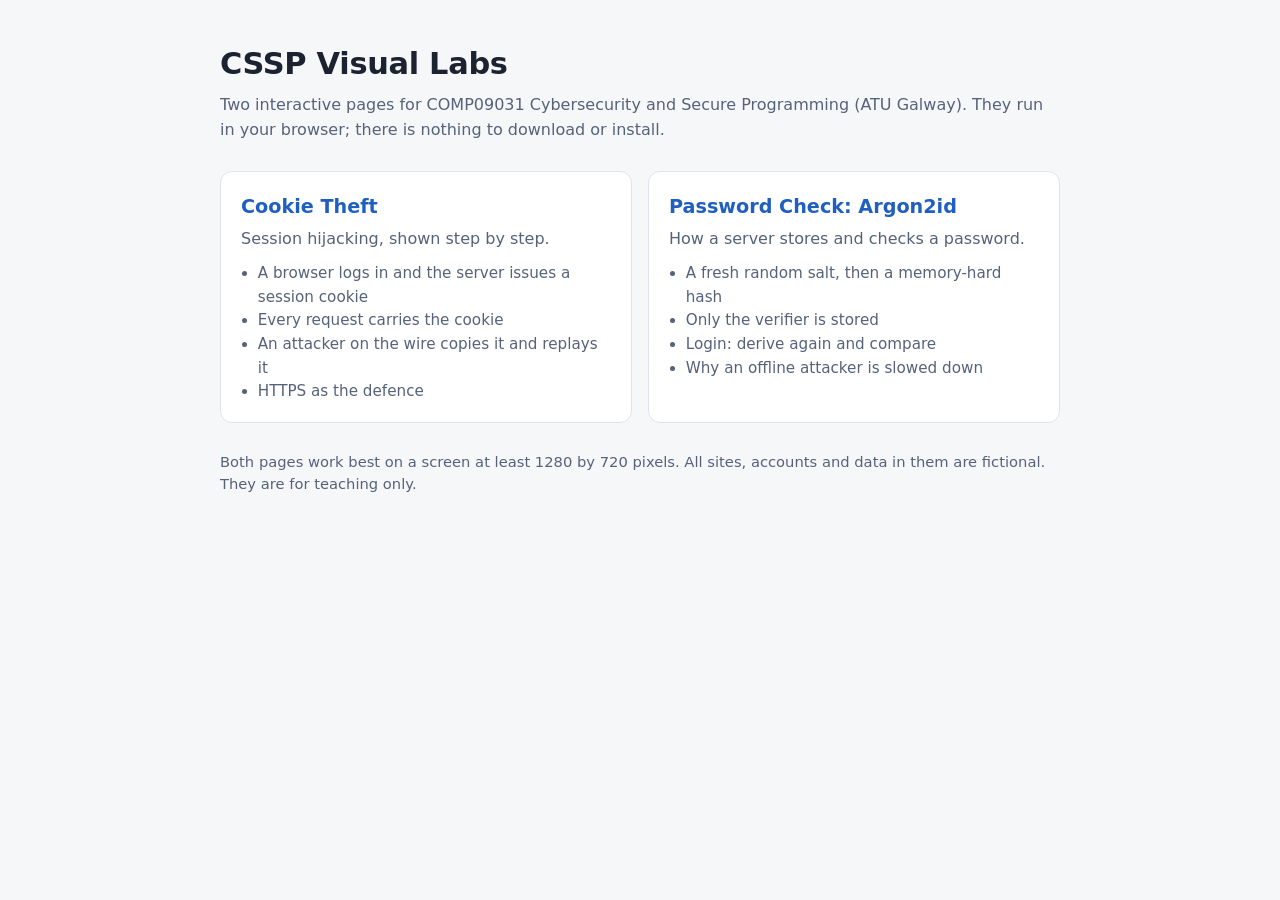
<file: index.html>
<!doctype html>
<html lang="en">
<head>
<meta charset="utf-8">
<meta name="viewport" content="width=device-width, initial-scale=1">
<title>CSSP Visual Labs</title>
<style>
  :root { --bg:#f6f7f9; --card:#ffffff; --text:#1c2330; --muted:#56627a; --line:#dfe3ea; --accent:#1f5fbf; }
  @media (prefers-color-scheme: dark) {
    :root { --bg:#10151d; --card:#171e29; --text:#e8edf5; --muted:#9aa7bd; --line:#2a3445; --accent:#7db2ff; }
  }
  * { box-sizing: border-box; }
  body { margin:0; background:var(--bg); color:var(--text); font:16px/1.55 system-ui,-apple-system,"Segoe UI",Roboto,sans-serif; }
  main { max-width:880px; margin:0 auto; padding:40px 20px 56px; }
  h1 { margin:0 0 6px; font-size:1.9rem; letter-spacing:-.01em; }
  .sub { margin:0 0 28px; color:var(--muted); }
  .grid { display:grid; gap:16px; grid-template-columns:repeat(auto-fit,minmax(300px,1fr)); }
  a.card { display:block; text-decoration:none; color:inherit; background:var(--card); border:1px solid var(--line); border-radius:12px; padding:20px 20px 18px; }
  a.card:hover, a.card:focus-visible { border-color:var(--accent); outline:none; box-shadow:0 0 0 3px color-mix(in srgb, var(--accent) 25%, transparent); }
  a.card h2 { margin:0 0 6px; font-size:1.2rem; color:var(--accent); }
  a.card p { margin:0 0 10px; color:var(--muted); }
  a.card ul { margin:0; padding-left:1.1em; color:var(--muted); font-size:.95rem; }
  .note { margin-top:28px; color:var(--muted); font-size:.92rem; }
</style>
</head>
<body>
<main>
  <h1>CSSP Visual Labs</h1>
  <p class="sub">Two interactive pages for COMP09031 Cybersecurity and Secure Programming (ATU Galway). They run in your browser; there is nothing to download or install.</p>
  <div class="grid">
    <a class="card" href="cookie-theft/">
      <h2>Cookie Theft</h2>
      <p>Session hijacking, shown step by step.</p>
      <ul>
        <li>A browser logs in and the server issues a session cookie</li>
        <li>Every request carries the cookie</li>
        <li>An attacker on the wire copies it and replays it</li>
        <li>HTTPS as the defence</li>
      </ul>
    </a>
    <a class="card" href="argon2id/">
      <h2>Password Check: Argon2id</h2>
      <p>How a server stores and checks a password.</p>
      <ul>
        <li>A fresh random salt, then a memory-hard hash</li>
        <li>Only the verifier is stored</li>
        <li>Login: derive again and compare</li>
        <li>Why an offline attacker is slowed down</li>
      </ul>
    </a>
  </div>
  <p class="note">Both pages work best on a screen at least 1280 by 720 pixels. All sites, accounts and data in them are fictional. They are for teaching only.</p>
</main>
</body>
</html>
</file>
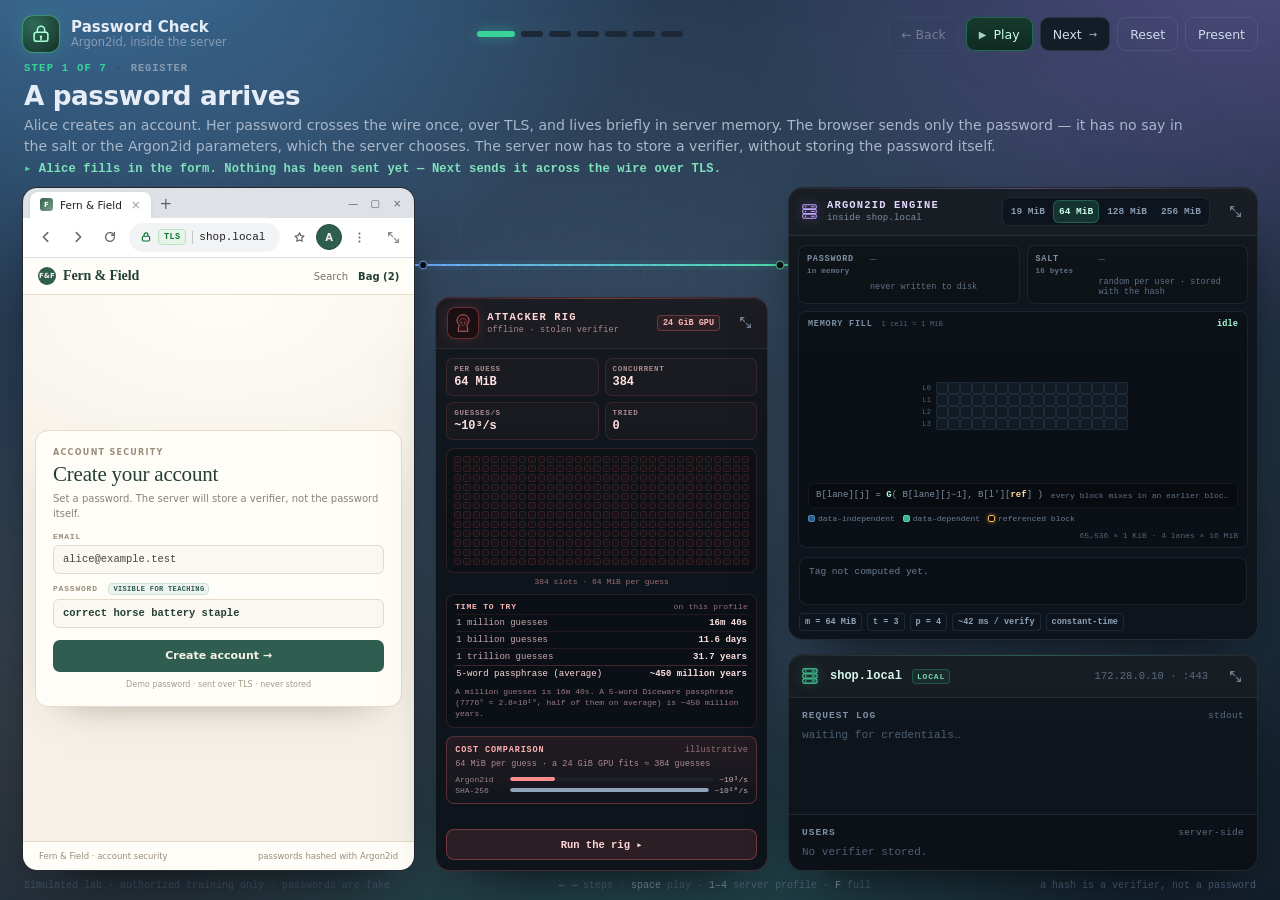
<file: argon2id/index.html>
<!doctype html>
<html lang="en">
<head>
<meta charset="utf-8"/>
<meta name="viewport" content="width=device-width, initial-scale=1"/>
<meta http-equiv="Cache-Control" content="no-store"/>
<title>Password Check · Argon2id</title>
<style>
:root{
  --bg:#070a0f;
  --line:rgba(148,163,184,.14);
  --text:#e6edf6;
  --muted:#8a9bb1;
  --dim:#5a6b80;
  --blue:#5ea0ff;
  --green:#37d399;
  --amber:#f5b34a;
  --red:#ff6b6b;
  --purple:#b48cff;
  --mono:ui-monospace,SFMono-Regular,Menlo,Consolas,"Liberation Mono",monospace;
  --sans:ui-sans-serif,system-ui,-apple-system,"Segoe UI",Roboto,Inter,sans-serif;
  --serif:Georgia,"Iowan Old Style","Times New Roman",serif;
}
*{box-sizing:border-box}
html,body{height:100%}
body{
  margin:0;color:var(--text);font-family:var(--sans);overflow:hidden;
  background:
    radial-gradient(1000px 700px at 6% -10%,rgba(84,166,230,.55),transparent 60%),
    radial-gradient(950px 650px at 100% -4%,rgba(158,120,225,.40),transparent 58%),
    radial-gradient(900px 620px at 50% 118%,rgba(60,195,150,.28),transparent 62%),
    radial-gradient(1100px 720px at 50% 52%,rgba(150,190,230,.22),transparent 72%),
    radial-gradient(700px 500px at 8% 82%,rgba(225,170,110,.14),transparent 70%),
    linear-gradient(155deg,#2a405a 0%,#223448 38%,#1a2a3a 68%,#15222e 100%);
}
body::before{
  content:"";position:fixed;inset:0;z-index:0;pointer-events:none;
  background-image:
    linear-gradient(rgba(148,163,184,.04) 1px,transparent 1px),
    linear-gradient(90deg,rgba(148,163,184,.04) 1px,transparent 1px);
  background-size:46px 46px;
  mask-image:radial-gradient(ellipse 75% 70% at 50% 38%,#000 5%,transparent 78%);
  -webkit-mask-image:radial-gradient(ellipse 75% 70% at 50% 38%,#000 5%,transparent 78%);
}
body::after{
  content:"";position:fixed;inset:0;z-index:0;pointer-events:none;
  background:radial-gradient(1200px 800px at 50% 42%,transparent 45%,rgba(2,5,9,.14) 100%);
}
button{font:inherit;color:inherit;cursor:pointer;border:0;background:none}
button:disabled{cursor:default;opacity:.4}
button:focus-visible{outline:2px solid #7cc7ff;outline-offset:2px}
svg{display:block}
code{font-family:var(--mono)}

.app{position:relative;z-index:1;height:100vh;height:100dvh;max-width:1920px;margin:0 auto;padding:15px 22px 9px;display:flex;flex-direction:column;gap:9px}

/* top bar */
.topbar{display:flex;align-items:center;gap:16px;flex:none}
.brand{display:flex;align-items:center;gap:11px;min-width:250px}
.brand-mark{width:38px;height:38px;border-radius:11px;display:grid;place-items:center;background:radial-gradient(circle at 30% 25%,#2f6b58,#143027);border:1px solid rgba(93,220,170,.5);box-shadow:0 0 26px -8px rgba(55,211,153,.55)}
.brand-text{display:flex;flex-direction:column;line-height:1.15}
.brand-text strong{font-size:15px;font-weight:650;letter-spacing:.005em}
.brand-text span{font-size:11.5px;color:var(--muted)}
.dots{display:flex;gap:6px;margin:0 auto}
.dots button{width:22px;height:6px;border-radius:999px;background:#1d2836;transition:width .2s,background .2s}
.dots button:hover{background:#2c3d51}
.dots button.past{background:#2e4258}
.dots button.on{width:38px;background:var(--green);box-shadow:0 0 12px rgba(55,211,153,.5)}
.controls{display:flex;align-items:center;gap:7px}
.btn{display:inline-flex;align-items:center;gap:7px;height:34px;padding:0 12px;border-radius:9px;background:#131c27;border:1px solid rgba(148,163,184,.18);font-size:12.5px;color:#cfdbea;transition:.15s}
.btn:hover:not(:disabled){background:#182435;border-color:rgba(148,163,184,.32)}
.btn.primary{background:linear-gradient(180deg,#173a2d,#0f2a22);border-color:rgba(55,211,153,.35);color:#c9ffe9}
.btn.primary:hover:not(:disabled){background:linear-gradient(180deg,#1b4636,#113229)}
.btn.ghost{background:transparent}
.btn .ico{font-size:10px;opacity:.8}

/* narration */
.narrator{padding:1px 2px 0;flex:none}
.step-meta{display:flex;align-items:center;gap:8px;font:600 10.5px/1 var(--mono);letter-spacing:.12em;text-transform:uppercase;color:var(--green)}
.step-meta .sep{color:#33465c}
.step-meta #stepTag{color:var(--muted);letter-spacing:.08em}
.narrator h1{margin:7px 0 4px;font-size:clamp(21px,2.05vw,30px);font-weight:650;letter-spacing:-.015em}
.narrator p{margin:0;max-width:1180px;color:#a8b7c9;font-size:clamp(13px,1.1vw,15.5px);line-height:1.5}
.narrator .cue{margin:4px 0 0;max-width:1180px;color:#7fe2bd;font:600 clamp(10.5px,.95vw,12.5px)/1.4 var(--mono);letter-spacing:.01em;min-height:1.2em}
.narrator .cue::before{content:"▸ ";color:#48d6a2}
.narrator.swap .step-meta,.narrator.swap h1,.narrator.swap p,.narrator.swap .cue{animation:rise .32s ease-out}
@keyframes rise{from{opacity:0;transform:translateY(4px)}to{opacity:1;transform:none}}

/* server config controls */
.seg{display:flex;gap:2px;padding:3px;background:#0d141d;border:1px solid var(--line);border-radius:9px}
.seg button{height:26px;padding:0 9px;border-radius:6px;font:600 10.5px var(--mono);color:var(--muted);transition:.15s}
.seg button:hover{color:#cfe0f3}
.seg button.on{background:#182535;color:#a7ffd8;box-shadow:inset 0 1px 0 rgba(255,255,255,.05)}
.eng-head .seg{margin-left:auto;padding:2px;border-radius:7px;flex:none}
.eng-head .seg button{height:23px;padding:0 6px;font-size:9.5px}
.eng-head .seg button.on{background:rgba(55,211,153,.16);color:#c9ffe9;box-shadow:inset 0 0 0 1px rgba(55,211,153,.3)}
.server-config{flex:none;display:flex;flex-direction:column;gap:5px;padding:8px 11px;border-bottom:1px solid var(--line);background:rgba(0,0,0,.18)}
.cfg-top{display:flex;align-items:center;justify-content:space-between;gap:8px;flex-wrap:wrap}
.cfg-label{font:600 8.5px var(--mono);letter-spacing:.1em;text-transform:uppercase;color:#7fe2bd;white-space:nowrap}
.cfg-note{font:8px/1.4 var(--mono);color:#5f7187}
.server-config .seg{padding:2px;border-radius:7px}
.server-config .seg button{height:23px;padding:0 6px;font-size:9.5px}
.server-config .seg button.on{background:rgba(55,211,153,.16);color:#c9ffe9;box-shadow:inset 0 0 0 1px rgba(55,211,153,.3)}

/* stage */
.stage{position:relative;flex:1;min-height:0;display:grid;grid-template-columns:minmax(0,1fr) clamp(300px,26vw,380px) clamp(470px,34vw,540px);gap:20px}
.wires{position:absolute;inset:0;width:100%;height:100%;overflow:visible;pointer-events:none;z-index:0}
.wire-flow{animation:flow 3.2s linear infinite}
@keyframes flow{to{stroke-dashoffset:-28}}

.card{position:relative;z-index:1;display:flex;flex-direction:column;min-height:0;overflow:hidden;border-radius:15px;border:1px solid var(--line);background:linear-gradient(180deg,rgba(255,255,255,.035),rgba(255,255,255,.012) 40%),#0b1118;box-shadow:0 22px 60px -30px #000,inset 0 1px 0 rgba(255,255,255,.04)}
.card::before{content:"";position:absolute;inset:0 0 auto;height:1px;background:linear-gradient(90deg,transparent,rgba(94,160,255,.5),transparent);opacity:.65}
.browser::before{display:none}
.server::before{background:linear-gradient(90deg,transparent,rgba(55,211,153,.5),transparent)}
.engine::before{background:linear-gradient(90deg,transparent,rgba(180,140,255,.55),transparent)}

.chrome{display:flex;align-items:center;gap:10px;padding:9px 11px;border-bottom:1px solid var(--line);background:rgba(255,255,255,.018);flex:none}
.srv-glyph{width:20px;height:20px;flex:none;color:#48d6a2;fill:none;stroke:currentColor;stroke-width:1.3;stroke-linecap:round;filter:drop-shadow(0 0 6px rgba(55,211,153,.35))}
.srv-glyph circle{fill:currentColor;stroke:none}
.srv-name{font:600 12px var(--mono);color:#d7f7ea}
.srv-local{font:600 8px var(--mono);letter-spacing:.1em;text-transform:uppercase;color:#6fd6ae;border:1px solid rgba(55,211,153,.25);background:rgba(55,211,153,.08);border-radius:4px;padding:2px 4px}
.srv-meta{margin-left:auto;font:10.5px var(--mono);color:var(--dim)}

/* browser chrome — light, like Chrome */
.tabstrip{display:flex;align-items:center;gap:5px;height:30px;padding:4px 7px 0;background:#dee1e6;flex:none}
.tab{display:flex;align-items:center;gap:7px;height:26px;padding:0 10px;border-radius:8px 8px 0 0;background:#fff;color:#202124;font:500 10.5px var(--sans);max-width:240px;box-shadow:0 1px 3px rgba(60,64,67,.12)}
.tab-fav{width:13px;height:13px;flex:none;border-radius:3px;background:linear-gradient(135deg,#2f5d50,#7da184);display:grid;place-items:center;font:700 7px var(--sans);color:#fff}
.tab-title{overflow:hidden;text-overflow:ellipsis;white-space:nowrap}
.tab-close{opacity:.6;font-size:12px;line-height:1;margin-left:2px;color:#5f6368}
.newtab{width:20px;height:20px;border-radius:5px;display:grid;place-items:center;color:#5f6368;font-size:15px;margin-bottom:2px}
.newtab:hover{background:rgba(60,64,67,.08)}
.win-controls{margin-left:auto;display:flex;align-items:center;gap:2px;margin-bottom:2px}
.win-controls span{width:20px;height:18px;display:grid;place-items:center;color:#5f6368;font-size:10px;border-radius:4px}
.win-controls span:last-child:hover{background:#fce8e6;color:#d93025}
.browser-toolbar{display:flex;align-items:center;gap:6px;height:40px;padding:0 10px;background:#fff;border-bottom:1px solid #dadce0;flex:none}
.nav-btn{width:26px;height:26px;flex:none;border-radius:50%;display:grid;place-items:center;color:#5f6368}
.nav-btn:hover{background:#f1f3f4}
.urlbar{flex:1;min-width:0;height:29px;display:flex;align-items:center;gap:6px;padding:0 10px;border-radius:15px;background:#f1f3f4;border:1px solid #f1f3f4;font:11px var(--mono);color:#202124}
.urlbar:hover{border-color:#dadce0;background:#fff}
.url-text{overflow:hidden;text-overflow:ellipsis;white-space:nowrap;color:#202124}
.url-sep{width:1px;height:13px;background:#c4c7c5;flex:none}
.urlbar .badge{margin-left:0}
.locksm{flex:none;color:#137333}
.badge{padding:2px 5px;border-radius:4px;font:600 8.5px var(--mono);letter-spacing:.04em;white-space:nowrap}
.badge.secure{color:#137333;background:#e6f4ea;border:1px solid #b7e1c1}
.toolbar-right{display:flex;align-items:center;gap:4px;flex:none}
.tool-ico{width:26px;height:26px;border-radius:50%;display:grid;place-items:center;color:#5f6368}
.tool-ico:hover{background:#f1f3f4}
.avatar{width:26px;height:26px;flex:none;border-radius:50%;display:grid;place-items:center;font:700 10px var(--sans);color:#f6f1e8;background:#2f5d50;border:1px solid #24493f}

/* light shop inside the browser */
.browser-body{flex:1;min-height:0;overflow:auto;background:#f6f1e8;container-type:inline-size;display:flex;flex-direction:column}
.page{flex:1 0 auto;display:flex;flex-direction:column;background:#f6f1e8;color:#2b2822}
.shop{flex:1 0 auto;display:flex;flex-direction:column;background:#f6f1e8;color:#2b2822;font-family:var(--sans)}
.shop-head{display:flex;align-items:center;gap:14px;padding:9px 15px;background:#fffdf8;border-bottom:1px solid #e6dccb;flex:none;font-size:10px}
.shop-logo{display:flex;align-items:center;gap:7px;font-family:var(--serif);font-size:14px;font-weight:700;letter-spacing:-.01em;color:#243f36;white-space:nowrap}
.shop-mark{width:18px;height:18px;border-radius:50%;background:#2f5d50;color:#f6f1e8;display:grid;place-items:center;font:700 7px var(--sans);letter-spacing:.02em;flex:none}
.shop-nav{display:flex;gap:12px;color:#7b7265;white-space:nowrap}
.shop-nav .on{color:#243f36;font-weight:650;border-bottom:1px solid #2f5d50;padding-bottom:1px}
.shop-actions{margin-left:auto;display:flex;align-items:center;gap:10px;color:#7b7265;white-space:nowrap}
.shop-actions .bag{color:#243f36;font-weight:650}
.shop-foot{margin-top:auto;display:flex;justify-content:space-between;gap:14px;padding:9px 16px;background:#fffdf8;border-top:1px solid #e6dccb;font-size:8.5px;color:#9a8d7a}
.eyebrow{display:block;margin-bottom:5px;font:650 8px var(--sans);letter-spacing:.16em;text-transform:uppercase;color:#9a8d7a}
.auth-page{flex:1;display:flex;flex-direction:column;align-items:center;justify-content:center;padding:20px;background:radial-gradient(520px 300px at 50% 0%,#fffdf8,transparent 75%)}
.auth-card{width:min(310px,94%);background:#fffdf8;border:1px solid #e6dccb;border-radius:13px;padding:17px;box-shadow:0 20px 40px -30px rgba(60,45,25,.55);text-align:left}
.auth-card.status-card{text-align:center;display:flex;flex-direction:column;align-items:center}
.auth-card h3{margin:2px 0 4px;font-family:var(--serif);font-weight:500;font-size:21px;letter-spacing:-.01em;color:#243f36}
.auth-sub{margin:0 0 11px;font-size:10px;line-height:1.5;color:#8a8174}
.field-label{display:block;margin:9px 0 4px;font:650 8px var(--mono);letter-spacing:.1em;text-transform:uppercase;color:#9a8d7a}
.vis-tag{display:inline-block;margin-left:5px;padding:1px 4px;border-radius:4px;font:600 7px var(--mono);letter-spacing:.05em;text-transform:uppercase;color:#2f5d50;background:#edf3ee;border:1px solid #cfe0d8;vertical-align:middle}
.field{min-height:29px;display:flex;align-items:center;padding:0 9px;border-radius:6px;background:#fbf8f2;border:1px solid #e4dbcb;font:10.5px var(--mono);color:#4a443a;word-break:break-word}
.field.pw{color:#243f36;font-weight:600;line-height:1.35;padding-top:5px;padding-bottom:5px}
.field.pw.bad{color:#a33a2f;background:#fdf0ed;border-color:#e9bdb5}
.auth-btn{margin-top:12px;width:100%;height:32px;border-radius:7px;display:flex;align-items:center;justify-content:center;gap:7px;font-size:11px;font-weight:650;color:#f6f1e8;background:#2f5d50;cursor:pointer;transition:background .15s,transform .1s}
.auth-btn:hover{background:#386c5d}
.auth-btn:active{transform:translateY(1px)}
.auth-btn.ghost{background:#edf3ee;color:#2f5d50;border:1px solid #cfe0d8}
.auth-btn.ghost:hover{background:#e2ece4}
.auth-tiny{margin:8px 0 0;text-align:center;font-size:8px;color:#a59a8a}
.spinner{width:22px;height:22px;border-radius:50%;border:2px solid rgba(47,93,80,.18);border-top-color:#2f5d50;animation:spin .8s linear infinite}
.spinner.sm{width:12px;height:12px;border-width:2px}
@keyframes spin{to{transform:rotate(360deg)}}
.auth-icon{width:36px;height:36px;border-radius:50%;display:grid;place-items:center;margin-bottom:9px}
.auth-icon.ok{background:#e6f4ea;color:#137333}
.auth-icon.bad{background:#fce8e6;color:#c5221f}
.auth-chip{display:inline-flex;align-items:center;gap:5px;margin-top:3px;padding:3px 7px;border-radius:5px;font:600 8.5px var(--mono);color:#137333;background:#e6f4ea;border:1px solid #b7e1c1}
.auth-attempt{width:100%;margin-top:9px;padding:6px 8px;border-radius:6px;background:#f7f2e9;border:1px solid #e8dfd0;font:9px/1.5 var(--mono);color:#6f675b;word-break:break-all;text-align:left}
.auth-attempt b{color:#a33a2f;font-weight:600}
.auth-stats{display:flex;flex-wrap:wrap;justify-content:center;gap:5px;margin-top:10px}
.auth-stats span{font:600 8px var(--mono);color:#2f5d50;background:#edf3ee;border:1px solid #d6e4dc;border-radius:4px;padding:3px 5px}
.auth-card .auth-btn{margin-top:12px}
.auth-card .auth-tiny{display:block}

/* mid: the Argon2id engine */
.mid{position:relative;z-index:1;min-height:0;display:flex;flex-direction:column;padding-top:110px}
.engine{flex:1;min-height:0;display:flex;flex-direction:column}
.eng-head{flex:none;display:flex;align-items:center;gap:8px;padding:9px 11px;border-bottom:1px solid var(--line);background:rgba(255,255,255,.018)}
.eng-glyph{width:19px;height:19px;flex:none;color:#c1a5ff;fill:none;stroke:currentColor;stroke-width:1.3;stroke-linecap:round;filter:drop-shadow(0 0 6px rgba(180,140,255,.4))}
.eng-glyph circle{fill:currentColor;stroke:none}
.eng-title{display:flex;flex-direction:column;gap:2px;font:700 10.5px var(--mono);letter-spacing:.11em;text-transform:uppercase;color:#e2d7ff}
.eng-title span{font:500 9px var(--mono);letter-spacing:.02em;text-transform:none;color:#7d8fa5}
.eng-badge{margin-left:auto;padding:2px 5px;border-radius:4px;border:1px solid rgba(180,140,255,.3);background:rgba(180,140,255,.08);font:600 9px var(--mono);color:#c9b6ff;white-space:nowrap}
.eng-body{flex:1;min-height:0;overflow:auto;padding:9px;display:flex;flex-direction:column;gap:7px}
.io-grid{display:grid;grid-template-columns:1fr 1fr;gap:7px}
.io{display:grid;grid-template-columns:56px minmax(0,1fr);gap:2px 7px;padding:6px 8px;border:1px solid rgba(148,163,184,.12);border-radius:8px;background:rgba(0,0,0,.16)}
.io-k{font:600 8.5px var(--mono);letter-spacing:.09em;text-transform:uppercase;color:#7d8fa5;padding-top:2px}
.io-k .io-tag{display:block;margin-top:3px;font-size:7.5px;letter-spacing:.03em;text-transform:none;color:#5f7187}
.io-v{font:10.5px/1.45 var(--mono);color:#d9e8f7;word-break:break-all}
.io-v.muted{color:#4e5f73}
.io-v.bad{color:#ff9b9b}
.io-n{grid-column:2;font:8.5px var(--mono);color:#5f7187}
.mem{--cell:14px;flex:1;min-height:auto;display:flex;flex-direction:column;padding:7px 9px;border:1px solid rgba(148,163,184,.12);border-radius:8px;background:rgba(0,0,0,.16);transition:border-color .2s,box-shadow .2s}
.mem.ok{border-color:rgba(55,211,153,.42);box-shadow:0 0 22px -9px rgba(55,211,153,.55)}
.mem.bad{border-color:rgba(255,107,107,.46);box-shadow:0 0 22px -9px rgba(255,107,107,.6)}
.mem-head{display:flex;justify-content:space-between;gap:6px;margin-bottom:7px;font:600 8.5px var(--mono);letter-spacing:.09em;color:#7d8fa5}
.mem-head #passLabel{color:#a7ffd8;letter-spacing:.02em;text-align:right}
.mem-head em{font-style:normal;font-weight:500;font-size:7px;letter-spacing:.03em;text-transform:none;color:#4f6479;margin-left:3px}
/* never shrink below the grid itself: --rows / --bgap are set per profile by buildGrid() */
.mem-wrap{flex:1;min-height:calc(var(--rows,4) * var(--cell) + var(--bgap,0px) + 2px);display:flex;flex-direction:column;gap:8px;align-items:center;justify-content:center;overflow:auto}
.mem-bank{display:flex;align-items:center;justify-content:center;gap:4px;flex:none}
.lanes{display:grid;gap:0;width:14px;grid-auto-rows:var(--cell);font:7px var(--mono);color:#4f6479;align-items:center;text-align:right;letter-spacing:.02em}
.lanes span{line-height:1;padding-right:1px}
.mem-grid{flex:none;display:grid;grid-template-columns:repeat(16,var(--cell));grid-auto-rows:var(--cell);gap:0}
.cell{background:#121a24;border:1px solid #1f2c3a;border-radius:2px;transition:background .16s,border-color .16s,box-shadow .16s}
.cell.on{background:#1d6b58;border-color:#2d9479}
.cell.on.i{background:#2f5d8a;border-color:#4a86b8}
.cell.on.p2{background:#2a9a78;border-color:#3fc094}
.cell.on.p3{background:#37b58a;border-color:#53d6a8}
.cell.on.p4{background:#45cf9c;border-color:#6ee8ba}
.cell.now{border-color:#e3fff3;box-shadow:0 0 8px rgba(167,255,216,.95);animation:ignite .22s ease-out;position:relative;z-index:1}
@keyframes ignite{from{transform:scale(1.45)}to{transform:scale(1)}}
.cell.ref{border-color:#f5b34a;box-shadow:0 0 7px rgba(245,179,74,.75);position:relative;z-index:1}
.mem.bad .cell.on{background:#5e2228;border-color:#a8444d}
.mem.bad .cell.now{box-shadow:0 0 8px rgba(255,143,143,.95);border-color:#ffd0d0}
.mem-formula{flex:none;margin-top:7px;padding:5px 7px;border-radius:5px;background:rgba(0,0,0,.22);border:1px solid rgba(148,163,184,.08);font:9px/1.4 var(--mono);color:#7d8fa5;min-height:24px;display:flex;align-items:center;gap:8px;white-space:nowrap;overflow:hidden}
.mem-formula b{color:#a7ffd8;font-weight:600}
.mem-formula .r{color:#ffd79a;font-weight:600}
.mem-formula .ph{margin-left:auto;min-width:0;overflow:hidden;text-overflow:ellipsis;color:#5f7187;font-size:8px}
.mem-legend{display:flex;flex-wrap:wrap;align-items:center;gap:8px;margin-top:6px;font:8px var(--mono);color:#6b7e93}
.sw{display:inline-block;width:7px;height:7px;margin-right:3px;border-radius:2px;vertical-align:middle}
.sw.i{background:#2f5d8a;border:1px solid #4a86b8}
.sw.d{background:#37b58a;border:1px solid #53d6a8}
.sw.r{background:transparent;border:1px solid #f5b34a;box-shadow:0 0 4px rgba(245,179,74,.6)}
.mem-total{margin-left:auto;color:#4f6479;white-space:nowrap}
.out{flex:none;min-height:48px;max-height:150px;overflow:auto;margin:0 10px 8px;padding:8px 9px;border:1px solid rgba(148,163,184,.12);border-radius:8px;background:rgba(0,0,0,.16);display:flex;flex-direction:column;gap:5px}
.out-empty{display:flex;align-items:center;gap:7px;font:9.5px var(--mono);color:#6b7e93}
.out-k{display:flex;justify-content:space-between;gap:6px;font:600 8.5px var(--mono);letter-spacing:.09em;text-transform:uppercase;color:#7d8fa5}
.out-k span{color:#a7ffd8;letter-spacing:.02em;text-align:right}
.out-k span.bad{color:#ff9b9b}
.taghex{padding:5px 6px;border:1px solid rgba(148,163,184,.09);border-radius:5px;background:#060c10;font:10px/1.5 var(--mono);color:#d9ffe9;word-break:break-all}
.taghex.phc{font-size:9px;color:#8fa3b8}
.phc-salt{color:#9ac9ff}
.phc-tag{color:#a7ffd8}
.out-n{font:8.5px var(--mono);color:#5f7187}
.cmp-k{display:flex;justify-content:space-between;font:600 7.5px var(--mono);letter-spacing:.09em;text-transform:uppercase;color:#5f7187;margin-top:1px}
.cmp-k i{font-style:normal;color:#7d8fa5;letter-spacing:.02em;text-transform:none}
.bytes{display:grid;grid-template-columns:repeat(32,minmax(0,1fr));gap:1px}
.byte{height:15px;display:grid;place-items:center;border-radius:2px;font:8px var(--mono);color:#9fb3c8;background:#0f161e;border:1px solid rgba(148,163,184,.1);transition:background .12s,color .12s,border-color .12s}
.bytes.stored .byte{color:#b8c9db}
.byte.pend{color:#3f5063;border-color:rgba(148,163,184,.06)}
.byte.eq{color:#d9ffe9;background:rgba(55,211,153,.22);border-color:rgba(55,211,153,.5)}
.byte.ne{color:#ffd6d6;background:rgba(255,107,107,.22);border-color:rgba(255,107,107,.5)}
.byte.chk{box-shadow:0 0 6px rgba(226,215,255,.9);border-color:#e2d7ff}
.match{padding:3px 6px;border-radius:4px;font:8.5px var(--mono);transition:opacity .2s}
.match.ok{color:#a7ffd8;background:rgba(55,211,153,.08);border:1px solid rgba(55,211,153,.2)}
.match.bad{color:#ffb4b4;background:rgba(255,107,107,.08);border:1px solid rgba(255,107,107,.25)}
.match.wait{color:#8fa3b8;background:rgba(148,163,184,.05);border:1px solid rgba(148,163,184,.12)}
.cracker .fill{transition:width .8s cubic-bezier(.2,.7,.3,1)}
.cracker.hot{border-color:rgba(255,107,107,.55);box-shadow:0 0 30px -10px rgba(255,107,107,.65)}
.eng-foot{flex:none;display:flex;flex-wrap:wrap;gap:5px;padding:0 10px 8px}
.chip{padding:3px 5px;border:1px solid var(--line);border-radius:4px;background:#0d141d;font:600 8.5px var(--mono);color:#8fa3b8;white-space:nowrap}
.cracker{flex:none;display:flex;gap:8px;margin:0 10px 10px;padding:8px;border:1px solid rgba(255,107,107,.28);border-radius:8px;background:linear-gradient(180deg,rgba(255,107,107,.09),rgba(255,107,107,.02))}
.cracker[hidden]{display:none}
.crack-icon{width:28px;height:28px;flex:none;border-radius:8px;display:grid;place-items:center;background:#1a0f13;border:1px solid rgba(255,107,107,.35);color:#ff8f8f}
.crack-icon svg{width:20px;height:20px}
.crack-body{flex:1;min-width:0;display:flex;flex-direction:column;gap:3px}
.crack-title{display:flex;justify-content:space-between;gap:6px;font:700 8.5px var(--mono);letter-spacing:.1em;text-transform:uppercase;color:#ffb4b4}
.crack-title span{font-weight:500;letter-spacing:.02em;text-transform:none;color:#9c6f76}
.crack-line{font:8.5px/1.45 var(--mono);color:#a88a8f}
.crack-bars{display:flex;flex-direction:column;gap:2px;margin-top:2px}
.cbar{display:grid;grid-template-columns:50px minmax(0,1fr) auto;gap:5px;align-items:center;font:8px var(--mono);color:#9c8489}
.cbar .track{height:4px;border-radius:99px;background:#1a212b;overflow:hidden}
.cbar .fill{display:block;height:100%;border-radius:99px}
.cbar.argon .fill{width:22%;background:#ff8f8f}
.cbar.sha .fill{width:100%;background:#8fa3b8}
.cbar em{font-style:normal;color:#c9b0b3;white-space:nowrap}

/* server */
.srv-body{flex:1;min-height:0;display:flex;flex-direction:column}
.srv-section{display:flex;flex-direction:column;min-height:0;padding:12px 13px}
.srv-section + .srv-section{border-top:1px solid var(--line)}
.srv-section.logs{flex:1}
.srv-label{display:flex;justify-content:space-between;margin-bottom:8px;font:600 9.5px var(--mono);letter-spacing:.11em;color:#7d8fa5}
.srv-label .muted{color:var(--dim);font-weight:400;letter-spacing:.03em}
.srv-log{flex:1;min-height:0;overflow:auto;display:flex;flex-direction:column;gap:9px;padding-right:4px}
.srv-empty{font:11px var(--mono);color:#4e5f73}
.log-entry{padding-left:9px;border-left:2px solid transparent}
.log-line{display:flex;align-items:center;gap:7px;white-space:nowrap;font:11.5px/1.5 var(--mono)}
.lt{font-size:10.5px;color:#52657b}
.lm{padding:2px 5px;border-radius:4px;font-size:9.5px;font-weight:700;letter-spacing:.03em}
.lm.post{color:#ffd79a;background:rgba(245,179,74,.12)}
.lm.get{color:#a9d1ff;background:rgba(94,160,255,.12)}
.lm.set{color:#a7ffd8;background:rgba(55,211,153,.12)}
.lm.crypto{color:#d6c6ff;background:rgba(180,140,255,.12)}
.lp{color:#c3d2e3;overflow:hidden;text-overflow:ellipsis}
.ls{margin-left:auto;padding-left:6px;font-size:10.5px;color:#7fe2bd}
.log-sub{padding-left:1px;font:10.5px/1.5 var(--mono);color:#70849b}
.log-sub .hi{color:#ffb4b4}
.log-sub .ok{color:#8be3c3}
.srv-section.store{flex:none;background:rgba(0,0,0,.16);max-height:44%}
.db-empty{font:11px var(--mono);color:#4e5f73}
.db-row{display:flex;flex-direction:column;gap:5px;padding:8px;border:1px solid rgba(55,211,153,.18);border-radius:8px;background:rgba(55,211,153,.045)}
.db-user{display:flex;align-items:center;justify-content:space-between;gap:8px;font:600 11px var(--mono);color:#d7f7ea}
.db-badge{padding:2px 4px;border-radius:4px;border:1px solid rgba(55,211,153,.25);background:rgba(55,211,153,.1);font:600 8px var(--mono);letter-spacing:.05em;color:#a7ffd8}
.db-phc{padding:6px;border:1px solid rgba(148,163,184,.1);border-radius:6px;background:#070c12;font:9px/1.5 var(--mono);color:#8fa3b8;word-break:break-all}
.db-meta{font:9px var(--mono);color:#5f7a70}
.db-plain{font:9px var(--mono);color:#ff9b9b}

/* packets */
.packet{position:absolute;top:0;left:0;z-index:20;display:flex;flex-direction:column;align-items:flex-start;gap:3px;padding:7px 9px;border-radius:9px;font:600 10.5px/1.3 var(--mono);white-space:nowrap;pointer-events:none;will-change:transform;box-shadow:0 14px 34px -12px #000}
.packet.tls{color:#e2d7ff;background:rgba(29,21,52,.97);border:1px solid rgba(180,140,255,.55);box-shadow:0 0 26px -8px rgba(180,140,255,.5),0 14px 34px -12px #000}
.pkt-row{display:flex;align-items:center;gap:6px;white-space:nowrap}
.pkt-row.sub{font-size:10px;font-weight:500;opacity:.96}
.pkt-tag{padding:1px 4px;border-radius:3px;background:rgba(180,140,255,.2);color:#e2d7ff;font-size:8.5px;font-weight:700;letter-spacing:.06em}
.pkt-tag.bad{background:rgba(255,107,107,.2);color:#ffd6d6}
.packet .lock{color:#c9b6ff}
.packet .cipher{color:#a99ad0}
.pkt-tag.ok{background:rgba(55,211,153,.22);color:#c9ffe9}
.packet.resp{color:#c9ffe9;background:rgba(10,30,23,.97);border:1px solid rgba(55,211,153,.55);box-shadow:0 0 26px -8px rgba(55,211,153,.5),0 14px 34px -12px #000}
.packet.resp.bad{color:#ffd6d6;background:rgba(38,15,17,.97);border-color:rgba(255,107,107,.6);box-shadow:0 0 26px -8px rgba(255,107,107,.5),0 14px 34px -12px #000}
.packet.steal{color:#ffd6d6;background:rgba(38,15,17,.97);border:1px solid rgba(255,107,107,.62);box-shadow:0 0 26px -8px rgba(255,107,107,.55),0 14px 34px -12px #000}
.packet.resp .lock,.packet.steal .lock{color:#ffb4b4}

.footer{flex:none;display:flex;justify-content:space-between;flex-wrap:wrap;gap:4px 14px;padding:0 2px;font:10px var(--mono);color:#42536a}
.footer .r{color:#4c6079}
.footer .keys{color:#4c6079}
.footer b{color:#7d90a6;font-weight:500}

.flash{animation:flashpulse .9s ease-out 1}
@keyframes flashpulse{0%{box-shadow:0 0 0 0 rgba(94,160,255,.55)}100%{box-shadow:0 0 0 13px rgba(94,160,255,0)}}
.log-entry.flash,.db-row.flash{animation:flashbg .9s ease-out 1;border-radius:4px}
@keyframes flashbg{0%{background:rgba(94,160,255,.18)}100%{background:transparent}}

@media (max-height:820px){
  .eng-body{gap:5px;padding:8px}
  .io{padding:6px 8px}
  .io-n{display:none}
  .mem{padding:6px 8px}
  .mem{--cell:13px}
  .mem-legend{margin-top:4px;font-size:7.5px}
  .eng-foot{display:none}
  .out{margin:0 8px 7px;max-height:140px}
  .cracker{margin:0 8px 8px;padding:7px}
}
@media (max-width:1320px){
  .mem{--cell:12px}
  .mem-wrap{gap:4px}
}
/* short screens: keep the grid and the comparison; drop the supplementary lines */
@media (max-height:790px) and (min-width:1261px){
  .mid{padding-top:100px}
  .mem{--cell:11px}
  .mem-formula{display:none}
  .io-k .io-tag{display:none}
  .out{max-height:118px;gap:4px;padding:7px 9px}
  .byte{height:13px;font-size:7.5px}
  .crack-bars{display:none}
  .cracker{padding:6px 8px}
}

/* server column: engine lives with the server */
.server-col{position:relative;z-index:1;display:flex;flex-direction:column;gap:14px;min-height:0}
.server-col .engine{flex:2.1}
.server-col .server{flex:1}

/* attacker GPU rig (center) */
.attacker-rig{flex:1;min-height:0;display:flex;flex-direction:column;border-color:rgba(255,107,107,.22)}
.attacker-rig::before{background:linear-gradient(90deg,transparent,rgba(255,107,107,.55),transparent)}
.rig-head{flex:none;display:flex;align-items:center;gap:8px;padding:9px 11px;border-bottom:1px solid var(--line);background:rgba(255,107,107,.035)}
.rig-icon{width:32px;height:32px;flex:none;border-radius:8px;display:grid;place-items:center;background:#1a0f13;border:1px solid rgba(255,107,107,.35);box-shadow:0 0 18px -8px rgba(255,107,107,.7)}
.rig-icon svg{width:22px;height:22px}
.rig-title{display:flex;flex-direction:column;gap:2px;font:700 10.5px var(--mono);letter-spacing:.11em;text-transform:uppercase;color:#ffd6d6}
.rig-title span{font:500 8.5px var(--mono);letter-spacing:.02em;text-transform:none;color:#a88a8f}
.rig-badge{margin-left:auto;padding:2px 5px;border:1px solid rgba(255,107,107,.3);border-radius:4px;background:rgba(255,107,107,.08);font:600 8.5px var(--mono);color:#ffb4b4;white-space:nowrap}
.rig-body{flex:1;min-height:0;overflow:auto;display:flex;flex-direction:column;gap:8px;padding:9px 10px 10px}
.rig-stats{display:grid;grid-template-columns:1fr 1fr;gap:6px}
.rig-stats>div{padding:6px 7px;border:1px solid rgba(255,107,107,.14);border-radius:7px;background:rgba(255,107,107,.035);display:flex;flex-direction:column;gap:2px}
.rig-stats span{font:600 7.5px var(--mono);letter-spacing:.09em;color:#a88a8f}
.rig-stats b{font:600 12px var(--mono);color:#ffe1e1;letter-spacing:-.01em}
.gpu-wrap{flex:none}
.gpu-grid{display:grid;grid-template-columns:repeat(32,1fr);gap:2px;padding:7px;border:1px solid rgba(255,107,107,.15);border-radius:8px;background:rgba(0,0,0,.18)}
.gpu-slot{aspect-ratio:1;border-radius:1.5px;background:#1a1215;border:1px solid #342026;transition:background .1s,border-color .1s,box-shadow .1s}
.gpu-slot.off{opacity:.16}
.gpu-slot.hot{background:#ff6b6b;border-color:#ffc9c9;box-shadow:0 0 5px rgba(255,107,107,.85)}
.gpu-note{margin-top:4px;text-align:center;font:8px var(--mono);color:#9c6f76}
.rig-scale{flex:none;padding:7px 8px;border:1px solid rgba(255,107,107,.14);border-radius:8px;background:rgba(0,0,0,.16)}
.scale-title{display:flex;justify-content:space-between;gap:6px;margin-bottom:3px;font:700 8px var(--mono);letter-spacing:.1em;text-transform:uppercase;color:#ffb4b4}
.scale-title span{font-weight:500;letter-spacing:.02em;text-transform:none;color:#9c6f76}
.scale-row{display:flex;justify-content:space-between;gap:6px;padding:3px 1px;border-top:1px solid rgba(255,107,107,.09);font:9px var(--mono);color:#c9a7ac}
.scale-row b{color:#ffe1e1;font-weight:600;text-align:right;white-space:nowrap}
.scale-row.strong{border-top-color:rgba(255,107,107,.24);color:#ffd6d6}
.scale-note{margin-top:4px;font:8px/1.4 var(--mono);color:#9c7a80}
.attacker-rig .cracker{margin:0}
.rig-run{flex:none;margin:0 10px 10px;height:31px;border-radius:8px;border:1px solid rgba(255,107,107,.35);background:rgba(255,107,107,.12);color:#ffd6d6;font:600 10.5px var(--mono)}
.rig-run:hover{background:rgba(255,107,107,.2)}

/* enlarge panels */
.expand-btn{width:24px;height:24px;flex:none;border-radius:6px;display:grid;place-items:center;border:1px solid transparent;background:transparent;color:#8fa3b8;opacity:.75;transition:.15s;margin-left:4px}
.expand-btn:hover{opacity:1;background:rgba(255,255,255,.08)}
.expand-btn.light{color:#5f6368}
.expand-btn.light:hover{background:#f1f3f4}
.expand-backdrop{position:fixed;inset:0;z-index:90;background:rgba(4,8,14,.60);backdrop-filter:blur(6px);-webkit-backdrop-filter:blur(6px);animation:fadeIn .2s ease-out}
.expand-hint{position:absolute;left:50%;bottom:14px;transform:translateX(-50%);font:10px var(--mono);color:#a8b7c9;background:rgba(8,13,20,.72);border:1px solid var(--line);padding:6px 10px;border-radius:99px;pointer-events:none;white-space:nowrap}
.card.expanded{position:fixed;inset:3vh 3vw;z-index:100;width:auto;height:auto;max-width:none;border-radius:18px;box-shadow:0 40px 120px -30px #000;animation:expandIn .25s ease-out}
body.expanding{overflow:hidden}
body.expanding .wires,body.expanding .packet{opacity:0}
@keyframes expandIn{from{opacity:.4;transform:scale(.97)}to{opacity:1;transform:none}}
@keyframes fadeIn{from{opacity:0}to{opacity:1}}

@media (prefers-reduced-motion:reduce){
  *{animation-duration:.001s !important;transition-duration:.001s !important}
  /* continuous animations stop outright (a .001 s infinite loop would restart 1000 times a second);
     the spinner keeps its darker quarter so it still reads as "working" */
  .wire-flow,.spinner{animation:none !important}
}
@media (max-width:1260px){
  body{overflow:auto}
  .app{height:auto;min-height:100vh}
  .dots{display:none}
  .hint{display:none}
  .topbar{flex-wrap:wrap}
  .stage{display:flex;flex-direction:column;flex:none}
  .wires{display:none}
  .browser{min-height:460px}
  .mid{padding-top:0}
  .server-col{min-height:0}
  .server-col .engine{flex:none;min-height:560px}
  .server-col .server{flex:none;min-height:460px}
  .attacker-rig{min-height:640px}
  .srv-section.store{max-height:none}
}
@container (max-width:470px){
  .shop-nav{display:none}
  .auth-page{padding:12px}
  .auth-card{width:100%}
}
</style>
</head>
<body>
<div class="app">
  <header class="topbar">
    <div class="brand">
      <div class="brand-mark" aria-hidden="true">
        <svg viewBox="0 0 24 24" width="22" height="22" fill="none" stroke="#a7ffd8" stroke-width="1.7" stroke-linecap="round" stroke-linejoin="round"><rect x="4.5" y="10" width="15" height="10" rx="2.6"/><path d="M8 10V7.5a4 4 0 0 1 8 0V10"/><circle cx="12" cy="15" r="1.3" fill="#a7ffd8" stroke="none"/><path d="M12 16.3V18.2"/></svg>
      </div>
      <div class="brand-text"><strong>Password Check</strong><span>Argon2id, inside the server</span></div>
    </div>
    <nav class="dots" id="dots" aria-label="Steps"></nav>
    <div class="controls">
      <button class="btn ghost" id="btnBack" title="Back (←)">← Back</button>
      <button class="btn primary" id="btnPlay" title="Play / pause (space)"><span class="ico" id="playIco">▶</span><span id="playLabel">Play</span></button>
      <button class="btn" id="btnNext" title="Next (→)">Next <span class="ico">→</span></button>
      <button class="btn ghost" id="btnReset" title="Reset (R)">Reset</button>
      <button class="btn ghost" id="btnFull" title="Fullscreen (F)">Present</button>
    </div>
  </header>

  <section class="narrator" id="narrator" aria-live="polite">
    <div class="step-meta"><span id="stepCount">Step 1 of 7</span><span class="sep">·</span><span id="stepTag">register</span></div>
    <h1 id="stepTitle">A password arrives</h1>
    <p id="stepText"></p>
    <p class="cue" id="stepCue"></p>
  </section>

  <main class="stage" id="stage" aria-label="Password hashing stage">
    <svg class="wires" id="wires" aria-hidden="true"></svg>

    <section class="card browser" id="browserCard" aria-label="Victim browser">
      <div class="tabstrip">
        <div class="tab">
          <span class="tab-fav">F</span>
          <span class="tab-title">Fern &amp; Field</span>
          <span class="tab-close" aria-hidden="true">×</span>
        </div>
        <span class="newtab" aria-hidden="true">+</span>
        <div class="win-controls" aria-hidden="true"><span>—</span><span>▢</span><span>×</span></div>
      </div>
      <div class="browser-toolbar">
        <span class="nav-btn" aria-hidden="true"><svg viewBox="0 0 16 16" width="14" height="14" fill="none" stroke="currentColor" stroke-width="1.7" stroke-linecap="round" stroke-linejoin="round"><path d="M10 3 5 8l5 5"/></svg></span>
        <span class="nav-btn" aria-hidden="true"><svg viewBox="0 0 16 16" width="14" height="14" fill="none" stroke="currentColor" stroke-width="1.7" stroke-linecap="round" stroke-linejoin="round"><path d="M6 3l5 5-5 5"/></svg></span>
        <span class="nav-btn" aria-hidden="true"><svg viewBox="0 0 16 16" width="14" height="14" fill="none" stroke="currentColor" stroke-width="1.5" stroke-linecap="round"><path d="M13 8a5 5 0 1 1-1.46-3.54"/><path d="M13 2.8v3.2h-3.2"/></svg></span>
        <div class="urlbar">
          <span class="locksm" id="urlLock"></span>
          <span class="badge secure" id="urlBadge">TLS</span>
          <span class="url-sep"></span>
          <span class="url-text" id="urlText">shop.local</span>
        </div>
        <div class="toolbar-right">
          <span class="tool-ico" aria-hidden="true"><svg viewBox="0 0 16 16" width="13" height="13" fill="none" stroke="currentColor" stroke-width="1.4" stroke-linejoin="round"><path d="m8 2.2 1.7 3.5 3.8.55-2.75 2.7.65 3.8L8 11l-3.4 1.75.65-3.8L2.5 6.25l3.8-.55L8 2.2Z"/></svg></span>
          <div class="avatar">A</div>
          <span class="tool-ico" aria-hidden="true"><svg viewBox="0 0 16 16" width="13" height="13" fill="currentColor"><circle cx="8" cy="3" r="1.2"/><circle cx="8" cy="8" r="1.2"/><circle cx="8" cy="13" r="1.2"/></svg></span>
        </div>
      </div>
      <div class="browser-body"><div class="page" id="browserPage"></div></div>
    </section>

    <div class="mid">
      <section class="card attacker-rig" id="attackerCard" aria-label="Attacker GPU rig">
        <div class="rig-head">
          <div class="rig-icon" aria-hidden="true">
            <svg viewBox="0 0 44 44" width="22" height="22">
              <path d="M22 5.5c-7.4 0-12 5-12 12.2 0 3.4 1.7 5.8 4.4 7.1L12 38.5h20l-2.4-13.7c2.7-1.3 4.4-3.7 4.4-7.1 0-7.2-4.6-12.2-12-12.2Z" fill="#2a1216" stroke="#ff8f8f" stroke-width="1.3" stroke-linejoin="round"/>
              <path d="M15.3 20.5c0-4.8 2.7-7.7 6.7-7.7s6.7 2.9 6.7 7.7" fill="none" stroke="#ff8f8f" stroke-width="1.1" opacity=".55"/>
              <circle cx="18.6" cy="21.6" r="1.35" fill="#ff6b6b"/>
              <circle cx="25.4" cy="21.6" r="1.35" fill="#ff6b6b"/>
              <path d="M19.5 26.2c1.6.9 3.4.9 5 0" fill="none" stroke="#ff8f8f" stroke-width="1.1" stroke-linecap="round" opacity=".7"/>
            </svg>
          </div>
          <div class="rig-title">ATTACKER RIG<span>offline · stolen verifier</span></div>
          <div class="rig-badge" id="rigGpu">24 GiB GPU</div>
        </div>
        <div class="rig-body">
          <div class="rig-stats">
            <div><span>PER GUESS</span><b id="rigMem">64 MiB</b></div>
            <div><span>CONCURRENT</span><b id="rigParallel">384</b></div>
            <div><span>GUESSES/S</span><b id="rigRate">~1,000</b></div>
            <div><span>TRIED</span><b id="rigCount">0</b></div>
          </div>
          <div class="gpu-wrap">
            <div class="gpu-grid" id="gpuGrid" aria-hidden="true"></div>
            <div class="gpu-note" id="gpuNote">384 slots × 64 MiB = 24 GiB</div>
          </div>
          <div class="rig-scale">
            <div class="scale-title">TIME TO TRY <span>on this profile</span></div>
            <div class="scale-row"><span>1 million guesses</span><b id="rig1m">16m 40s</b></div>
            <div class="scale-row"><span>1 billion guesses</span><b id="rig1b">11.6 days</b></div>
            <div class="scale-row"><span>1 trillion guesses</span><b id="rig1t">31.7 years</b></div>
            <div class="scale-row strong"><span>5-word passphrase (average)</span><b id="rigPass">~450 million years</b></div>
            <div class="scale-note" id="rigNote">The GPU is always trying. A million guesses is minutes; a strong passphrase is far beyond reach.</div>
          </div>
                  <div class="cracker" id="crackerStrip">
          <div class="crack-body">
            <div class="crack-title">COST COMPARISON <span>illustrative</span></div>
            <div class="crack-line" id="crackLine">64 MiB per guess · a 24 GiB GPU fits ≈ 384 guesses</div>
            <div class="crack-bars">
              <div class="cbar argon"><span>Argon2id</span><span class="track"><span class="fill" id="crackArgonFill"></span></span><em id="crackArgonRate">~10³/s</em></div>
              <div class="cbar sha"><span>SHA-256</span><span class="track"><span class="fill"></span></span><em>~10¹⁰/s</em></div>
            </div>
          </div>
        </div>
        </div>
        <button class="rig-run" id="rigRun" type="button">Run the rig ▸</button>
      </section>
    </div>

    <div class="server-col" id="serverCol">
      <section class="card engine" id="engineCard" aria-label="Argon2id engine">
        <div class="eng-head">
          <svg class="eng-glyph" viewBox="0 0 24 24" aria-hidden="true">
            <rect x="3.5" y="3.5" width="17" height="5" rx="1.4"/><rect x="3.5" y="9.5" width="17" height="5" rx="1.4"/><rect x="3.5" y="15.5" width="17" height="5" rx="1.4"/>
            <circle cx="7" cy="6" r="1"/><circle cx="7" cy="12" r="1"/><circle cx="7" cy="18" r="1"/>
            <path d="M14.5 6h3.5M14.5 12h3.5M14.5 18h3.5"/>
          </svg>
          <div class="eng-title">ARGON2ID ENGINE<span>inside shop.local</span></div>
          <div class="seg eng-profile" id="profileSeg" title="Server-side setting · the browser never chooses the salt or KDF parameters" role="group" aria-label="Server-side Argon2id cost profile">
            <button type="button" data-profile="light" title="19 MiB · t=2 · p=1 · OWASP minimum">19 MiB</button>
            <button type="button" data-profile="balanced" title="64 MiB · t=3 · p=4 · RFC 9106 option 2">64 MiB</button>
            <button type="button" data-profile="high" title="128 MiB · t=3 · p=4 · high">128 MiB</button>
            <button type="button" data-profile="heavy" title="256 MiB · t=4 · p=4 · very high">256 MiB</button>
          </div>
        </div>
        <div class="eng-body">
          <div class="io-grid">
            <div class="io">
              <div class="io-k">PASSWORD<span class="io-tag">in memory</span></div>
              <code class="io-v muted" id="enginePassword">—</code>
              <div class="io-n">never written to disk</div>
            </div>
            <div class="io">
              <div class="io-k">SALT<span class="io-tag">16 bytes</span></div>
              <code class="io-v" id="engineSalt">—</code>
              <div class="io-n">random per user · stored with the hash</div>
            </div>
          </div>
          <div class="mem" id="memBox">
            <div class="mem-head"><span>MEMORY FILL <em>1 cell = 1 MiB</em></span><span id="passLabel">idle</span></div>
            <div class="mem-wrap" id="memWrap" aria-hidden="true"></div>
            <div class="mem-formula" id="memFormula" aria-live="off"></div>
            <div class="mem-legend">
              <span><i class="sw i"></i>data-independent</span>
              <span><i class="sw d"></i>data-dependent</span>
              <span><i class="sw r"></i>referenced block</span>
              <span class="mem-total" id="memTotal">65,536 × 1 KiB</span>
            </div>
          </div>
        </div>
        <div class="out" id="engOut"></div>
        <div class="eng-foot">
          <span class="chip" id="chipM">m = 64 MiB</span>
          <span class="chip" id="chipT">t = 3</span>
          <span class="chip" id="chipP">p = 4</span>
          <span class="chip" id="chipTime">~42 ms / verify</span>
          <span class="chip">constant-time</span>
        </div>
      </section>
    <section class="card server" id="serverCard" aria-label="Server">
      <div class="chrome server-chrome">
        <svg class="srv-glyph" viewBox="0 0 24 24" aria-hidden="true">
          <rect x="3.5" y="3.5" width="17" height="5" rx="1.4"/><rect x="3.5" y="9.5" width="17" height="5" rx="1.4"/><rect x="3.5" y="15.5" width="17" height="5" rx="1.4"/>
          <circle cx="7" cy="6" r="1"/><circle cx="7" cy="12" r="1"/><circle cx="7" cy="18" r="1"/>
          <path d="M14.5 6h3.5M14.5 12h3.5M14.5 18h3.5"/>
        </svg>
        <span class="srv-name">shop.local</span>
        <span class="srv-local">local</span>
        <span class="srv-meta" id="srvMeta">172.28.0.10 · :443</span>
      </div>
      <div class="srv-body">
        <div class="srv-section logs">
          <div class="srv-label"><span>REQUEST LOG</span><span class="muted">stdout</span></div>
          <div class="srv-log" id="serverLog"></div>
        </div>
        <div class="srv-section store">
          <div class="srv-label"><span>USERS</span><span class="muted">server-side</span></div>
          <div id="dbRows"></div>
        </div>
      </div>
    </section>
    </div>
  </main>

  <footer class="footer">
    <span>Simulated lab · authorized training only · passwords are fake</span>
    <span class="keys"><b>← →</b> steps · <b>space</b> play · <b>1–4</b> server profile · <b>F</b> full</span>
    <span class="r">a hash is a verifier, not a password</span>
  </footer>
</div>

<script>
(() => {
  'use strict';

  // Real values generated with argon2-cffi. Same salt/password across profiles;
  // each profile's tags (good and wrong) are genuine Argon2id outputs.
  const PASSWORD = 'correct horse battery staple';
  const WRONG = 'correct horse battery stapl3';
  const SALT_HEX = '6b8f2a91c4e7d0358a1f6c2e9b4d7a13';
  const SALT_B64 = 'a48qkcTn0DWKH2wum016Ew';
  const PROFILES = {
    light: {
      key: 'light', name: 'Light', memLabel: '19 MiB',
      m: 19456, t: 2, p: 1, cols: 19, banks: 1, time: 24, rateNum: 5000, animMs: 3600,
      capacity: 1293, rate: '~5×10³/s', barPct: 45,
      tagHex: '7c581eabca12dfcc7e0834a8db753583c511744c154a8e2d0c3bac9c89e0b83d',
      tagB64: 'fFgeq8oS38x+CDSo23U1g8URdEwVSo4tDDusnInguD0',
      badHex: 'fe420750a7004614937ec32c171d0e4833733027941a9ec030159943b11a5524',
      match: 0
    },
    balanced: {
      key: 'balanced', name: 'Balanced', memLabel: '64 MiB',
      m: 65536, t: 3, p: 4, cols: 16, banks: 1, time: 42, rateNum: 1000, animMs: 8000,
      capacity: 384, rate: '~10³/s', barPct: 22,
      tagHex: 'd67925eb41bca5562f8dff138997b2e170356a25dc07c313e150cea347ad3767',
      tagB64: '1nkl60G8pVYvjf8TiZey4XA1aiXcB8MT4VDOo0etN2c',
      badHex: '7f2ce3af7cf98ac771af68a2ef7fd90b2bd66f32f63db842a2a0d2bbf6351ea3',
      match: 0
    },
    high: {
      key: 'high', name: 'High', memLabel: '128 MiB',
      m: 131072, t: 3, p: 4, cols: 32, banks: 1, time: 78, rateNum: 400, animMs: 11000,
      capacity: 192, rate: '~4×10²/s', barPct: 15,
      tagHex: '3b631ef8b7e0f6513b9b5336e6c5c2a1de5667c983d4822c7908375abfb12e40',
      tagB64: 'O2Me+Lfg9lE7m1M25sXCod5WZ8mD1IIseQg3Wr+xLkA',
      badHex: '97b49ca4d96f6e8e57613e0117dd150b150f966fdb3b0d3c3140aae8eccac7ec',
      match: 0
    },
    heavy: {
      key: 'heavy', name: 'Very high', memLabel: '256 MiB',
      m: 262144, t: 4, p: 4, cols: 32, banks: 2, time: 213, rateNum: 200, animMs: 14000,
      capacity: 96, rate: '~2×10²/s', barPct: 10,
      tagHex: '2b9e0052c2e7bec8088a876814419809af9b6e1a76d027ee03473cbd812a12ef',
      tagB64: 'K54AUsLnvsgIiodoFEGYCa+bbhp20CfuA0c8vYEqEu8',
      badHex: 'c63802f743e00081832c61d898228fe84455e3bbdf46bc9095e5e9c6e6751854',
      match: 0
    }
  };
  const PROFILE_ORDER = ['light', 'balanced', 'high', 'heavy'];
  function phcOf(p) {
    return `$argon2id$v=19$m=${p.m},t=${p.t},p=${p.p}$${SALT_B64}$${p.tagB64}`;
  }
  function phcHTML(p) {
    return `$argon2id$v=19$m=${p.m},t=${p.t},p=${p.p}$<span class="phc-salt">${SALT_B64}</span>$<span class="phc-tag">${p.tagB64}</span>`;
  }

  const STEPS = [
    {
      tag: 'register',
      title: 'A password arrives',
      text: 'Alice creates an account. Her password crosses the wire once, over TLS, and lives briefly in server memory. The browser sends only the password — it has no say in the salt or the Argon2id parameters, which the server chooses. The server now has to store a verifier, without storing the password itself.'
    },
    {
      tag: 'salt',
      title: 'A fresh random salt',
      text: 'The server draws 16 bytes from a CSPRNG and keeps the salt with the account. A unique salt means the same password produces a different verifier for every user, and precomputed tables stop working. The salt is not secret.'
    },
    {
      tag: 'derive',
      title: 'Argon2id fills memory',
      text: 'Argon2id fills {mem} of memory in {t} passes across {p} lanes. The server chooses these parameters; the browser has no say. The first half of pass 1 is data-independent, the rest data-dependent. The animation is slowed for visibility.'
    },
    {
      tag: 'store',
      title: 'Only the verifier is stored',
      text: 'The 32-byte tag is encoded with the salt and parameters into a PHC string. The database keeps the verifier; the plaintext is discarded. A stolen database gives an attacker hashes, not passwords.'
    },
    {
      tag: 'verify',
      title: 'Login: derive and compare',
      text: 'On the next login the server reads the salt and parameters from the stored PHC string, reruns Argon2id on the entered password, and compares the two 32-byte tags in constant time. It never decrypts anything — it recomputes and compares.'
    },
    {
      tag: 'reject',
      title: 'Wrong password, different tag',
      text: 'One changed character produces a completely different tag. The constant-time comparison fails, the server returns 401, and no session is issued. The failed attempt still cost {mem} and {t} passes.'
    },
    {
      tag: 'why',
      title: 'Why Argon2id',
      text: 'The attacker rig is offline with the stolen verifier, trying guesses at this profile’s rate. Each guess costs {mem}. A million guesses takes {t1m}; a billion {t1b}; a trillion {t1t}. A strong 5-word passphrase is far beyond that. Salt, rate limiting, and entropy still matter — but a stolen verifier is expensive to attack.'
    }
  ];

  // ---------- dom ----------
  const $ = (id) => document.getElementById(id);
  const stage = $('stage');
  const browserCard = $('browserCard');
  const serverCard = $('serverCard');
  const serverCol = $('serverCol');
  const engineCard = $('engineCard');
  const attackerCard = $('attackerCard');
  const gpuGrid = $('gpuGrid');
  const wires = $('wires');
  const browserPage = $('browserPage');
  const enginePassword = $('enginePassword');
  const engineSalt = $('engineSalt');
  const memBox = $('memBox');
  const memWrap = $('memWrap');
  const passLabel = $('passLabel');
  const engOut = $('engOut');
  const crackerStrip = $('crackerStrip');
  const serverLog = $('serverLog');
  const dbRows = $('dbRows');
  const srvMeta = $('srvMeta');
  const narrator = $('narrator');
  const dots = $('dots');
  const btnBack = $('btnBack');
  const btnNext = $('btnNext');
  const btnPlay = $('btnPlay');
  const playLabel = $('playLabel');
  const playIco = $('playIco');
  const btnFull = $('btnFull');

  // Both queries are read live, so a motion-setting or window change mid-lesson is honoured at the next step.
  const motionQuery = window.matchMedia('(prefers-reduced-motion: reduce)');
  const stackedQuery = window.matchMedia('(max-width: 1260px)'); // the same breakpoint as the CSS
  const reducedMotion = () => motionQuery.matches;
  const lockIcon = (s = 11) => `<svg viewBox="0 0 16 16" width="${s}" height="${s}" fill="none" stroke="currentColor" stroke-width="1.6" aria-hidden="true"><rect x="3.2" y="7" width="9.6" height="6.3" rx="1.6"/><path d="M5.4 7V5.2a2.6 2.6 0 0 1 5.2 0V7"/></svg>`;
  const checkIcon = `<svg viewBox="0 0 20 20" width="19" height="19" fill="none" stroke="currentColor" stroke-width="2.2" stroke-linecap="round" stroke-linejoin="round"><path d="M4 10.5 8 14.5 16 5.5"/></svg>`;
  const crossIcon = `<svg viewBox="0 0 20 20" width="17" height="17" fill="none" stroke="currentColor" stroke-width="2.2" stroke-linecap="round"><path d="M5 5l10 10M15 5 5 15"/></svg>`;
  const shieldIcon = `<svg viewBox="0 0 20 20" width="18" height="18" fill="none" stroke="currentColor" stroke-width="1.7" stroke-linejoin="round"><path d="M10 2.2 16.5 4.7v5.1c0 3.4-2.6 6.2-6.5 8-3.9-1.8-6.5-4.6-6.5-8V4.7L10 2.2Z"/><path d="m7 10 2 2 4-4"/></svg>`;

  // ---------- state ----------
  const state = {
    step: 0,
    profile: 'balanced',
    playing: false,
    animating: false,
    rigRunning: false,
    rigAttempts: 0,
    rigTicks: 0,
    gen: 0,
    stepStart: 0,   // performance.now() when the current step was entered (auto-play reading time)
    animEnd: 0,     // when its animation finished (or stepStart if it had none)
    vis: { salt: false, tag: false, stored: false, verified: false, failed: false, compared: false }
  };
  const P = () => PROFILES[state.profile];

  let geo = { B: 0, S: 0, y: 78, stageW: 0, stageH: 0 };
  let activeAnims = new Set();
  let activeTimers = new Set();
  let playTimer = null;

  // No wire animation in the stacked layout, and none while the tab is hidden: a hidden tab does not tick
  // Web Animations, so a step that waited on one would sit on its spinner until the tab came back.
  const animationsEnabled = () => !stackedQuery.matches && !document.hidden;
  const dur = (ms) => reducedMotion() ? 1 : ms;
  // A tracked timer: cancelAnims() clears it, so a cancelled step can never wake up later.
  const sleep = (ms) => new Promise((r) => later(r, dur(ms)));
  // Like sleep, but the duration is NOT collapsed under reduced motion: used for the move() fallback
  // and the packet crossings, which must stay briefly visible even when reduced motion is on.
  const rawSleep = (ms) => new Promise((r) => later(r, ms));
  // A packet crossing: ~1.2–1.8 s normally, short but still visible under reduced motion.
  const PKT_MS = 1500;
  const STEAL_MS = 1600;
  const pdur = (ms) => reducedMotion() ? 320 : ms;

  function later(fn, ms) {
    const id = setTimeout(() => { activeTimers.delete(id); fn(); }, ms);
    activeTimers.add(id);
    return id;
  }

  function cancelAnims() {
    for (const a of activeAnims) { try { a.cancel(); } catch (_) {} }
    activeAnims.clear();
    for (const t of activeTimers) clearTimeout(t);
    activeTimers.clear();
    stage.querySelectorAll('.packet').forEach((el) => el.remove());
    memWrap.querySelectorAll('.now, .ref').forEach((c) => c.classList.remove('now', 'ref'));
  }

  function flashEl(el) {
    if (!el) return;
    el.classList.remove('flash');
    void el.offsetWidth;
    el.classList.add('flash');
  }

  // One flag per thing the viewer can SEE on the server/attacker side. targetVis() is the finished
  // picture of a step; during an animated step the step's own script turns these on in order, each only
  // after the packet that causes it has arrived. The fallback paths (hidden tab, watchdog, stacked
  // deep-link) set the whole finished set at once, so nothing can be left half-revealed.
  function targetVis(step) {
    return {
      reg: step >= 1,       // POST /register has arrived at the server (request-log line)
      pwIn: true,           // the password in the CURRENT request has arrived (cleared while a login packet is still travelling)
      salt: step >= 1,      // the server has drawn the salt (salt line + salt value)
      tag: step >= 2,       // Argon2id has produced the 32-byte tag (memory fill + derive line + tag)
      stored: step >= 3,    // the verifier is written to the users table
      created: step >= 3,   // 201 Created has travelled back to the browser
      verified: step === 4, // the good-password compare has finished
      failed: step === 5,   // the wrong-password compare has finished
      compared: step === 4 || step === 5,
      delivered: step === 4 || step === 5, // the response (200/401) has reached the browser
      policy: step >= 6,    // the rate-limit policy line
      stolen: step >= 6     // the attacker rig has received the stolen verifier
    };
  }

  // ---------- browser ----------
  function shopHeader(active) {
    const on = (k) => active === k ? ' class="on"' : '';
    return `<header class="shop-head">
      <div class="shop-logo"><span class="shop-mark">F&amp;F</span>Fern &amp; Field</div>
      <nav class="shop-nav"><span>Shop</span><span>New in</span><span${on('account')}>Account</span></nav>
      <div class="shop-actions"><span>Search</span><span class="bag">Bag (2)</span></div>
    </header>`;
  }

  function shopFoot() {
    return `<div class="shop-foot"><span>Fern &amp; Field · account security</span><span>passwords hashed with Argon2id</span></div>`;
  }

  function authWrap(inner) {
    return `<div class="shop">${shopHeader('account')}<div class="auth-page">${inner}</div>${shopFoot()}</div>`;
  }

  function statusCard(icon, title, sub, button) {
    return `<div class="auth-card status-card">
      ${icon}
      <h3>${title}</h3>
      <p class="auth-sub">${sub}</p>
      ${button || ''}
    </div>`;
  }

  function renderBrowser() {
    const s = state.step;
    const p = P();
    const lanes = `${p.p} lane${p.p === 1 ? '' : 's'}`;
    const passes = `${p.t} pass${p.t === 1 ? '' : 'es'}`;
    let inner = '';

    if (s === 0) {
      inner = `<div class="auth-card">
        <span class="eyebrow">Account security</span>
        <h3>Create your account</h3>
        <p class="auth-sub">Set a password. The server will store a verifier, not the password itself.</p>
        <label class="field-label">Email</label>
        <div class="field">alice@example.test</div>
        <label class="field-label">Password <span class="vis-tag">visible for teaching</span></label>
        <div class="field pw">${PASSWORD}</div>
        <button class="auth-btn" data-goto="1">Create account →</button>
        <p class="auth-tiny">Demo password · sent over TLS · never stored</p>
      </div>`;
    } else if (s === 1) {
      // The wheel turns only while the request is in flight; once the server has drawn the salt it
      // becomes a tick, so the page never shows a spinner that nothing will ever stop.
      inner = state.vis.salt
        ? statusCard(
            `<div class="auth-icon ok">${checkIcon}</div>`,
            'Salt generated',
            'The server drew 16 random bytes of salt. The salt is stored with the verifier, not kept secret.',
            `<button class="auth-btn ghost" data-goto="2">Continue →</button>`
          )
        : statusCard(
            `<div class="spinner"></div>`,
            'Preparing your account…',
            'Your details are on their way to the server over TLS. It will draw 16 random bytes of salt.',
            `<button class="auth-btn ghost" data-goto="2">Continue →</button>`
          );
    } else if (s === 2) {
      inner = state.vis.tag
        ? statusCard(
            `<div class="auth-icon ok">${checkIcon}</div>`,
            'Verifier derived',
            `${p.memLabel} of memory · ${passes} · ${lanes}. The 32-byte tag is ready to be stored.`,
            `<button class="auth-btn ghost" data-goto="3">Store verifier →</button>`
          )
        : statusCard(
            `<div class="spinner"></div>`,
            'Hashing with Argon2id…',
            `${p.memLabel} of memory · ${passes} · ${lanes}. This is intentionally slow.`,
            `<button class="auth-btn ghost" data-goto="3">Store verifier →</button>`
          );
    } else if (s === 3) {
      // The tick waits for the server's 201 to arrive, so the result never precedes its response.
      inner = state.vis.created
        ? statusCard(
            `<div class="auth-icon ok">${checkIcon}</div>`,
            'Account created',
            'The server stored a salted Argon2id verifier and replied 201 Created. Your password was discarded.',
            `<button class="auth-btn" data-goto="4">Sign in →</button>`
          )
        : statusCard(
            `<div class="spinner"></div>`,
            'Creating your account…',
            'The verifier is being written to the database. Waiting for the server to confirm.',
            ''
          );
    } else if (s === 4) {
      inner = state.vis.delivered
        ? statusCard(
            `<div class="auth-icon ok">${checkIcon}</div>`,
            'Welcome back, Alice',
            'The 32-byte tags matched in constant time. A session was issued.',
            `<div class="auth-chip">✓ signed in</div><button class="auth-btn ghost" data-goto="5">Try a wrong password →</button>`
          )
        : statusCard(
            `<div class="spinner"></div>`,
            'Verifying your password…',
            'Rerunning Argon2id with the salt and parameters from the stored record.',
            ''
          );
    } else if (s === 5) {
      inner = state.vis.delivered
        ? statusCard(
            `<div class="auth-icon bad">${crossIcon}</div>`,
            'Incorrect password',
            'The computed tag did not match. No session was created.',
            `<div class="auth-attempt">attempted: <b>${WRONG}</b></div><button class="auth-btn ghost" data-goto="6">Why is this hard to crack? →</button>`
          )
        : statusCard(
            `<div class="spinner"></div>`,
            'Checking the password…',
            'This time the entered password is one character off.',
            ''
          );
    } else {
      inner = statusCard(
        `<div class="auth-icon ok">${shieldIcon}</div>`,
        'Argon2id makes every guess expensive.',
        `The database never saw the password. Each guessed password still costs ${p.memLabel} of memory and ${passes}.`,
        `<div class="auth-stats"><span>${p.memLabel} / guess</span><span>${passes}</span><span>16 B salt</span><span>32 B tag</span></div><button class="auth-btn ghost" data-goto="0">Start over ↺</button>`
      );
    }

    browserPage.innerHTML = authWrap(inner);
  }

  // ---------- server ----------
  function logEntry(key, t, method, path, status, sub, cls) {
    return `<div class="log-entry" data-key="${key}">
      <div class="log-line">
        <span class="lt">${t}</span>
        <span class="lm ${cls}">${method}</span>
        <span class="lp">${path}</span>
        ${status ? `<span class="ls">${status}</span>` : ''}
      </div>
      ${sub ? `<div class="log-sub">${sub}</div>` : ''}
    </div>`;
  }

  function renderServer() {
    // Every line is gated on a vis flag, so a log line can appear only once its cause (an arrived
    // packet, or work the server has finished) has happened — never at the instant the step loads.
    const s = state.step;
    const v = state.vis;
    let h = '';
    if (!v.reg) {
      h = `<div class="srv-empty">waiting for credentials…</div>`;
    } else {
      h += logEntry('register', '12:04:01', 'POST', '/register', '200', 'email=alice@example.test · password received over TLS', 'post');
      if (v.salt) h += logEntry('salt', '12:04:01', 'CSPRNG', '16 bytes', '', `salt = ${SALT_HEX}`, 'crypto');
      if (v.tag) {
        const p = P();
        h += logEntry('derive', '12:04:02', 'ARGON2ID', `m=${p.m},t=${p.t},p=${p.p}`, '',
          `${p.memLabel} · ${p.t} passes · ${p.p} lane${p.p === 1 ? '' : 's'} · ~${p.time} ms`, 'crypto');
      }
      if (v.stored) {
        h += logEntry('insert', '12:04:02', 'SQL', 'INSERT users', '201', 'verifier stored · plaintext discarded', 'set');
      }
      // the good login happened at step 4 and stays in the log on later steps; it shows at step 4 only
      // once the compare has finished (constant-time compare OK), i.e. after the request arrived.
      if ((s > 4) || (s === 4 && v.compared && v.verified)) {
        h += logEntry('login', '12:04:03', 'POST', '/login', '200', 'constant-time compare OK · session issued', 'post');
      }
      if ((s > 5) || (s === 5 && v.compared && v.failed)) {
        h += logEntry('fail', '12:04:04', 'POST', '/login', '401', 'compare failed · no session · rate-limit 5/min', 'post');
      }
      if (v.policy) {
        h += logEntry('policy', '12:04:04', 'POLICY', 'rate limit', '', '5 attempts / minute · params current · rehash on upgrade', 'crypto');
      }
    }
    serverLog.innerHTML = h;
    serverLog.scrollTop = serverLog.scrollHeight;
  }

  function renderDB() {
    if (!state.vis.stored) {
      dbRows.innerHTML = `<div class="db-empty">No verifier stored.</div>`;
      return;
    }
    const p = P();
    dbRows.innerHTML = `<div class="db-row" data-key="user">
      <div class="db-user"><span>alice@example.test</span><span class="db-badge">argon2id</span></div>
      <div class="db-phc">${phcHTML(p)}</div>
      <div class="db-meta">salt 16 B · tag 32 B · m=${p.memLabel} · t=${p.t} · p=${p.p}</div>
      <div class="db-plain">password: — never stored</div>
    </div>`;
  }

  // ---------- engine ----------
  function buildGrid(p) {
    memWrap.innerHTML = '';
    memWrap.dataset.cols = String(p.cols);
    memWrap.dataset.banks = String(p.banks);
    memWrap.dataset.lanes = String(p.p);
    memWrap.style.setProperty('--rows', String(p.banks * p.p));
    memWrap.style.setProperty('--bgap', `${(p.banks - 1) * 8}px`);
    for (let bank = 0; bank < p.banks; bank++) {
      const row = document.createElement('div');
      row.className = 'mem-bank';
      // lane labels: p lanes, each a row of blocks (a second bank continues the same lanes)
      const lanes = document.createElement('div');
      lanes.className = 'lanes';
      for (let lane = 0; lane < p.p; lane++) {
        const l = document.createElement('span');
        l.textContent = `L${lane}`;
        lanes.appendChild(l);
      }
      row.appendChild(lanes);
      const grid = document.createElement('div');
      grid.className = 'mem-grid';
      grid.style.gridTemplateColumns = `repeat(${p.cols}, var(--cell))`;
      for (let lane = 0; lane < p.p; lane++) {
        for (let col = 0; col < p.cols; col++) {
          const d = document.createElement('div');
          d.className = 'cell';
          d.dataset.lane = String(lane);
          d.dataset.col = String(col);
          d.dataset.bank = String(bank);
          grid.appendChild(d);
        }
      }
      row.appendChild(grid);
      memWrap.appendChild(row);
    }
  }

  function clearGrid() {
    memWrap.querySelectorAll('.cell').forEach((c) => { c.className = 'cell'; });
  }

  function fillGrid() {
    const last = 'p' + Math.min(P().t, 4);
    memWrap.querySelectorAll('.cell').forEach((c) => { c.className = 'cell on d ' + last; });
  }

  function colCells(col) {
    return memWrap.querySelectorAll(`.cell[data-col="${col}"]`);
  }

  // One byte per cell, 32 per row: the stored tag and the recomputed tag side by side.
  function bytesHTML(hex, cls, otherHex, state) {
    const cells = [];
    for (let i = 0; i < 32; i++) {
      const b = hex.slice(i * 2, i * 2 + 2);
      let k = '';
      if (otherHex) {
        if (state === 'pending') k = ' pend';
        else k = otherHex.slice(i * 2, i * 2 + 2) === b ? ' eq' : ' ne';
      }
      cells.push(`<span class="byte${k}" data-i="${i}">${b}</span>`);
    }
    return `<div class="bytes ${cls}">${cells.join('')}</div>`;
  }

  function compareHTML(p, ok) {
    const stored = p.tagHex;
    const computed = ok ? p.tagHex : p.badHex;
    const done = state.vis.compared;
    const st = done ? 'done' : 'pending';
    const verdict = !done
      ? `<div class="match wait" id="cmpVerdict">comparing all 32 bytes · constant time · no early exit</div>`
      : ok
        ? `<div class="match ok" id="cmpVerdict">✓ 32 / 32 bytes equal · constant-time compare · session issued</div>`
        : `<div class="match bad" id="cmpVerdict">✗ ${p.match} / 32 bytes equal · all 32 still checked · 401 · no session</div>`;
    return `<div class="out-k">TAG COMPARISON <span class="${done ? (ok ? '' : 'bad') : ''}">${done ? (ok ? 'match' : 'mismatch') : 'comparing…'}</span></div>
      <div class="cmp-k"><span>stored (from PHC)</span><i>32 bytes</i></div>
      ${bytesHTML(stored, 'stored')}
      <div class="cmp-k"><span>computed (${ok ? 'entered password' : 'wrong password'})</span><i id="cmpCount">${done ? '32 / 32 checked' : '0 / 32 checked'}</i></div>
      ${bytesHTML(computed, 'computed', stored, st)}
      ${verdict}`;
  }

  function outputForStep() {
    const s = state.step;
    const p = P();
    if (s < 2) return `<div class="out-empty">Tag not computed yet.</div>`;
    if (s === 2) {
      if (!state.vis.tag) return `<div class="out-empty"><span class="spinner sm"></span> Deriving a 32-byte tag…</div>`;
      return `<div class="out-k">32-BYTE TAG <span>computed</span></div>
        <code class="taghex">${p.tagHex}</code>
        <div class="out-n">Then encoded with the salt and parameters into a PHC string.</div>`;
    }
    if (s === 3) {
      return `<div class="out-k">PHC VERIFIER <span>stored</span></div>
        <code class="taghex phc">${phcHTML(p)}</code>
        <div class="out-n">Self-describing: algorithm, version, params, salt, tag.</div>`;
    }
    if (s === 4) {
      if (!state.vis.verified) return `<div class="out-empty"><span class="spinner sm"></span> Rerunning Argon2id with the stored salt…</div>`;
      return compareHTML(p, true);
    }
    if (s === 5) {
      if (!state.vis.failed) return `<div class="out-empty"><span class="spinner sm"></span> Rerunning Argon2id with the wrong password…</div>`;
      return compareHTML(p, false);
    }
    return `<div class="out-k">WHAT THE DATABASE HOLDS <span>salted verifier</span></div>
      <code class="taghex phc">${phcHTML(p)}</code>
      <div class="out-n">${p.memLabel} per guess. The password is not in here.</div>`;
  }

  function renderEngine() {
    const p = P();
    // The engine holds a password only once a request carrying it has ARRIVED: never before its packet.
    const pwHeld = !!(state.vis.reg && state.vis.pwIn);
    enginePassword.textContent = pwHeld ? (state.step === 5 ? WRONG : PASSWORD) : '—';
    enginePassword.classList.toggle('bad', pwHeld && state.step === 5);
    enginePassword.classList.toggle('muted', !pwHeld);
    engineSalt.textContent = state.vis.salt ? SALT_HEX : '—';
    engineSalt.classList.toggle('muted', !state.vis.salt);

    $('chipM').textContent = `m = ${p.memLabel}`;
    $('chipT').textContent = `t = ${p.t}`;
    $('chipP').textContent = `p = ${p.p}`;
    $('chipTime').textContent = `~${p.time} ms / verify`;
    $('memTotal').textContent = `${p.m.toLocaleString()} × 1 KiB · ${p.p} lane${p.p === 1 ? '' : 's'} × ${p.m / 1024 / p.p} MiB`;
    $('crackLine').textContent = `${p.memLabel} per guess · a 24 GiB GPU fits ≈ ${p.capacity} guesses`;
    $('crackArgonRate').textContent = p.rate;
    $('crackArgonFill').style.width = `${p.barPct}%`;
    crackerStrip.classList.toggle('hot', state.step === 6);
    updateProfileButtons();

    if (memWrap.dataset.cols !== String(p.cols) || memWrap.dataset.banks !== String(p.banks) || memWrap.dataset.lanes !== String(p.p)) buildGrid(p);
    if (state.step >= 2 && state.vis.tag) fillGrid();
    else if (state.step < 2 || (state.step === 2 && !state.vis.tag)) clearGrid();

    if (state.step < 2) passLabel.textContent = 'idle';
    else if (state.step === 2) passLabel.textContent = state.vis.tag ? `${p.t} / ${p.t} · ~${p.time} ms real` : 'filling…';
    else if (state.step === 4) passLabel.textContent = state.vis.compared ? `match · ~${p.time} ms` : 'recomputing…';
    else if (state.step === 5) passLabel.textContent = state.vis.compared ? `mismatch · ~${p.time} ms` : 'recomputing…';
    else passLabel.textContent = `${p.t} / ${p.t} · ~${p.time} ms real`;

    setFormula(state.step < 2 ? 'idle' : (state.step === 2 && !state.vis.tag) ? 'idle' : 'done');

    memBox.classList.toggle('ok', state.step === 4 && state.vis.compared);
    memBox.classList.toggle('bad', state.step === 5 && state.vis.compared);
    engOut.innerHTML = outputForStep();
  }

  // The block recipe under the grid: each new block mixes the previous block with an earlier one.
  function setFormula(mode, info = {}) {
    const f = $('memFormula');
    if (mode === 'idle') {
      f.innerHTML = `<span>B[lane][j] = <b>G</b>( B[lane][j−1], B[l′][<span class="r">ref</span>] )</span><span class="ph">every block mixes in an earlier block, from its own or another lane → memory-hard</span>`;
    } else if (mode === 'fill') {
      const { col, ref, indep, pass } = info;
      if (pass === 1 && col < 2) {
        f.innerHTML = `<span>B[lane][<b>${col}</b>] = <b>H′</b>( H0 ‖ ${col} ‖ lane )</span><span class="ph">seed blocks · H0 = H(password, salt, m, t, p)</span>`;
        return;
      }
      f.innerHTML = `<span>B[lane][<b>${col}</b>] = <b>G</b>( B[lane][${col - 1}], B[l′][<span class="r">${ref}</span>] )</span><span class="ph">pass ${pass} · ref ${indep ? 'chosen by a PRNG · data-independent' : 'chosen from the previous block’s contents · data-dependent'}</span>`;
    } else if (mode === 'verify') {
      f.innerHTML = `<span>same salt · same m, t, p · same <b>G</b> chain</span><span class="ph">recomputing the tag from the entered password</span>`;
    } else {
      f.innerHTML = `<span>tag = <b>H′</b>( B[0][last] ⊕ … ⊕ B[${Math.max(0, P().p - 1)}][last] )</span><span class="ph">last column of every lane folded into 32 bytes</span>`;
    }
  }

  function updateProfileButtons() {
    const seg = $('profileSeg');
    if (!seg) return;
    seg.querySelectorAll('button').forEach((b) => {
      const on = b.dataset.profile === state.profile;
      b.classList.toggle('on', on);
      b.setAttribute('aria-pressed', on ? 'true' : 'false');
    });
  }

  function renderAll() {
    renderBrowser();
    renderEngine();
    renderServer();
    renderDB();
    renderRig();
  }

  // ---------- attacker GPU rig ----------
  let rigTimer = null;
  let gpuSlots = [];

  function buildGpuGrid() {
    gpuGrid.innerHTML = '';
    gpuSlots = [];
    for (let i = 0; i < 384; i++) {
      const s = document.createElement('span');
      s.className = 'gpu-slot';
      gpuGrid.appendChild(s);
      gpuSlots.push(s);
    }
  }

  function fmtDuration(sec) {
    if (!isFinite(sec) || sec <= 0) return '—';
    if (sec < 60) return `${Math.round(sec)}s`;
    if (sec < 3600) return `${Math.floor(sec / 60)}m ${Math.round(sec % 60)}s`;
    if (sec < 86400) {
      const h = Math.floor(sec / 3600), m = Math.round((sec % 3600) / 60);
      return `${h}h ${m}m`;
    }
    if (sec < 31557600) return `${(sec / 86400).toFixed(1)} days`;
    const y = sec / 31557600;
    if (y < 1000) return `${y.toFixed(1)} years`;
    if (y < 1e6) return `${Math.round(y).toLocaleString()} years`;
    if (y < 1e9) return `~${Math.round(y / 1e6).toLocaleString()} million years`;
    return `~${(y / 1e9).toFixed(1)} billion years`;
  }

  function renderRig() {
    const p = P();
    const shown = Math.min(384, p.capacity);
    $('rigGpu').textContent = '24 GiB GPU';
    $('rigMem').textContent = p.memLabel;
    $('rigParallel').textContent = p.capacity.toLocaleString();
    $('rigRate').textContent = p.rate;
    gpuSlots.forEach((s, i) => s.classList.toggle('off', i >= shown));
    $('gpuNote').textContent = `${shown}${p.capacity > 384 ? ' of ' + p.capacity.toLocaleString() : ''} slots · ${p.memLabel} per guess`;
    $('rig1m').textContent = fmtDuration(1e6 / p.rateNum);
    $('rig1b').textContent = fmtDuration(1e9 / p.rateNum);
    $('rig1t').textContent = fmtDuration(1e12 / p.rateNum);
    $('rigPass').textContent = fmtDuration(1.42e19 / p.rateNum);
    if (!state.rigRunning && state.rigAttempts === 0) {
      $('rigNote').textContent = `A million guesses is ${fmtDuration(1e6 / p.rateNum)}. A 5-word Diceware passphrase (7776⁵ ≈ 2.8×10¹⁹, half of them on average) is ${fmtDuration(1.42e19 / p.rateNum)}.`;
    }
  }

  function stopRig(reset = false) {
    if (rigTimer) clearInterval(rigTimer);
    rigTimer = null;
    state.rigRunning = false;
    gpuSlots.forEach((s) => s.classList.remove('hot'));
    const btn = $('rigRun');
    if (btn) btn.textContent = state.rigAttempts >= 1e6 ? 'Run again ▸' : 'Run the rig ▸';
    if (reset) {
      state.rigAttempts = 0;
      state.rigTicks = 0;
      $('rigCount').textContent = '0';
    }
  }

  function startRig() {
    if (state.rigRunning) return;
    if (rigTimer) clearInterval(rigTimer);
    state.rigRunning = true;
    state.rigTicks = 0;
    state.rigAttempts = 0;
    $('rigCount').textContent = '0';
    $('rigRun').textContent = 'Pause rig ❚❚';
    const p = P();
    const total = 1e6;
    const active = Math.min(384, p.capacity);
    $('rigNote').textContent = `Trying (fast-forward). 1M guesses = ${fmtDuration(1e6 / p.rateNum)} of real GPU time.`;
    rigTimer = setInterval(() => {
      if (!state.rigRunning) return;
      state.rigTicks++;
      state.rigAttempts = Math.min(total, state.rigAttempts + Math.ceil(total / 60));
      $('rigCount').textContent = state.rigAttempts.toLocaleString();
      const wave = (state.rigTicks * 7) % Math.max(1, active);
      gpuSlots.forEach((s, i) => {
        if (i < active) {
          const d = (i - wave + active) % active;
          s.classList.toggle('hot', d < 48);
        } else {
          s.classList.remove('hot');
        }
      });
      if (state.rigAttempts >= total) {
        clearInterval(rigTimer);
        rigTimer = null;
        state.rigRunning = false;
        $('rigRun').textContent = 'Run again ▸';
        gpuSlots.forEach((s) => s.classList.remove('hot'));
        $('rigNote').textContent = `1,000,000 guesses = ${fmtDuration(1e6 / p.rateNum)} of GPU time. A 5-word passphrase (half of 7776⁵ on average) = ${fmtDuration(1.42e19 / p.rateNum)}.`;
      }
    }, 100);
  }

  function fillProfileText(text) {
    const p = P();
    return text.replaceAll('{mem}', p.memLabel).replaceAll('{t}', String(p.t)).replaceAll('{p}', String(p.p))
      .replaceAll('{t1m}', fmtDuration(1e6 / p.rateNum)).replaceAll('{t1b}', fmtDuration(1e9 / p.rateNum))
      .replaceAll('{t1t}', fmtDuration(1e12 / p.rateNum));
  }

  // A one-line caption under the step text that names the sequence the viewer is watching. The scripts
  // overwrite it live as the packet crosses and the server reacts.
  const CUES = [
    'Alice fills in the form. Nothing has been sent yet — Next sends it across the wire over TLS.',
    'The form crosses the wire; on arrival the server logs the request and draws a random salt.',
    'No new message here — this is work the server does on the password and salt it already received.',
    'The server writes the verifier to the users table, then replies 201 Created to the browser.',
    'The browser sends the password again; the server recomputes, compares, and replies 200 OK.',
    'A wrong password crosses the wire; the compare fails and the server replies 401.',
    'The stolen users row travels from the database to the attacker rig, which then guesses offline.'
  ];
  function setCue(text) { const c = $('stepCue'); if (c) c.textContent = text; }

  function updateNarrator() {
    const s = STEPS[state.step];
    $('stepCount').textContent = `Step ${state.step + 1} of ${STEPS.length}`;
    $('stepTag').textContent = s.tag;
    $('stepTitle').textContent = s.title;
    $('stepText').textContent = fillProfileText(s.text);
    setCue(fillProfileText(CUES[state.step] || ''));
    narrator.classList.remove('swap');
    void narrator.offsetWidth;
    narrator.classList.add('swap');
  }

  function updateDots() {
    [...dots.children].forEach((b, i) => {
      b.classList.toggle('on', i === state.step);
      b.classList.toggle('past', i < state.step);
      if (i === state.step) b.setAttribute('aria-current', 'step');
      else b.removeAttribute('aria-current');
    });
  }

  function updateControls() {
    btnBack.disabled = state.step === 0;
    btnNext.disabled = state.step === STEPS.length - 1;
    playLabel.textContent = state.playing ? 'Pause' : 'Play';
    playIco.textContent = state.playing ? '❚❚' : '▶';
  }

  // ---------- geometry / wire ----------
  function measureGeo() {
    if (!animationsEnabled()) return;
    const sr = stage.getBoundingClientRect();
    const br = browserCard.getBoundingClientRect();
    const sv = serverCol.getBoundingClientRect();
    if (!sr.width) return;
    geo = {
      stageW: sr.width,
      stageH: sr.height,
      B: br.right - sr.left,
      S: sv.left - sr.left,
      y: 78
    };
    drawWires();
  }

  function drawWires() {
    const { B, S, y, stageW, stageH } = geo;
    if (!stageW || !stageH) return;
    wires.setAttribute('viewBox', `0 0 ${stageW} ${stageH}`);
    wires.innerHTML = `
      <defs>
        <linearGradient id="wg" x1="${B}" y1="0" x2="${S}" y2="0" gradientUnits="userSpaceOnUse">
          <stop offset="0" stop-color="#6ea8ff" stop-opacity=".95"/>
          <stop offset="1" stop-color="#48e3ac" stop-opacity=".95"/>
        </linearGradient>
      </defs>
      <line x1="${B}" y1="${y}" x2="${S}" y2="${y}" stroke="url(#wg)" stroke-width="10" opacity=".07"/>
      <line x1="${B}" y1="${y}" x2="${S}" y2="${y}" stroke="url(#wg)" stroke-width="2.2"/>
      <line x1="${B}" y1="${y}" x2="${S}" y2="${y}" stroke="#d5e4f5" stroke-width="1.2" stroke-dasharray="2 12" opacity=".38" class="wire-flow"/>
      <circle cx="${B + 8}" cy="${y}" r="3.8" fill="#080d14" stroke="#5d86b4" stroke-width="1.4"/>
      <circle cx="${S - 8}" cy="${y}" r="3.8" fill="#080d14" stroke="#4b9a7c" stroke-width="1.4"/>
    `;
  }

  // ---------- packets ----------
  function makePacket(html, cls) {
    const el = document.createElement('div');
    el.className = 'packet ' + (cls || 'tls');
    el.innerHTML = html;
    stage.appendChild(el);
    return el;
  }

  function move(el, from, to, ms) {
    el.style.transform = `translate(${from.x}px,${from.y}px)`;
    if (typeof el.animate !== 'function') {
      // No Web Animations API (old browsers): a CSS transition, timed by the clock.
      el.style.transition = `transform ${ms}ms cubic-bezier(.45,0,.25,1)`;
      void el.offsetWidth;
      el.style.transform = `translate(${to.x}px,${to.y}px)`;
      return rawSleep(ms + 60);
    }
    const a = el.animate(
      [
        { transform: `translate(${from.x}px,${from.y}px)` },
        { transform: `translate(${to.x}px,${to.y}px)` }
      ],
      { duration: ms, easing: 'cubic-bezier(.45,0,.25,1)', fill: 'forwards' }
    );
    activeAnims.add(a);
    const finished = a.finished.catch(() => {}).then(() => { activeAnims.delete(a); });
    // Never wait on the animation alone: its `finished` promise only settles when the browser is
    // painting (not in a hidden tab, not on a throttled page). The clock is the fallback.
    return Promise.race([finished, rawSleep(ms + 300)]);
  }

  function packetHTML(kind) {
    switch (kind) {
      case 'register':
        return `<div class="pkt-row"><span class="pkt-tag">POST</span> /signup</div>
          <div class="pkt-row sub"><span class="lock">${lockIcon(11)}</span> TLS · email + password</div>`;
      case 'created':
        return `<div class="pkt-row"><span class="pkt-tag ok">201</span> Created</div>
          <div class="pkt-row sub">account stored · no password returned</div>`;
      case 'login':
        return `<div class="pkt-row"><span class="pkt-tag">POST</span> /login</div>
          <div class="pkt-row sub"><span class="lock">${lockIcon(11)}</span> TLS · email + password</div>`;
      case 'ok200':
        return `<div class="pkt-row"><span class="pkt-tag ok">200</span> OK</div>
          <div class="pkt-row sub">session issued</div>`;
      case 'wrong':
        return `<div class="pkt-row"><span class="pkt-tag">POST</span> /login</div>
          <div class="pkt-row sub"><span class="pkt-tag bad">WRONG</span> <span class="lock">${lockIcon(11)}</span> TLS · one char off</div>`;
      case 'deny401':
        return `<div class="pkt-row"><span class="pkt-tag bad">401</span> Unauthorized</div>
          <div class="pkt-row sub">no session issued</div>`;
      case 'steal':
        return `<div class="pkt-row"><span class="pkt-tag bad">LEAK</span> stolen users row</div>
          <div class="pkt-row sub">$argon2id$… verifier · no password</div>`;
    }
    return '';
  }

  // Where a packet starts and ends: the inner edge of the sending card facing the receiver, to the
  // inner edge of the receiver facing the sender. Browser↔server rides the wire height; a steal to the
  // centre rig rides a line level with the two cards.
  function tripAnchors(fromEl, toEl, w, h) {
    const sr = stage.getBoundingClientRect();
    const a = fromEl.getBoundingClientRect();
    const b = toEl.getBoundingClientRect();
    const l2r = a.left < b.left;
    const viaRig = fromEl === attackerCard || toEl === attackerCard;
    const y = viaRig ? (Math.max(a.top, b.top) - sr.top) + 30 - h / 2 : geo.y - h / 2;
    const aEdge = (l2r ? a.right : a.left) - sr.left;
    const bEdge = (l2r ? b.left : b.right) - sr.left;
    return {
      from: { x: l2r ? aEdge - 18 : aEdge - w + 18, y },
      to: { x: l2r ? bEdge - w + 18 : bEdge - 18, y }
    };
  }

  // Send one packet from one card to another and resolve when it ARRIVES. In the stacked layout the
  // wires are hidden, so a short sender→receiver highlight stands in for the travelling packet; order
  // is preserved either way. A hidden tab resolves at once (finishStep handles the picture).
  async function flyTrip(fromEl, toEl, kind, gen, ms, cls) {
    if (gen !== state.gen) return false;
    if (document.hidden) return gen === state.gen;
    if (stackedQuery.matches || !animationsEnabled()) {
      flashEl(fromEl);
      await sleep(220);
      if (gen !== state.gen) return false;
      flashEl(toEl);
      await sleep(180);
      return gen === state.gen;
    }
    const el = makePacket(packetHTML(kind), cls);
    const w = el.offsetWidth || 220;
    const h = el.offsetHeight || 42;
    const { from, to } = tripAnchors(fromEl, toEl, w, h);
    flashEl(fromEl);
    await move(el, from, to, pdur(ms || PKT_MS));
    el.remove();
    if (gen === state.gen) flashEl(toEl);
    return gen === state.gen;
  }

  // ---------- animations ----------
  async function runDerive(gen) {
    const p = P();
    clearGrid();
    passLabel.textContent = `allocating ${p.memLabel}…`;
    await sleep(500);
    if (gen !== state.gen) return;

    const passes = p.t;
    const cols = p.cols;
    const total = p.animMs;
    const alloc = reducedMotion() ? 0 : 500;
    const pause = reducedMotion() ? 0 : 240;
    const perCol = Math.max(1, (total - alloc - (passes - 1) * pause) / (passes * cols));
    const start = performance.now();

    // Deterministic "random" reference columns so a replayed derivation looks the same.
    let seed = 0x9e3779b1;
    const rnd = (n) => { seed = (Math.imul(seed, 1664525) + 1013904223) >>> 0; return n > 0 ? seed % n : 0; };

    for (let pass = 1; pass <= passes; pass++) {
      for (let col = 0; col < cols; col++) {
        if (gen !== state.gen) return;
        const indep = pass === 1 && col < Math.floor(cols / 2);
        // In pass 1 a block can only reference blocks already written; later passes may reach anywhere.
        let ref = null;
        if (pass === 1 && col > 1) ref = rnd(col - 1);
        else if (pass > 1) { ref = rnd(cols - 1); if (ref >= col) ref += 1; }
        memWrap.querySelectorAll('.ref').forEach((c) => c.classList.remove('ref'));
        if (ref !== null) colCells(ref).forEach((c) => c.classList.add('ref'));
        colCells(col).forEach((cell) => {
          cell.className = 'cell on ' + (indep ? 'i' : 'd') + ' p' + Math.min(pass, 4) + ' now';
        });
        setFormula('fill', { col, ref, indep, pass });
        await sleep(perCol);
        if (gen !== state.gen) return;
        memWrap.querySelectorAll('.now').forEach((c) => c.classList.remove('now'));
        passLabel.textContent = `pass ${pass} / ${passes} · ${((performance.now() - start) / 1000).toFixed(1)}s`;
      }
      await sleep(pause);
    }
    if (gen !== state.gen) return;
    memWrap.querySelectorAll('.ref').forEach((c) => c.classList.remove('ref'));
    state.vis.tag = true;
    renderEngine();
    renderBrowser(); // the browser's "Hashing…" wheel becomes a tick
    flashEl(engOut);
    flashEl(serverLog.querySelector('[data-key="derive"]'));
  }

  // A fast re-run of the fill: the server recomputes the whole thing on every login.
  async function sweepGrid(gen, totalMs) {
    const p = P();
    const perCol = Math.max(14, totalMs / (p.t * p.cols));
    for (let pass = 1; pass <= p.t; pass++) {
      passLabel.textContent = `recomputing · pass ${pass} / ${p.t}`;
      for (let col = 0; col < p.cols; col++) {
        if (gen !== state.gen) return false;
        colCells(col).forEach((c) => c.classList.add('now'));
        await sleep(perCol);
        if (gen !== state.gen) return false;
        colCells(col).forEach((c) => c.classList.remove('now'));
      }
    }
    return gen === state.gen;
  }

  // Constant-time compare: every byte is checked at the same pace, match or not.
  async function sweepBytes(gen) {
    const cells = engOut.querySelectorAll('.bytes.computed .byte');
    const stored = engOut.querySelectorAll('.bytes.stored .byte');
    const count = $('cmpCount');
    const per = 46;
    for (let i = 0; i < cells.length; i++) {
      if (gen !== state.gen) return false;
      const c = cells[i];
      const same = c.textContent === stored[i].textContent;
      c.classList.remove('pend');
      c.classList.add('chk', same ? 'eq' : 'ne');
      stored[i].classList.add('chk');
      if (count) count.textContent = `${i + 1} / 32 checked`;
      await sleep(per);
      c.classList.remove('chk');
      stored[i].classList.remove('chk');
    }
    return gen === state.gen;
  }

  async function runVerify(gen, ok) {
    state.vis.verified = false;
    state.vis.failed = false;
    state.vis.compared = false;
    state.vis.delivered = false;
    state.vis.pwIn = false;   // the password is not on the server until this request arrives
    renderBrowser();
    renderEngine();
    renderServer();

    // 1. the login request crosses the wire; nothing in the engine moves until it arrives
    setCue(ok ? 'The browser sends the password again across the wire over TLS…'
              : 'A wrong password crosses the wire — one character off…');
    const arrived = await flyTrip(browserCard, serverCard, ok ? 'login' : 'wrong', gen, PKT_MS, 'tls');
    if (!arrived || gen !== state.gen) return;
    state.vis.pwIn = true;
    renderEngine();
    flashEl(enginePassword);

    // 2. only now does the server recompute the tag
    setCue('The server recomputes the tag with the salt and parameters from the stored record.');
    setFormula('verify');
    const swept = await sweepGrid(gen, 1500);
    if (!swept) return;

    // 3. the constant-time comparison, byte by byte
    state.vis.verified = ok;
    state.vis.failed = !ok;
    renderEngine();
    passLabel.textContent = 'comparing tags…';
    setCue('It compares all 32 bytes in constant time — no early exit.');
    await sleep(120);
    if (gen !== state.gen) return;
    const compared = await sweepBytes(gen);
    if (!compared) return;

    // 4. the server writes its log line (compare finished), THEN the response travels back
    state.vis.compared = true;
    renderEngine();
    renderServer();
    flashEl(engOut.querySelector('#cmpVerdict'));
    flashEl(serverLog.querySelector(`[data-key="${ok ? 'login' : 'fail'}"]`));
    setCue(ok ? 'Match. The server replies 200 OK and issues a session.'
              : 'Mismatch. The server replies 401 — no session.');
    const back = await flyTrip(serverCard, browserCard, ok ? 'ok200' : 'deny401', gen, PKT_MS, ok ? 'resp' : 'resp bad');
    if (!back || gen !== state.gen) return;

    // 5. the browser shows the outcome only once the response has arrived
    state.vis.delivered = true;
    renderBrowser();
    flashEl(browserCard);
  }

  function maybeStartRig() {
    if (state.step === STEPS.length - 1 && !state.rigRunning) startRig();
  }

  // The longest a step's animation may take before the page gives up waiting and shows the finished
  // picture. Generous: a step now also waits on a request packet in and a response packet back.
  function stepBudget(i) {
    if (reducedMotion()) return 4000;
    if (i === 2) return P().animMs + 5000;
    if (i === 4 || i === 5) return 13000;
    return 6000;
  }

  // Fallback used by the watchdog and when the tab is hidden: cancel whatever is in flight and jump to
  // the step's finished state, so no wheel can keep turning and nothing is left half-revealed.
  function finishStep(i) {
    if (i !== state.step) return;
    state.gen++;            // anything still awaiting from the old run bails out on its gen check
    cancelAnims();
    state.vis = targetVis(i);
    state.animating = false;
    state.animEnd = performance.now();
    renderAll();
    if (i === STEPS.length - 1) later(maybeStartRig, 300);
  }

  // The ordered on-screen sequence for an animated forward step. CAUSE BEFORE EFFECT: a packet (or, in
  // the stacked layout, a sender→receiver highlight) crosses FIRST; only when it arrives does the
  // receiving panel react, and in a fixed order. Every await bails out if the step changed underneath.
  async function stepScript(i, gen) {
    if (i === 1) {
      // POST /signup crosses the wire; the request log and the salt appear only on arrival
      setCue('The browser sends the form across the wire over TLS…');
      const arrived = await flyTrip(browserCard, serverCard, 'register', gen, PKT_MS, 'tls');
      if (!arrived || gen !== state.gen) return;
      state.vis.reg = true;
      renderServer();
      renderEngine();
      flashEl(serverLog.querySelector('[data-key="register"]'));
      flashEl(enginePassword);
      setCue('Received. The server draws 16 random bytes of salt from a CSPRNG.');
      await sleep(540);
      if (gen !== state.gen) return;
      state.vis.salt = true;
      renderServer();
      renderEngine();
      renderBrowser();
      flashEl(serverLog.querySelector('[data-key="salt"]'));
      flashEl(engineSalt);
    } else if (i === 2) {
      setCue('No new message: the server fills memory with Argon2id from the password and salt it holds.');
      await runDerive(gen);
    } else if (i === 3) {
      // the verifier is written to the table, THEN 201 Created travels back to the browser
      setCue('The server writes the verifier to the users table…');
      await sleep(360);
      if (gen !== state.gen) return;
      state.vis.stored = true;
      renderServer();
      renderDB();
      flashEl(dbRows.querySelector('.db-row'));
      flashEl(serverLog.querySelector('[data-key="insert"]'));
      setCue('Stored. The server replies 201 Created back to the browser.');
      const back = await flyTrip(serverCard, browserCard, 'created', gen, PKT_MS, 'resp');
      if (!back || gen !== state.gen) return;
      state.vis.created = true;
      renderBrowser();
      flashEl(browserCard);
    } else if (i === 4) {
      await runVerify(gen, true);
    } else if (i === 5) {
      await runVerify(gen, false);
    } else if (i === 6) {
      // the stored users row travels from the database to the rig before the rig acts
      setCue('The attacker copies the stolen users row from the database to the rig…');
      const got = await flyTrip(serverCard, attackerCard, 'steal', gen, STEAL_MS, 'steal');
      if (!got || gen !== state.gen) return;
      state.vis.stolen = true;
      flashEl(attackerCard);
      flashEl(engOut);
      setCue('The rig has the verifier (no password) and starts guessing offline.');
      await sleep(400);
      if (gen !== state.gen) return;
      maybeStartRig();
    }
  }

  async function runStepAnimation(i) {
    const gen = state.gen;
    measureGeo();
    if (document.hidden) {
      // nothing paints while hidden: show the finished picture at once (an ordered reveal is pointless)
      state.vis = targetVis(i);
      renderAll();
      return;
    }
    state.animating = true;
    const watchdog = later(() => { if (gen === state.gen && state.animating) finishStep(i); }, stepBudget(i));
    try {
      await stepScript(i, gen);
    } finally {
      if (gen === state.gen) {
        clearTimeout(watchdog);
        activeTimers.delete(watchdog);
        state.animating = false;
        state.animEnd = performance.now();
      }
    }
  }

  // ---------- navigation ----------
  function setStep(i, { animate = false } = {}) {
    const next = Math.max(0, Math.min(STEPS.length - 1, i));
    state.step = next;
    state.gen++;
    state.animating = false;
    cancelAnims();

    state.vis = targetVis(next);
    // Hide what the forward animation will reveal, so each thing appears only after its cause. Done for
    // both the wire layout and the stacked highlight layout; only a hidden tab keeps the finished state.
    if (animate && !document.hidden) {
      if (next === 1) { state.vis.reg = false; state.vis.salt = false; }
      if (next === 2) state.vis.tag = false;
      if (next === 3) { state.vis.stored = false; state.vis.created = false; }
      if (next === 4) { state.vis.verified = false; state.vis.compared = false; state.vis.delivered = false; state.vis.pwIn = false; }
      if (next === 5) { state.vis.failed = false; state.vis.compared = false; state.vis.delivered = false; state.vis.pwIn = false; }
      if (next === 6) state.vis.stolen = false;
    }
    state.stepStart = performance.now();
    state.animEnd = state.stepStart;

    updateNarrator();
    updateDots();
    updateControls();
    renderAll();
    measureGeo();

    stopRig(true);
    // When the last step animates, the steal packet (stepScript) starts the rig once it arrives;
    // otherwise (deep link, Back, hidden tab) start it on a short timer.
    if (next === STEPS.length - 1 && !(animate && !document.hidden)) {
      later(maybeStartRig, 700);
    }

    if (animate) runStepAnimation(next);
  }

  function stopPlay() {
    state.playing = false;
    if (playTimer) clearTimeout(playTimer);
    playTimer = null;
    updateControls();
  }

  // Auto-play: a step is held for READ_MS from the moment it appears, and for at least HOLD_MS after its
  // animation has finished, whichever is later. (Before, an animated step moved on within 0.6 s of its
  // animation ending, and with reduced motion the whole lesson flew past in a few seconds.)
  const READ_MS = 4500;
  const HOLD_MS = 1500;
  function schedulePlay() {
    if (playTimer) clearTimeout(playTimer);
    playTimer = setTimeout(playTick, 250);
  }
  function playTick() {
    playTimer = null;
    if (!state.playing) return;
    if (!state.animating) {
      const due = Math.max(state.stepStart + READ_MS, state.animEnd + HOLD_MS);
      if (performance.now() >= due) {
        if (state.step >= STEPS.length - 1) { stopPlay(); return; }
        setStep(state.step + 1, { animate: true });
      }
    }
    schedulePlay();
  }

  function togglePlay() {
    if (state.playing) { stopPlay(); return; }
    if (state.step >= STEPS.length - 1) setStep(0, { animate: false });
    state.playing = true;
    updateControls();
    schedulePlay();
  }

  function resetAll() {
    stopPlay();
    stopRig(true);
    setStep(0, { animate: false });
  }

  async function toggleFullscreen() {
    try {
      if (!document.fullscreenElement) await document.documentElement.requestFullscreen();
      else await document.exitFullscreen();
    } catch (_) {}
  }

  // ---------- wiring ----------
  STEPS.forEach((s, i) => {
    const b = document.createElement('button');
    b.type = 'button';
    b.title = `${i + 1}. ${s.title}`;
    b.setAttribute('aria-label', `Go to step ${i + 1}: ${s.title}`);
    b.addEventListener('click', () => {
      stopPlay();
      setStep(i, { animate: i > state.step });
    });
    dots.appendChild(b);
  });

  btnBack.addEventListener('click', () => {
    stopPlay();
    setStep(state.step - 1, { animate: false });
  });
  btnNext.addEventListener('click', () => {
    stopPlay();
    setStep(state.step + 1, { animate: true });
  });
  btnPlay.addEventListener('click', togglePlay);
  $('btnReset').addEventListener('click', resetAll);
  btnFull.addEventListener('click', toggleFullscreen);

  function setProfile(key) {
    if (!PROFILES[key] || key === state.profile) return;
    stopPlay();
    state.profile = key;
    state.gen++;
    cancelAnims();
    stopRig(true);
    updateProfileButtons();
    // At the derivation step, replay the work at the new cost. Elsewhere,
    // recompute the verifier in place so the rest of the story stays coherent.
    if (state.step === 2) setStep(2, { animate: true });
    else setStep(state.step, { animate: false });
  }

  $('profileSeg').querySelectorAll('button').forEach((b) => {
    b.addEventListener('click', () => setProfile(b.dataset.profile));
  });

  $('rigRun').addEventListener('click', () => {
    if (state.rigRunning) stopRig(false);
    else startRig();
  });

  browserPage.addEventListener('click', (e) => {
    const btn = e.target.closest('[data-goto]');
    if (!btn) return;
    stopPlay();
    setStep(Number(btn.dataset.goto), { animate: true });
  });

  document.addEventListener('keydown', (e) => {
    if (document.body.classList.contains('expanding')) return;
    if (e.metaKey || e.ctrlKey || e.altKey) return;
    switch (e.key) {
      case 'ArrowRight':
      case 'PageDown':
        e.preventDefault(); stopPlay();
        setStep(state.step + 1, { animate: true });
        break;
      case 'ArrowLeft':
      case 'PageUp':
        e.preventDefault(); stopPlay();
        setStep(state.step - 1, { animate: false });
        break;
      case ' ':
        e.preventDefault(); togglePlay();
        break;
      case 'r': case 'R':
        e.preventDefault(); resetAll();
        break;
      case '1':
        e.preventDefault(); setProfile('light');
        break;
      case '2':
        e.preventDefault(); setProfile('balanced');
        break;
      case '3':
        e.preventDefault(); setProfile('high');
        break;
      case '4':
        e.preventDefault(); setProfile('heavy');
        break;
      case 'f': case 'F':
        e.preventDefault(); toggleFullscreen();
        break;
      default: break;
    }
  });

  document.addEventListener('fullscreenchange', () => {
    btnFull.textContent = document.fullscreenElement ? 'Exit' : 'Present';
    requestAnimationFrame(measureGeo);
  });

  // A hidden tab stops painting, so an animation in progress is completed on the spot; when the tab
  // comes back the step is already in its finished state and the wires are re-measured.
  document.addEventListener('visibilitychange', () => {
    if (document.hidden) {
      if (state.animating) finishStep(state.step);
    } else {
      requestAnimationFrame(measureGeo);
    }
  });

  // ---------- enlarge panels ----------
  const EXPAND_ICON = `<svg viewBox="0 0 16 16" width="13" height="13" fill="none" stroke="currentColor" stroke-width="1.5" stroke-linecap="round" stroke-linejoin="round"><path d="M6 2H2v4M10 14h4v-4M2 2l5 5M14 14 9 9"/></svg>`;
  const COLLAPSE_ICON = `<svg viewBox="0 0 16 16" width="13" height="13" fill="none" stroke="currentColor" stroke-width="1.5" stroke-linecap="round" stroke-linejoin="round"><path d="M6 6H2V2M10 10h4v4M2 6l4-4M14 10l-4 4"/></svg>`;
  let expandedPanel = null;

  function collapsePanel() {
    if (!expandedPanel) return;
    const { card, btn, backdrop } = expandedPanel;
    card.classList.remove('expanded');
    btn.innerHTML = EXPAND_ICON;
    btn.title = 'Enlarge panel';
    btn.setAttribute('aria-label', 'Enlarge panel');
    btn.setAttribute('aria-expanded', 'false');
    backdrop.remove();
    document.body.classList.remove('expanding');
    expandedPanel = null;
    requestAnimationFrame(measureGeo);
  }

  function setupExpand(card, header, theme) {
    if (!header) return;
    const btn = document.createElement('button');
    btn.type = 'button';
    btn.className = 'expand-btn ' + (theme || 'dark');
    btn.title = 'Enlarge panel';
    btn.setAttribute('aria-label', 'Enlarge panel');
    btn.setAttribute('aria-expanded', 'false');
    btn.innerHTML = EXPAND_ICON;
    header.appendChild(btn);
    btn.addEventListener('click', (e) => {
      e.stopPropagation();
      if (expandedPanel && expandedPanel.card === card) { collapsePanel(); return; }
      collapsePanel();
      stopPlay();
      const backdrop = document.createElement('div');
      backdrop.className = 'expand-backdrop';
      backdrop.innerHTML = '<span class="expand-hint">Click outside or press Esc to restore</span>';
      backdrop.addEventListener('click', collapsePanel);
      document.querySelector('.app').appendChild(backdrop);
      card.classList.add('expanded');
      document.body.classList.add('expanding');
      btn.innerHTML = COLLAPSE_ICON;
      btn.title = 'Restore panel';
      btn.setAttribute('aria-label', 'Restore panel');
      btn.setAttribute('aria-expanded', 'true');
      expandedPanel = { card, btn, backdrop };
    });
  }

  document.addEventListener('keydown', (e) => {
    if (e.key === 'Escape') collapsePanel();
  });

  // ---------- boot ----------
  buildGrid(P());
  buildGpuGrid();
  renderRig();
  setupExpand(browserCard, browserCard.querySelector('.toolbar-right'), 'light');
  setupExpand(attackerCard, attackerCard.querySelector('.rig-head'));
  setupExpand(engineCard, engineCard.querySelector('.eng-head'));
  setupExpand(serverCard, serverCard.querySelector('.server-chrome'));
  $('urlLock').innerHTML = lockIcon(12);

  const params = new URLSearchParams(location.search);
  if (PROFILES[params.get('profile')]) state.profile = params.get('profile');
  const startParam = parseInt(params.get('step') || '0', 10);
  const startStep = Number.isFinite(startParam) ? Math.max(0, Math.min(STEPS.length - 1, startParam - 1)) : 0;

  const ro = new ResizeObserver(() => requestAnimationFrame(measureGeo));
  ro.observe(stage);
  ro.observe(browserCard);
  ro.observe(serverCard);
  ro.observe(serverCol);
  window.addEventListener('resize', () => requestAnimationFrame(measureGeo));

  setStep(startStep, { animate: false });
  requestAnimationFrame(measureGeo);
})();
</script>
</body>
</html>
</file>
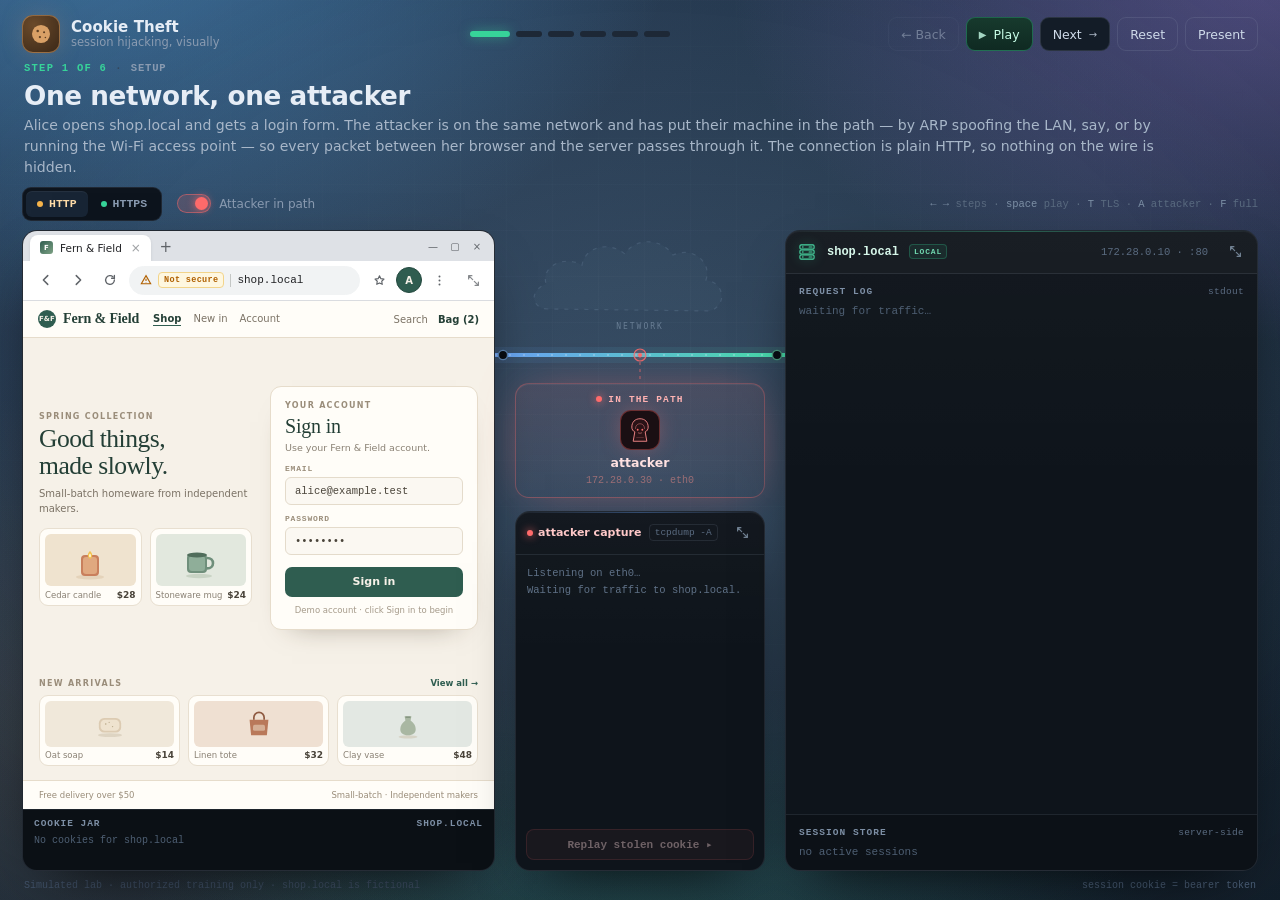
<file: cookie-theft/index.html>
<!doctype html>
<html lang="en">
<head>
<meta charset="utf-8"/>
<meta name="viewport" content="width=device-width, initial-scale=1"/>
<title>Cookie Theft · Visual Lab</title>
<style>
:root{
  --bg:#070a0f;
  --line:rgba(148,163,184,.14);
  --text:#e6edf6;
  --muted:#8a9bb1;
  --dim:#5a6b80;
  --blue:#5ea0ff;
  --green:#37d399;
  --amber:#f5b34a;
  --red:#ff6b6b;
  --purple:#b48cff;
  --mono:ui-monospace,SFMono-Regular,Menlo,Consolas,"Liberation Mono",monospace;
  --sans:ui-sans-serif,system-ui,-apple-system,"Segoe UI",Roboto,Inter,sans-serif;
  --serif:Georgia,"Iowan Old Style","Times New Roman",serif;
}
*{box-sizing:border-box}
html,body{height:100%}
body{
  margin:0;color:var(--text);font-family:var(--sans);overflow:hidden;
  background:
    radial-gradient(1000px 700px at 6% -10%,rgba(84,166,230,.55),transparent 60%),
    radial-gradient(950px 650px at 100% -4%,rgba(158,120,225,.40),transparent 58%),
    radial-gradient(900px 620px at 50% 118%,rgba(60,195,150,.28),transparent 62%),
    radial-gradient(1100px 720px at 50% 52%,rgba(150,190,230,.22),transparent 72%),
    radial-gradient(700px 500px at 8% 82%,rgba(225,170,110,.14),transparent 70%),
    linear-gradient(155deg,#2a405a 0%,#223448 38%,#1a2a3a 68%,#15222e 100%);
}
body::before{
  content:"";position:fixed;inset:0;z-index:0;pointer-events:none;
  background-image:
    linear-gradient(rgba(148,163,184,.04) 1px,transparent 1px),
    linear-gradient(90deg,rgba(148,163,184,.04) 1px,transparent 1px);
  background-size:46px 46px;
  mask-image:radial-gradient(ellipse 75% 70% at 50% 38%,#000 5%,transparent 78%);
  -webkit-mask-image:radial-gradient(ellipse 75% 70% at 50% 38%,#000 5%,transparent 78%);
}
body::after{
  content:"";position:fixed;inset:0;z-index:0;pointer-events:none;
  background:radial-gradient(1200px 800px at 50% 42%,transparent 45%,rgba(2,5,9,.14) 100%);
}
button{font:inherit;color:inherit;cursor:pointer;border:0;background:none}
button:disabled{cursor:default;opacity:.4}
button:focus-visible{outline:2px solid #7cc7ff;outline-offset:2px}
svg{display:block}
code{font-family:var(--mono)}

.app{position:relative;z-index:1;height:100vh;height:100dvh;max-width:1920px;margin:0 auto;padding:15px 22px 9px;display:flex;flex-direction:column;gap:9px}

/* ---------- top bar ---------- */
.topbar{display:flex;align-items:center;gap:16px;flex:none}
.brand{display:flex;align-items:center;gap:11px;min-width:230px}
.brand-mark{width:38px;height:38px;border-radius:11px;display:grid;place-items:center;background:radial-gradient(circle at 30% 25%,#6b4a2a,#3b2818);border:1px solid rgba(217,160,102,.5);box-shadow:0 0 26px -8px rgba(217,160,102,.55)}
.brand-text{display:flex;flex-direction:column;line-height:1.15}
.brand-text strong{font-size:15px;font-weight:650;letter-spacing:.005em}
.brand-text span{font-size:11.5px;color:var(--muted)}
.dots{display:flex;gap:6px;margin:0 auto}
.dots button{width:26px;height:6px;border-radius:999px;background:#1d2836;transition:width .2s,background .2s}
.dots button:hover{background:#2c3d51}
.dots button.past{background:#2e4258}
.dots button.on{width:40px;background:var(--green);box-shadow:0 0 12px rgba(55,211,153,.5)}
.controls{display:flex;align-items:center;gap:7px}
.btn{display:inline-flex;align-items:center;gap:7px;height:34px;padding:0 12px;border-radius:9px;background:#131c27;border:1px solid rgba(148,163,184,.18);font-size:12.5px;color:#cfdbea;transition:.15s}
.btn:hover:not(:disabled){background:#182435;border-color:rgba(148,163,184,.32)}
.btn.primary{background:linear-gradient(180deg,#173a2d,#0f2a22);border-color:rgba(55,211,153,.35);color:#c9ffe9}
.btn.primary:hover:not(:disabled){background:linear-gradient(180deg,#1b4636,#113229)}
.btn.ghost{background:transparent}
.btn .ico{font-size:10px;opacity:.8}

/* ---------- narration ---------- */
.narrator{padding:1px 2px 0;flex:none}
.step-meta{display:flex;align-items:center;gap:8px;font:600 10.5px/1 var(--mono);letter-spacing:.12em;text-transform:uppercase;color:var(--green)}
.step-meta .sep{color:#33465c}
.step-meta #stepTag{color:var(--muted);letter-spacing:.08em}
.narrator h1{margin:7px 0 4px;font-size:clamp(21px,2.05vw,30px);font-weight:650;letter-spacing:-.015em}
.narrator p{margin:0;max-width:1180px;color:#a8b7c9;font-size:clamp(13px,1.1vw,15.5px);line-height:1.5}
.narrator.swap .step-meta,.narrator.swap h1,.narrator.swap p{animation:rise .32s ease-out}
@keyframes rise{from{opacity:0;transform:translateY(4px)}to{opacity:1;transform:none}}

/* ---------- toolbar ---------- */
.toolbar{display:flex;align-items:center;gap:15px;flex:none}
.seg{display:flex;gap:2px;padding:3px;background:#0d141d;border:1px solid var(--line);border-radius:9px}
.seg button{height:26px;padding:0 11px;border-radius:6px;display:flex;align-items:center;gap:6px;font:600 11.5px var(--mono);color:var(--muted);transition:.15s}
.seg button:hover{color:#cfe0f3}
.seg button.on{background:#182535;color:#d8e8fa;box-shadow:inset 0 1px 0 rgba(255,255,255,.05)}
.seg button.on[data-mode="http"]{color:#ffdca8}
.seg button.on[data-mode="https"]{color:#a7ffd8}
.seg .dot{width:6px;height:6px;border-radius:50%;background:var(--amber)}
.seg .dot.secure{background:var(--green)}
.seg.pulse button[data-mode="https"]:not(.on){animation:segpulse 1.5s ease-in-out infinite}
@keyframes segpulse{0%,100%{box-shadow:0 0 0 0 rgba(55,211,153,0)}50%{box-shadow:0 0 0 3px rgba(55,211,153,.35);color:#a7ffd8}}
.switch{display:flex;align-items:center;gap:8px;font-size:12px;color:var(--muted);cursor:pointer;user-select:none}
.switch input{position:absolute;opacity:0;pointer-events:none}
.switch .track{width:34px;height:19px;border-radius:999px;background:#1a2431;border:1px solid var(--line);position:relative;transition:.2s}
.switch .thumb{position:absolute;top:2px;left:2px;width:13px;height:13px;border-radius:50%;background:#61748b;transition:.2s}
.switch input:checked + .track{background:rgba(255,107,107,.16);border-color:rgba(255,107,107,.5)}
.switch input:checked + .track .thumb{left:17px;background:var(--red);box-shadow:0 0 8px rgba(255,107,107,.8)}
.switch input:focus-visible + .track{outline:2px solid var(--blue);outline-offset:2px}
.hint{margin-left:auto;font:10.5px var(--mono);color:var(--dim)}
.hint b{color:#7d90a6;font-weight:500}

/* ---------- stage ---------- */
.stage{position:relative;flex:1;min-height:0;display:grid;grid-template-columns:minmax(0,1fr) clamp(250px,19vw,320px) minmax(0,1fr);gap:20px}
.wires{position:absolute;inset:0;width:100%;height:100%;overflow:visible;pointer-events:none;z-index:0}
.wire-flow{animation:flow 3.2s linear infinite}
@keyframes flow{to{stroke-dashoffset:-28}}
.ripple{position:absolute;width:26px;height:26px;border-radius:50%;border:2px solid;transform:translate(-50%,-50%) scale(.3);opacity:.9;pointer-events:none;z-index:15;animation:ripple .65s ease-out forwards}
@keyframes ripple{to{transform:translate(-50%,-50%) scale(1.9);opacity:0}}
.cap-result{animation:resultIn .35s ease-out}
@keyframes resultIn{from{opacity:0;transform:translateY(6px) scale(.98)}to{opacity:1;transform:none}}
.tunnel-flow{animation:flow 2.4s linear infinite}
.wire-pulse{filter:drop-shadow(0 0 6px currentColor)}

.card{position:relative;z-index:1;display:flex;flex-direction:column;min-height:0;overflow:hidden;border-radius:15px;border:1px solid var(--line);background:linear-gradient(180deg,rgba(255,255,255,.035),rgba(255,255,255,.012) 40%),#0b1118;box-shadow:0 22px 60px -30px #000,inset 0 1px 0 rgba(255,255,255,.04)}
.card::before{content:"";position:absolute;inset:0 0 auto;height:1px;background:linear-gradient(90deg,transparent,rgba(94,160,255,.5),transparent);opacity:.65}
.server::before{background:linear-gradient(90deg,transparent,rgba(55,211,153,.5),transparent)}
.browser::before{display:none}

.chrome{display:flex;align-items:center;gap:10px;padding:9px 11px;border-bottom:1px solid var(--line);background:rgba(255,255,255,.018);flex:none}
.chrome-dots{display:flex;gap:5px}
.chrome-dots i{width:8px;height:8px;border-radius:50%;background:#31404f}
.chrome-dots i:nth-child(1){background:rgba(255,107,107,.45)}
.chrome-dots i:nth-child(2){background:rgba(245,179,74,.4)}
.chrome-dots i:nth-child(3){background:rgba(55,211,153,.4)}
.tabstrip{display:flex;align-items:center;gap:5px;height:30px;padding:4px 7px 0;background:#dee1e6;flex:none}
.tab{display:flex;align-items:center;gap:7px;height:26px;padding:0 10px;border-radius:8px 8px 0 0;background:#fff;color:#202124;font:500 10.5px var(--sans);max-width:240px;box-shadow:0 1px 3px rgba(60,64,67,.12)}
.tab-fav{width:13px;height:13px;flex:none;border-radius:3px;background:linear-gradient(135deg,#2f5d50,#7da184);display:grid;place-items:center;font:700 7px var(--sans);color:#fff}
.tab-title{overflow:hidden;text-overflow:ellipsis;white-space:nowrap}
.tab-close{opacity:.6;font-size:12px;line-height:1;margin-left:2px;color:#5f6368}
.newtab{width:20px;height:20px;border-radius:5px;display:grid;place-items:center;color:#5f6368;font-size:15px;margin-bottom:2px}
.newtab:hover{background:rgba(60,64,67,.08)}
.win-controls{margin-left:auto;display:flex;align-items:center;gap:2px;margin-bottom:2px}
.win-controls span{width:20px;height:18px;display:grid;place-items:center;color:#5f6368;font-size:10px;border-radius:4px}
.win-controls span:last-child:hover{background:#fce8e6;color:#d93025}
.browser-toolbar{display:flex;align-items:center;gap:6px;height:40px;padding:0 10px;background:#fff;border-bottom:1px solid #dadce0;flex:none}
.nav-btn{width:26px;height:26px;flex:none;border-radius:50%;display:grid;place-items:center;color:#5f6368}
.nav-btn:hover{background:#f1f3f4}
.urlbar{flex:1;min-width:0;height:29px;display:flex;align-items:center;gap:6px;padding:0 10px;border-radius:15px;background:#f1f3f4;border:1px solid #f1f3f4;font:11px var(--mono);color:#202124}
.urlbar:hover{border-color:#dadce0;background:#fff}
.url-text{overflow:hidden;text-overflow:ellipsis;white-space:nowrap;color:#202124}
.url-sep{width:1px;height:13px;background:#c4c7c5;flex:none}
.urlbar .badge{margin-left:0}
.locksm{flex:none;color:#137333}
.locksm.off{color:#b06000}
.badge{padding:2px 5px;border-radius:4px;font:600 8.5px var(--mono);letter-spacing:.04em;white-space:nowrap}
.badge.insecure{color:#b06000;background:#fef7e0;border:1px solid #f2d48b}
.badge.secure{color:#137333;background:#e6f4ea;border:1px solid #b7e1c1}
.toolbar-right{display:flex;align-items:center;gap:4px;flex:none}
.tool-ico{width:26px;height:26px;border-radius:50%;display:grid;place-items:center;color:#5f6368}
.tool-ico:hover{background:#f1f3f4}
.avatar{width:26px;height:26px;flex:none;border-radius:50%;display:grid;place-items:center;font:700 10px var(--sans);color:#f6f1e8;background:#2f5d50;border:1px solid #24493f}

/* ---------- browser ---------- */
.browser-body{flex:1;min-height:0;overflow:auto;background:#f6f1e8;container-type:inline-size;display:flex;flex-direction:column}
.page{flex:1 0 auto;display:flex;flex-direction:column;background:#f6f1e8;color:#2b2822}

/* light storefront inside the dark lab */
.shop{flex:1 0 auto;display:flex;flex-direction:column;background:#f6f1e8;color:#2b2822;font-family:var(--sans)}
.shop-head{display:flex;align-items:center;gap:14px;padding:9px 15px;background:#fffdf8;border-bottom:1px solid #e6dccb;flex:none;font-size:10px}
.shop-logo{display:flex;align-items:center;gap:7px;font-family:var(--serif);font-size:14px;font-weight:700;letter-spacing:-.01em;color:#243f36;white-space:nowrap}
.shop-mark{width:18px;height:18px;border-radius:50%;background:#2f5d50;color:#f6f1e8;display:grid;place-items:center;font:700 7px var(--sans);letter-spacing:.02em;flex:none}
.shop-nav{display:flex;gap:12px;color:#7b7265;white-space:nowrap}
.shop-nav .on{color:#243f36;font-weight:650;border-bottom:1px solid #2f5d50;padding-bottom:1px}
.shop-actions{margin-left:auto;display:flex;align-items:center;gap:10px;color:#7b7265;white-space:nowrap}
.shop-actions .bag{color:#243f36;font-weight:650}
.shop-hero{flex:1;display:grid;grid-template-columns:minmax(0,1fr) 208px;gap:18px;align-items:center;padding:16px}
.hero-copy{padding-top:2px;min-width:0}
.eyebrow{display:block;margin-bottom:5px;font:650 8px var(--sans);letter-spacing:.16em;text-transform:uppercase;color:#9a8d7a}
.hero-copy h2{margin:0;font-family:var(--serif);font-weight:500;font-size:clamp(20px,2vw,27px);line-height:1.05;letter-spacing:-.02em;color:#243f36}
.hero-copy p{margin:7px 0 0;max-width:240px;font-size:10px;line-height:1.5;color:#7b7265}
.products{display:grid;grid-template-columns:1fr 1fr;gap:8px;margin-top:12px;max-width:250px}
.product{padding:5px;border:1px solid #e8dfd0;border-radius:9px;background:#fffdf8;display:flex;flex-direction:column;gap:4px;min-width:0}
.prod-art{height:52px;border-radius:6px;display:grid;place-items:center;overflow:hidden}
.prod-art.a{background:#efe3cf}
.prod-art.b{background:#e2e8de}
.prod-art svg{width:52px;height:42px}
.prod-meta{display:flex;align-items:baseline;justify-content:space-between;gap:4px;font-size:8.5px;color:#8a8174;white-space:nowrap;overflow:hidden}
.prod-meta span{overflow:hidden;text-overflow:ellipsis}
.prod-meta b{font-size:9px;font-weight:650;color:#4a443a}
.signin-card{background:#fffdf8;border:1px solid #e6dccb;border-radius:11px;padding:14px;box-shadow:0 14px 28px -22px rgba(60,45,25,.55)}
.signin-card h3{margin:2px 0 3px;font-family:var(--serif);font-weight:500;font-size:20px;letter-spacing:-.01em;color:#243f36}
.signin-sub{margin:0 0 9px;font-size:9.5px;line-height:1.45;color:#8a8174}
.field-label{display:block;margin:9px 0 4px;font:650 8px var(--mono);letter-spacing:.1em;text-transform:uppercase;color:#9a8d7a}
.field{height:28px;display:flex;align-items:center;padding:0 9px;border-radius:6px;background:#fbf8f2;border:1px solid #e4dbcb;font:10.5px var(--mono);color:#4a443a;overflow:hidden}
.login-btn{margin-top:12px;width:100%;height:30px;border-radius:7px;display:flex;align-items:center;justify-content:center;gap:7px;font-size:11px;font-weight:650;color:#f6f1e8;background:#2f5d50;cursor:pointer;transition:background .15s,transform .1s}
.login-btn:hover{background:#386c5d}
.login-btn:active{transform:translateY(1px)}
.login-btn:focus-visible{outline:2px solid #7ab09d;outline-offset:2px}
.login-btn.busy{background:#5d8b7d}
.login-btn.invite,.continue-btn.invite{animation:invite 1.9s ease-in-out infinite}
.login-btn.sent{background:#2f5d50}
@keyframes invite{0%,100%{box-shadow:0 0 0 0 rgba(47,93,80,0)}50%{box-shadow:0 0 0 4px rgba(47,93,80,.22)}}
.tiny{margin:8px 0 0;text-align:center;font-size:8.5px;color:#a59a8a}
.mini-spin{width:10px;height:10px;border-radius:50%;border:2px solid rgba(246,241,232,.3);border-top-color:#f6f1e8;animation:spin .8s linear infinite}
.loading-page{min-height:100%;display:flex;flex-direction:column;align-items:center;justify-content:center;gap:8px;padding:24px;color:#4a443a;text-align:center}
.loading-page p{margin:0;font-size:13px}
.continue-btn{margin-top:12px;height:31px;padding:0 13px;border-radius:8px;background:#edf3ee;border:1px solid #cfe0d8;color:#2f5d50;font:650 10.5px var(--mono);cursor:pointer;transition:.15s}
.continue-btn:hover{background:#e2ece4}
.continue-btn:focus-visible{outline:2px solid #7ab09d;outline-offset:2px}
.spinner{width:22px;height:22px;border-radius:50%;border:2px solid rgba(47,93,80,.18);border-top-color:#2f5d50;animation:spin .8s linear infinite}
@keyframes spin{to{transform:rotate(360deg)}}
.signin-state{flex:1;display:grid;place-items:center;padding:20px;background:radial-gradient(520px 240px at 50% 0%,#fffdf8,transparent 72%)}
.signin-state .signin-card{width:min(300px,92%);display:flex;flex-direction:column;align-items:center;text-align:center;gap:3px}
.signin-state .signin-sub{margin-bottom:2px}
.account-page{flex:1;padding:16px;display:grid;grid-template-columns:minmax(0,1fr) 240px;gap:16px;align-items:start;align-content:center}
.acct-intro h2{margin:0;font-family:var(--serif);font-weight:500;font-size:26px;line-height:1.05;letter-spacing:-.02em;color:#243f36}
.acct-intro p{margin:8px 0 0;max-width:260px;font-size:10.5px;line-height:1.5;color:#7b7265}
.credit{background:linear-gradient(135deg,#2f5d50,#23463c);color:#f6f1e8;border-radius:12px;padding:14px 15px;display:flex;flex-direction:column;gap:3px;box-shadow:0 16px 30px -22px rgba(35,70,60,.9)}
.credit span{font:650 8px var(--mono);letter-spacing:.14em;text-transform:uppercase;opacity:.75}
.credit strong{font-family:var(--serif);font-weight:500;font-size:27px;letter-spacing:-.02em}
.credit small{font-size:8.5px;opacity:.7}
.order-list{grid-column:1/-1;display:flex;flex-direction:column;border-top:1px solid #e6dccb}
.order-row{display:flex;align-items:center;justify-content:space-between;gap:10px;padding:8px 2px;border-bottom:1px solid #e9e0d2;font-size:10px;color:#6f675b}
.order-row b{color:#2f5d50;font-weight:650;white-space:nowrap}
.acct-email{grid-column:1/-1;font-size:9.5px;color:#8a8174}
.shop-strip{flex:none;padding:0 16px 14px}
.strip-head{display:flex;align-items:flex-end;justify-content:space-between;margin-bottom:7px}
.strip-head .eyebrow{margin:0}
.strip-link{font-size:8.5px;font-weight:650;color:#2f5d50}
.strip-grid{display:grid;grid-template-columns:repeat(3,1fr);gap:8px}
.mini{min-width:0;display:flex;flex-direction:column;gap:3px;padding:5px;border:1px solid #e8dfd0;border-radius:9px;background:#fffdf8}
.mini-art{height:46px;border-radius:6px;display:grid;place-items:center}
.mini-art svg{width:46px;height:36px}
.mini-art.c{background:#f0e8da}
.mini-art.d{background:#efe0d2}
.mini-art.e{background:#e3e8e3}
.shop-foot{margin-top:auto;display:flex;justify-content:space-between;gap:14px;padding:9px 16px;background:#fffdf8;border-top:1px solid #e6dccb;font-size:8.5px;color:#9a8d7a}

@container (max-width:470px){
  .shop-nav{display:none}
  .shop-hero{grid-template-columns:1fr;gap:12px;padding:12px}
  .products{display:none}
  .signin-card{width:100%}
  .account-page{grid-template-columns:1fr;gap:12px}
  .credit{width:100%}
}

/* cookie jar (lab instrumentation, stays dark) */
.jar{flex:none;border-top:1px solid var(--line);padding:8px 11px 9px;background:rgba(0,0,0,.22)}
.jar-head{display:flex;justify-content:space-between;margin-bottom:6px;font:600 9.5px var(--mono);letter-spacing:.1em;text-transform:uppercase;color:#7d8fa5}
.jar-body{min-height:26px;display:flex;flex-direction:column;gap:3px}
.jar-empty{font:10px var(--mono);color:#4e5f73}
.jar-row{display:grid;grid-template-columns:auto 1fr auto;gap:8px;align-items:center;padding:4px 7px;border-radius:6px;border:1px solid rgba(217,160,102,.28);background:rgba(217,160,102,.07);font:10px var(--mono)}
.jar-name{color:#d9a066;font-weight:700}
.jar-value{color:#f0d3ae;word-break:break-all;line-height:1.35;font-size:9.5px}
.jar-flag{color:#8a7a63;font-size:9px;white-space:nowrap}
.jar-attrs{display:flex;flex-wrap:wrap;gap:10px;padding:0 3px;font:9px var(--mono);color:#7a6a54}
.jar-attrs .no{color:#ff9b8a;font-weight:600}

/* ---------- server ---------- */
.server-chrome{justify-content:flex-start}
.srv-glyph{width:20px;height:20px;flex:none;color:#48d6a2;fill:none;stroke:currentColor;stroke-width:1.3;stroke-linecap:round;filter:drop-shadow(0 0 6px rgba(55,211,153,.35))}
.srv-glyph circle{fill:currentColor;stroke:none}
.srv-name{font:600 12px var(--mono);color:#d7f7ea}
.srv-local{font:600 8px var(--mono);letter-spacing:.1em;text-transform:uppercase;color:#6fd6ae;border:1px solid rgba(55,211,153,.25);background:rgba(55,211,153,.08);border-radius:4px;padding:2px 4px}
.srv-meta{margin-left:auto;font:10.5px var(--mono);color:var(--dim)}
.srv-body{flex:1;min-height:0;display:flex;flex-direction:column}
.srv-section{display:flex;flex-direction:column;min-height:0;padding:12px 13px}
.srv-section + .srv-section{border-top:1px solid var(--line)}
.srv-section.logs{flex:1}
.srv-label{display:flex;justify-content:space-between;margin-bottom:8px;font:600 9.5px var(--mono);letter-spacing:.11em;color:#7d8fa5}
.srv-label .muted{color:var(--dim);font-weight:400;letter-spacing:.03em}
.srv-log{flex:1;min-height:0;overflow:auto;display:flex;flex-direction:column;gap:9px;padding-right:4px}
.srv-empty{font:11px var(--mono);color:#4e5f73}
.log-entry{padding-left:9px;border-left:2px solid transparent}
.log-entry.new{border-left-color:var(--green)}
.log-line{display:flex;align-items:center;gap:7px;font:11.5px/1.5 var(--mono);white-space:nowrap}
.lt{font-size:10.5px;color:#52657b}
.lm{padding:2px 5px;border-radius:4px;font-size:9.5px;font-weight:700;letter-spacing:.03em}
.lm.post{color:#ffd79a;background:rgba(245,179,74,.12)}
.lm.get{color:#a9d1ff;background:rgba(94,160,255,.12)}
.lm.set{color:#a7ffd8;background:rgba(55,211,153,.12)}
.lm.tls{color:#d6c6ff;background:rgba(180,140,255,.12)}
.lp{color:#c3d2e3;overflow:hidden;text-overflow:ellipsis}
.ls{margin-left:auto;padding-left:6px;font-size:10.5px;color:#7fe2bd}
.log-sub{padding-left:1px;font:10.5px/1.5 var(--mono);color:#70849b}
.log-sub .hi{color:#ffb4b4}
.log-sub .ok{color:#8be3c3}
.srv-section.store{flex:none;background:rgba(0,0,0,.16)}
.sess-row{display:grid;grid-template-columns:1fr auto;gap:2px 10px;padding:7px 9px;border-radius:8px;border:1px solid rgba(55,211,153,.18);background:rgba(55,211,153,.05);font:11px var(--mono)}
.sess-row code{font-size:10px;word-break:break-all;line-height:1.35;color:#c9ffe9}
.sess-user{color:#ffd79a}
.sess-meta{grid-column:1/-1;font-size:9.5px;color:#5f7a70}
.sess-empty{font:11px var(--mono);color:#4e5f73}

/* ---------- attacker / capture ---------- */
.mid{position:relative;z-index:1;display:flex;flex-direction:column;gap:13px;min-height:0;padding-top:clamp(80px,17vh,170px)}
.attacker{position:relative;flex:none;display:flex;flex-direction:column;align-items:center;gap:5px;padding:10px 12px 11px;border-radius:14px;border:1px solid rgba(255,107,107,.32);background:linear-gradient(180deg,rgba(255,107,107,.10),rgba(255,107,107,.025));box-shadow:0 0 45px -14px rgba(255,107,107,.5),inset 0 1px 0 rgba(255,255,255,.05);transition:.25s}
.attacker-top{display:flex;align-items:center;gap:6px;font:600 9.5px var(--mono);letter-spacing:.12em;text-transform:uppercase;color:#ffb4b4}
.live-dot{width:6px;height:6px;border-radius:50%;background:var(--red);box-shadow:0 0 9px var(--red);animation:blink 1.7s ease-in-out infinite}
@keyframes blink{0%,100%{opacity:1}50%{opacity:.22}}
.attacker-glyph{width:40px;height:40px;display:grid;place-items:center;border-radius:11px;background:#1a0f13;border:1px solid rgba(255,107,107,.35);color:#ff8f8f;font:700 14px var(--mono);letter-spacing:.05em;box-shadow:0 0 25px -8px rgba(255,107,107,.7)}
.attacker-id{display:flex;flex-direction:column;align-items:center;gap:5px}
.attacker-name{font-size:12.5px;font-weight:650;color:#ffe1e1}
.attacker-ip{font:10px var(--mono);color:#9c6f76}
.attacker.off{opacity:.42;filter:saturate(.3);border-style:dashed;box-shadow:none}
.attacker.off .live-dot{animation:none;background:#61748b;box-shadow:none}
.attacker.scan{box-shadow:0 0 0 2px rgba(255,107,107,.5),0 0 60px -8px rgba(255,107,107,.85)}
.capture{flex:1;min-height:150px}
.cap-head{flex:none;display:flex;align-items:center;justify-content:space-between;padding:9px 11px;border-bottom:1px solid var(--line);font-size:11px}
.cap-head strong{font-weight:600;color:#ffc9c9}
.cap-tool{font:9.5px var(--mono);color:var(--dim);padding:2px 5px;border:1px solid var(--line);border-radius:4px}
.cap-log{flex:1;min-height:0;overflow:auto;padding:10px 11px;display:flex;flex-direction:column;gap:7px}
.cap-line{font:10.5px/1.55 var(--mono);color:#c6d4e4;word-break:break-word}
.cap-line .ts{color:#5b6d82}
.cap-line .lbl{color:#ff9b9b}
.cap-line .warn{color:#ffcf8a}
.cap-line .cipher{color:#a99ad0;letter-spacing:.03em}
.cap-cookie{color:#ffc9c9;word-break:break-all}
.cap-empty{font:10.5px/1.6 var(--mono);color:#5f7187}
.cap-result{flex:none;margin:0 10px 9px;padding:9px 10px;border-radius:9px;border:1px solid rgba(255,107,107,.35);background:rgba(255,107,107,.06)}
.cap-result[hidden]{display:none}
.cap-result .rh{display:flex;justify-content:space-between;align-items:center;font:10px var(--mono);color:#ffb4b4}
.cap-result .rh .ok{color:#8be3c3}
.cap-result .rname{margin-top:6px;font-size:12px;font-weight:650;color:#ffe4e4}
.cap-result .rlabel{margin-top:5px;font:600 8px var(--mono);letter-spacing:.12em;color:#c98f8f}
.cap-result .rbal{margin-top:1px;font:600 16px var(--mono);color:#fff;letter-spacing:-.02em}
.replay{flex:none;justify-content:center;margin:0 10px 10px;height:31px;border-radius:8px;border:1px solid rgba(255,107,107,.35);background:rgba(255,107,107,.12);font:600 11px var(--mono);color:#ffd6d6}
.replay:hover:not(:disabled){background:rgba(255,107,107,.2)}

/* ---------- flying packets ---------- */
.packet{position:absolute;top:0;left:0;z-index:20;display:flex;flex-direction:column;align-items:flex-start;gap:3px;padding:7px 9px;border-radius:9px;font:600 10.5px/1.3 var(--mono);white-space:nowrap;pointer-events:none;will-change:transform;box-shadow:0 14px 34px -12px #000}
.packet.req{color:#cfe6ff;background:rgba(17,41,68,.96);border:1px solid rgba(94,160,255,.5);box-shadow:0 0 26px -8px rgba(94,160,255,.55),0 14px 34px -12px #000}
.packet.res{color:#d3ffef;background:rgba(9,42,33,.96);border:1px solid rgba(55,211,153,.5);box-shadow:0 0 26px -8px rgba(55,211,153,.5),0 14px 34px -12px #000}
.packet.stolen{color:#ffdada;background:rgba(55,14,17,.97);border:1px solid rgba(255,107,107,.65);box-shadow:0 0 30px -8px rgba(255,107,107,.6),0 14px 34px -12px #000}
.packet.tls{color:#e2d7ff;background:rgba(29,21,52,.97);border:1px solid rgba(180,140,255,.55);box-shadow:0 0 26px -8px rgba(180,140,255,.5),0 14px 34px -12px #000}
.pkt-row{display:flex;align-items:center;gap:6px;white-space:nowrap}
.pkt-row.sub{font-size:10px;font-weight:500;opacity:.96}
.pkt-tag{padding:1px 4px;border-radius:3px;background:rgba(94,160,255,.2);color:#bfe0ff;font-size:8.5px;font-weight:700;letter-spacing:.06em}
.packet.res .pkt-tag{background:rgba(55,211,153,.18);color:#c9ffe9}
.packet.stolen .pkt-tag{background:rgba(255,107,107,.2);color:#ffd6d6}
.packet.tls .pkt-tag{background:rgba(180,140,255,.2);color:#e2d7ff}
.pkt-cipher{color:#a99ad0;letter-spacing:.04em}
.pkt-cookie-id{color:#f1d3ae}
.packet .lock{color:#c9b6ff}

/* ---------- defense strip ---------- */
.defense{flex:none;display:grid;grid-template-columns:repeat(4,1fr) auto;gap:9px;align-items:stretch}
.defense[hidden]{display:none}
.defcard{padding:8px 10px;border-radius:10px;border:1px solid var(--line);background:rgba(12,18,26,.82)}
.defcard .k{display:flex;align-items:center;gap:6px;font:700 9.5px var(--mono);letter-spacing:.1em;text-transform:uppercase}
.defcard p{margin:4px 0 0;font-size:10.5px;line-height:1.4;color:#93a6ba}
.defcard.tls{border-color:rgba(55,211,153,.3)}.defcard.tls .k{color:#8be3c3}
.defcard.httponly{border-color:rgba(94,160,255,.3)}.defcard.httponly .k{color:#a9d1ff}
.defcard.secure{border-color:rgba(245,179,74,.3)}.defcard.secure .k{color:#ffd79a}
.defcard.samesite{border-color:rgba(180,140,255,.3)}.defcard.samesite .k{color:#d6c6ff}
.defcard .state{margin-left:auto;padding:1px 5px;border-radius:4px;font-size:8px;letter-spacing:.08em;color:#6b7e93;background:rgba(148,163,184,.08);border:1px solid rgba(148,163,184,.14)}
.defcard.active{background:rgba(55,211,153,.08);border-color:rgba(55,211,153,.55);box-shadow:0 0 28px -10px rgba(55,211,153,.6)}
.defcard.active .state{color:#a7ffd8;background:rgba(55,211,153,.14);border-color:rgba(55,211,153,.35)}
.defcard.na{opacity:.72}
.defense .btn{align-self:center;height:36px}

.expand-btn{width:24px;height:24px;flex:none;border-radius:6px;display:grid;place-items:center;border:1px solid transparent;background:transparent;color:#8fa3b8;opacity:.75;transition:.15s;margin-left:4px}
.expand-btn:hover{opacity:1;background:rgba(255,255,255,.08)}
.expand-btn.light{color:#5f6368}
.expand-btn.light:hover{background:#f1f3f4}
.expand-backdrop{position:fixed;inset:0;z-index:90;background:rgba(4,8,14,.60);backdrop-filter:blur(6px);-webkit-backdrop-filter:blur(6px);animation:fadeIn .2s ease-out}
.expand-hint{position:absolute;left:50%;bottom:14px;transform:translateX(-50%);font:10px var(--mono);color:#a8b7c9;background:rgba(8,13,20,.72);border:1px solid var(--line);padding:6px 10px;border-radius:99px;pointer-events:none;white-space:nowrap}
.card.expanded{position:fixed;inset:3vh 3vw;z-index:100;width:auto;height:auto;max-width:none;border-radius:18px;box-shadow:0 40px 120px -30px #000;animation:expandIn .25s ease-out}
body.expanding{overflow:hidden}
body.expanding .wires,body.expanding .packet{opacity:0}
@keyframes expandIn{from{opacity:.4;transform:scale(.97)}to{opacity:1;transform:none}}
@keyframes fadeIn{from{opacity:0}to{opacity:1}}
.footer{flex:none;display:flex;justify-content:space-between;padding:0 2px;font:10px var(--mono);color:#42536a}
.footer .r{color:#4c6079}

.flash{animation:flashpulse .9s ease-out 1}
@keyframes flashpulse{0%{box-shadow:0 0 0 0 rgba(94,160,255,.55)}100%{box-shadow:0 0 0 13px rgba(94,160,255,0)}}
.log-entry.flash,.cap-line.flash{animation:flashbg .9s ease-out 1;border-radius:4px}
@keyframes flashbg{0%{background:rgba(94,160,255,.18)}100%{background:transparent}}
.jar .jar-row.flash{animation:flashCookie .9s ease-out 1}
@keyframes flashCookie{0%{box-shadow:0 0 0 0 rgba(217,160,102,.65);transform:scale(.96)}30%{transform:scale(1.04)}100%{box-shadow:0 0 0 12px rgba(217,160,102,0);transform:scale(1)}}

@media (prefers-reduced-motion:reduce){
  *{animation-duration:.001s !important;transition-duration:.001s !important}
}

/* short screens: a compact, horizontal attacker node so the capture panel keeps its height */
@media (max-height:790px) and (min-width:1101px){
  .mid{padding-top:clamp(70px,13vh,120px);gap:10px}
  .attacker{flex-direction:row;justify-content:center;gap:10px;padding:7px 10px}
  .attacker-top{position:absolute;top:-8px;left:50%;transform:translateX(-50%);padding:1px 6px;border-radius:4px;background:#1a0f13;border:1px solid rgba(255,107,107,.35);font-size:8.5px}
  .attacker-glyph{width:30px;height:30px;border-radius:8px}
  .attacker-glyph svg{width:22px;height:22px}
  .attacker-id{display:flex;flex-direction:column;align-items:flex-start;gap:1px}
  .attacker-name{font-size:12px}
  .cap-result{padding:7px 9px}
  .cap-result .rbal{font-size:14px}
}

@media (max-width:1100px){
  body{overflow:auto}
  .app{height:auto;min-height:100vh}
  .dots{display:none}
  .hint{display:none}
  /* keep Back / Play / Next / Reset reachable while the stacked page scrolls */
  .topbar{flex-wrap:wrap;position:sticky;top:0;z-index:60;padding:8px 0;background:rgba(10,16,24,.94);border-bottom:1px solid var(--line)}
  .stage{display:flex;flex-direction:column;flex:none}
  .wires{display:none}
  .browser,.server{min-height:440px}
  .mid{padding-top:0}
  .capture{min-height:250px;flex:none;max-height:none}
  .defense{grid-template-columns:1fr 1fr}
  .defense .btn{grid-column:1/-1}
}
</style>
</head>
<body>
<div class="app">
  <header class="topbar">
    <div class="brand">
      <div class="brand-mark" aria-hidden="true">
        <svg viewBox="0 0 20 20" width="22" height="22"><circle cx="10" cy="10" r="8.2" fill="#d9a066"/><circle cx="7" cy="7.2" r="1.15" fill="#5d3f23"/><circle cx="12.8" cy="8.4" r=".95" fill="#5d3f23"/><circle cx="9" cy="12.8" r="1.05" fill="#5d3f23"/><circle cx="14" cy="13.2" r=".7" fill="#5d3f23"/></svg>
      </div>
      <div class="brand-text"><strong>Cookie Theft</strong><span>session hijacking, visually</span></div>
    </div>
    <nav class="dots" id="dots" aria-label="Steps"></nav>
    <div class="controls">
      <button class="btn ghost" id="btnBack" title="Back (←)">← Back</button>
      <button class="btn primary" id="btnPlay" title="Play / pause (space)"><span class="ico" id="playIco">▶</span><span id="playLabel">Play</span></button>
      <button class="btn" id="btnNext" title="Next (→)">Next <span class="ico">→</span></button>
      <button class="btn ghost" id="btnReset" title="Reset (R)">Reset</button>
      <button class="btn ghost" id="btnFull" title="Fullscreen (F)">Present</button>
    </div>
  </header>

  <section class="narrator" id="narrator" aria-live="polite">
    <div class="step-meta"><span id="stepCount">Step 1 of 6</span><span class="sep">·</span><span id="stepTag">setup</span></div>
    <h1 id="stepTitle">One network, one attacker</h1>
    <p id="stepText"></p>
  </section>

  <div class="toolbar">
    <div class="seg" id="modeSeg" role="group" aria-label="Connection mode">
      <button type="button" data-mode="http" class="on"><span class="dot"></span>HTTP</button>
      <button type="button" data-mode="https"><span class="dot secure"></span>HTTPS</button>
    </div>
    <label class="switch">
      <input type="checkbox" id="attackerToggle" checked/>
      <span class="track"><span class="thumb"></span></span>
      <span id="attackerLabel">Attacker in path</span>
    </label>
    <div class="hint"><b>← →</b> steps · <b>space</b> play · <b>T</b> TLS · <b>A</b> attacker · <b>F</b> full</div>
  </div>

  <main class="stage" id="stage" aria-label="Network stage">
    <svg class="wires" id="wires" aria-hidden="true"></svg>

    <section class="card browser" id="browserCard" aria-label="Victim browser">
      <div class="tabstrip">
        <div class="tab">
          <span class="tab-fav">F</span>
          <span class="tab-title">Fern &amp; Field</span>
          <span class="tab-close" aria-hidden="true">×</span>
        </div>
        <span class="newtab" aria-hidden="true">+</span>
        <div class="win-controls" aria-hidden="true"><span>—</span><span>▢</span><span>×</span></div>
      </div>
      <div class="browser-toolbar">
        <span class="nav-btn" aria-hidden="true"><svg viewBox="0 0 16 16" width="14" height="14" fill="none" stroke="currentColor" stroke-width="1.7" stroke-linecap="round" stroke-linejoin="round"><path d="M10 3 5 8l5 5"/></svg></span>
        <span class="nav-btn" aria-hidden="true"><svg viewBox="0 0 16 16" width="14" height="14" fill="none" stroke="currentColor" stroke-width="1.7" stroke-linecap="round" stroke-linejoin="round"><path d="M6 3l5 5-5 5"/></svg></span>
        <span class="nav-btn" aria-hidden="true"><svg viewBox="0 0 16 16" width="14" height="14" fill="none" stroke="currentColor" stroke-width="1.5" stroke-linecap="round"><path d="M13 8a5 5 0 1 1-1.46-3.54"/><path d="M13 2.8v3.2h-3.2"/></svg></span>
        <div class="urlbar">
          <span class="locksm" id="urlLock"></span>
          <span class="badge insecure" id="urlBadge">Not secure</span>
          <span class="url-sep"></span>
          <span class="url-text" id="urlText">shop.local</span>
        </div>
        <div class="toolbar-right">
          <span class="tool-ico" aria-hidden="true"><svg viewBox="0 0 16 16" width="13" height="13" fill="none" stroke="currentColor" stroke-width="1.4" stroke-linejoin="round"><path d="m8 2.2 1.7 3.5 3.8.55-2.75 2.7.65 3.8L8 11l-3.4 1.75.65-3.8L2.5 6.25l3.8-.55L8 2.2Z"/></svg></span>
          <div class="avatar">A</div>
          <span class="tool-ico" aria-hidden="true"><svg viewBox="0 0 16 16" width="13" height="13" fill="currentColor"><circle cx="8" cy="3" r="1.2"/><circle cx="8" cy="8" r="1.2"/><circle cx="8" cy="13" r="1.2"/></svg></span>
        </div>
      </div>
      <div class="browser-body"><div class="page" id="browserPage"></div></div>
      <div class="jar">
        <div class="jar-head"><span>Cookie jar</span><span>shop.local</span></div>
        <div class="jar-body" id="jarBody"></div>
      </div>
    </section>

    <div class="mid">
      <div class="attacker" id="attackerNode">
        <div class="attacker-top"><span class="live-dot"></span><span id="attackerState">in the path</span></div>
        <div class="attacker-glyph" aria-hidden="true">
          <svg viewBox="0 0 44 44" width="30" height="30">
            <path d="M22 5.5c-7.4 0-12 5-12 12.2 0 3.4 1.7 5.8 4.4 7.1L12 38.5h20l-2.4-13.7c2.7-1.3 4.4-3.7 4.4-7.1 0-7.2-4.6-12.2-12-12.2Z" fill="#2a1216" stroke="#ff8f8f" stroke-width="1.3" stroke-linejoin="round"/>
            <path d="M15.3 20.5c0-4.8 2.7-7.7 6.7-7.7s6.7 2.9 6.7 7.7" fill="none" stroke="#ff8f8f" stroke-width="1.1" opacity=".55"/>
            <circle cx="18.6" cy="21.6" r="1.35" fill="#ff6b6b"/>
            <circle cx="25.4" cy="21.6" r="1.35" fill="#ff6b6b"/>
            <path d="M19.5 26.2c1.6.9 3.4.9 5 0" fill="none" stroke="#ff8f8f" stroke-width="1.1" stroke-linecap="round" opacity=".7"/>
            <path d="M16.5 33h11" stroke="#ff8f8f" stroke-width="1" opacity=".3"/>
          </svg>
        </div>
        <div class="attacker-id">
          <div class="attacker-name">attacker</div>
          <div class="attacker-ip">172.28.0.30 · eth0</div>
        </div>
      </div>

      <section class="card capture" id="captureCard" aria-label="Attacker capture">
        <div class="cap-head">
          <span><span class="live-dot" style="display:inline-block;vertical-align:middle;margin-right:5px"></span><strong>attacker capture</strong></span>
          <span class="cap-tool">tcpdump -A</span>
        </div>
        <div class="cap-log" id="capLog"></div>
        <div class="cap-result" id="capResult" hidden></div>
        <button class="replay" id="btnReplay" disabled>Replay stolen cookie ▸</button>
      </section>
    </div>

    <section class="card server" id="serverCard" aria-label="Server">
      <div class="chrome server-chrome">
        <svg class="srv-glyph" viewBox="0 0 24 24" aria-hidden="true">
          <rect x="3.5" y="3.5" width="17" height="5" rx="1.4"/>
          <rect x="3.5" y="9.5" width="17" height="5" rx="1.4"/>
          <rect x="3.5" y="15.5" width="17" height="5" rx="1.4"/>
          <circle cx="7" cy="6" r="1"/>
          <circle cx="7" cy="12" r="1"/>
          <circle cx="7" cy="18" r="1"/>
          <path d="M14.5 6h3.5M14.5 12h3.5M14.5 18h3.5"/>
        </svg>
        <span class="srv-name">shop.local</span>
        <span class="srv-local">local</span>
        <span class="srv-meta" id="srvMeta">172.28.0.10 · :80</span>
      </div>
      <div class="srv-body">
        <div class="srv-section logs">
          <div class="srv-label"><span>REQUEST LOG</span><span class="muted">stdout</span></div>
          <div class="srv-log" id="serverLog"></div>
        </div>
        <div class="srv-section store">
          <div class="srv-label"><span>SESSION STORE</span><span class="muted">server-side</span></div>
          <div id="sessionRows"></div>
        </div>
      </div>
    </section>
  </main>

  <section class="defense" id="defenseStrip" hidden>
    <div class="defcard tls" id="defTls"><div class="k">TLS <span class="state" id="defTlsState">off</span></div><p>Encrypts the wire. The attacker captures bytes, not the session.</p></div>
    <div class="defcard httponly na"><div class="k">HttpOnly <span class="state">no help here</span></div><p>Blocks JavaScript reads of <code>document.cookie</code> (XSS). Does nothing against a network sniffer.</p></div>
    <div class="defcard secure"><div class="k">Secure <span class="state">pairs with TLS</span></div><p>Keeps the browser from sending this cookie over plain HTTP.</p></div>
    <div class="defcard samesite na"><div class="k">SameSite <span class="state">no help here</span></div><p>Limits cross-site requests (CSRF). Not a confidentiality control.</p></div>
    <button class="btn primary" id="btnRunTls">Run over HTTPS →</button>
  </section>

  <footer class="footer">
    <span>Simulated lab · authorized training only · shop.local is fictional</span>
    <span class="r">session cookie = bearer token</span>
  </footer>
</div>

<script>
(() => {
  'use strict';

  // ---------- data ----------
  const COOKIE = '9f2c8a41d7b0e55c3a96f2d18b7e04aa';
  const COOKIE_LABEL = 'session=' + COOKIE;
  const PACKET_LABEL = 'session=' + COOKIE.slice(0, 16) + '…';

  // `text` is the normal narration (HTTP, attacker on the wire). `https` and `noAttacker` are
  // short variants shown when the toggles put the stage in a state the normal text would contradict.
  const STEPS = [
    {
      tag: 'setup',
      title: 'One network, one attacker',
      text: 'Alice opens shop.local and gets a login form. The attacker is on the same network and has put their machine in the path — by ARP spoofing the LAN, say, or by running the Wi-Fi access point — so every packet between her browser and the server passes through it. The connection is plain HTTP, so nothing on the wire is hidden.',
      https: 'Alice opens shop.local and gets a login form. The attacker is on the same network and has put their machine in the path, so every packet between her browser and the server passes through it. The connection is HTTPS, so what passes is encrypted. Switch to HTTP to see the attack in the clear.',
      noAttacker: 'Alice opens shop.local and gets a login form. Nobody is tapping the wire this time: the attacker toggle is off. The connection is plain HTTP, so anyone who did get into the path could read everything.'
    },
    {
      tag: 'sign in',
      title: 'Alice logs in',
      text: 'Alice submits her email and password. She has no session yet, so the browser sends nothing but the login request. Over plain HTTP the attacker can read that too, password included. The server is about to decide who she is.',
      https: 'Alice submits her email and password. She has no session yet, so the browser sends nothing but the login request, and over HTTPS it travels encrypted. The server is about to decide who she is.',
      noAttacker: 'Alice submits her email and password. She has no session yet, so the browser sends nothing but the login request. The server is about to decide who she is.'
    },
    {
      tag: 'session',
      title: 'The server issues a cookie',
      text: 'The server checks the password, creates a random session ID, and stores it in its session table. It sends the ID back in a Set-Cookie header. The browser files it in its cookie jar for shop.local.'
    },
    {
      tag: 'cookie returns',
      title: 'Every request carries the cookie',
      text: 'From now on, the browser attaches Cookie: session=… to every request to shop.local. That header is the only thing identifying Alice — a bearer token: whoever holds it is Alice. The attacker, sitting in the path, keeps a copy and lets the original through. Alice notices nothing.',
      https: 'From now on, the browser attaches Cookie: session=… to every request to shop.local. That header is the only thing identifying Alice — a bearer token. Over HTTPS it travels inside the TLS tunnel: the attacker in the path captures ciphertext and never sees the cookie.',
      noAttacker: 'From now on, the browser attaches Cookie: session=… to every request to shop.local. That header is the only thing identifying Alice — a bearer token: whoever holds it is Alice. With nobody tapping the wire, nobody copies it.'
    },
    {
      tag: 'replay',
      title: 'The attacker replays the cookie',
      text: 'The attacker sends the same header from their own machine. The server looks up the session ID, finds Alice, and returns her account. The request never came from Alice’s browser — the log even shows a different address — but the server only checks the cookie, and whoever holds the cookie is Alice.',
      https: 'Over HTTPS there is nothing to replay: the attacker captured ciphertext, not the cookie. Switch back to HTTP to watch the replay.',
      noAttacker: 'With no attacker in the path there is no stolen copy to replay. Switch the attacker back on to watch the replay.'
    },
    {
      tag: 'defense',
      title: 'The defense: encrypt the wire',
      text: 'Flip the connection to HTTPS and run the same request. The cookie still travels, but inside a TLS tunnel — the attacker captures ciphertext, not a session. HttpOnly and SameSite matter too, but they solve different problems; what stops this attack is TLS, with the Secure attribute so the browser never sends the cookie in the clear.',
      https: 'The same request, now over HTTPS. The cookie still travels, but inside a TLS tunnel — the attacker captures ciphertext, not a session. HttpOnly and SameSite matter too, but they solve different problems; what stops this attack is TLS, with the Secure attribute so the browser never sends the cookie in the clear.'
    }
  ];

  function narrationText(i) {
    const s = STEPS[i];
    if (!state.attacker && s.noAttacker) return s.noAttacker;
    if (state.mode === 'https' && s.https) return s.https;
    return s.text;
  }

  // ---------- dom ----------
  const $ = (id) => document.getElementById(id);
  const stage = $('stage');
  const browserCard = $('browserCard');
  const serverCard = $('serverCard');
  const attackerNode = $('attackerNode');
  const attackerState = $('attackerState');
  const attackerLabel = $('attackerLabel');
  const captureCard = $('captureCard');
  const capLog = $('capLog');
  const capResult = $('capResult');
  const btnReplay = $('btnReplay');
  const browserPage = $('browserPage');
  const jarBody = $('jarBody');
  const serverLog = $('serverLog');
  const sessionRows = $('sessionRows');
  const wires = $('wires');
  const urlText = $('urlText');
  const urlBadge = $('urlBadge');
  const urlLock = $('urlLock');
  const srvMeta = $('srvMeta');
  const modeSeg = $('modeSeg');
  const attackerToggle = $('attackerToggle');
  const defenseStrip = $('defenseStrip');
  const btnRunTls = $('btnRunTls');
  const narrator = $('narrator');
  const dots = $('dots');
  const btnBack = $('btnBack');
  const btnNext = $('btnNext');
  const btnPlay = $('btnPlay');
  const playLabel = $('playLabel');
  const playIco = $('playIco');
  const btnFull = $('btnFull');

  const REDUCED = window.matchMedia('(prefers-reduced-motion: reduce)').matches;

  // ---------- icons ----------
  const cookieIcon = (s = 14) => `<svg viewBox="0 0 20 20" width="${s}" height="${s}" aria-hidden="true"><circle cx="10" cy="10" r="8.2" fill="#d9a066"/><circle cx="7" cy="7.2" r="1.15" fill="#5d3f23"/><circle cx="12.8" cy="8.4" r=".95" fill="#5d3f23"/><circle cx="9" cy="12.8" r="1.05" fill="#5d3f23"/><circle cx="14" cy="13.2" r=".7" fill="#5d3f23"/></svg>`;
  const lockIcon = (s = 12) => `<svg viewBox="0 0 16 16" width="${s}" height="${s}" fill="none" stroke="currentColor" stroke-width="1.6" aria-hidden="true"><rect x="3.2" y="7" width="9.6" height="6.3" rx="1.6"/><path d="M5.4 7V5.2a2.6 2.6 0 0 1 5.2 0V7"/></svg>`;
  const warnIcon = (s = 12) => `<svg viewBox="0 0 16 16" width="${s}" height="${s}" fill="none" stroke="currentColor" stroke-width="1.5" aria-hidden="true"><path d="M8 2.2 14.2 13H1.8L8 2.2Z"/><path d="M8 6.3v3.1"/><circle cx="8" cy="11.4" r=".55" fill="currentColor" stroke="none"/></svg>`;

  // ---------- state ----------
  const state = {
    step: 0,
    mode: 'http',
    attacker: true,
    playing: false,
    animating: false,
    gen: 0,
    vis: { sent: false, session: false, jar: false, accountReq: false, account: false, captured: false, replayed: false, defenseReq: false }
  };

  let geo = { B: 0, S: 0, A: 0, y: 0, capX: 0, capTop: 0, stageW: 0, stageH: 0 };
  let activeAnims = new Set();
  let activeTimers = new Set();
  let playTimer = null;

  // ---------- helpers ----------
  const animationsEnabled = () => window.innerWidth > 1100;
  const dur = (ms) => REDUCED ? 1 : ms;

  function later(fn, ms) {
    const id = setTimeout(() => { activeTimers.delete(id); fn(); }, ms);
    activeTimers.add(id);
    return id;
  }

  function cancelAnims() {
    for (const a of activeAnims) { try { a.cancel(); } catch (_) {} }
    activeAnims.clear();
    for (const t of activeTimers) clearTimeout(t);
    activeTimers.clear();
    stage.querySelectorAll('.packet').forEach((el) => el.remove());
    attackerNode.classList.remove('scan');
  }

  function flashEl(el) {
    if (!el) return;
    el.classList.remove('flash');
    void el.offsetWidth;
    el.classList.add('flash');
  }

  function rippleAt(x, y, color) {
    const r = document.createElement('span');
    r.className = 'ripple';
    r.style.left = x + 'px';
    r.style.top = y + 'px';
    r.style.borderColor = color;
    stage.appendChild(r);
    later(() => r.remove(), 850);
  }

  // The settled (fully-arrived) visible state for a step. Each flag is "this panel content has a
  // cause that has already happened". During an animated advance the causing flag is cleared at the
  // step's start and set again only when its packet arrives, so nothing shows before its packet.
  function targetVis(step) {
    const atk = state.attacker;
    return {
      sent: step >= 1,                                   // POST /login received by the server
      session: step >= 2,                                // session created + Set-Cookie emitted
      jar: step >= 2,                                    // cookie stored in the browser jar
      accountReq: step >= 3,                             // GET /account received by the server
      account: step >= 3,                                // account page rendered in the browser
      captured: step >= 3 && atk,                        // attacker has something in the capture
      replayed: step === 4 && atk && state.mode === 'http', // replay result visible
      defenseReq: step >= 5                              // the step-6 request received
    };
  }

  // ---------- rendering ----------
  const candleSVG = `<svg viewBox="0 0 52 42" aria-hidden="true">
    <ellipse cx="26" cy="38" rx="14" ry="2.5" fill="#d9c4a5" opacity=".5"/>
    <rect x="17" y="16" width="18" height="21" rx="4" fill="#c97f5c"/>
    <rect x="19" y="18" width="14" height="17" rx="3" fill="#e0a87f"/>
    <path d="M26 12c3 3 3 6 0 8-3-2-3-5 0-8Z" fill="#f2c14e"/>
    <path d="M26 14.5c1.4 1.4 1.4 3 0 4-1.4-1-1.4-2.6 0-4Z" fill="#fff3cf"/>
  </svg>`;

  const mugSVG = `<svg viewBox="0 0 52 42" aria-hidden="true">
    <ellipse cx="24" cy="37" rx="13" ry="2.2" fill="#a8b8a5" opacity=".45"/>
    <rect x="12" y="15" width="20" height="19" rx="4" fill="#6f8f7b"/>
    <rect x="14" y="17" width="16" height="15" rx="3" fill="#8fae99"/>
    <path d="M32 19c4 0 6 2.4 6 5.2S36 29.4 32 29.4" fill="none" stroke="#6f8f7b" stroke-width="2.6"/>
    <ellipse cx="22" cy="16" rx="10" ry="2.6" fill="#506d5b"/>
  </svg>`;

  const soapSVG = `<svg viewBox="0 0 52 42" aria-hidden="true">
    <ellipse cx="26" cy="34" rx="14" ry="2.2" fill="#cbbfa9" opacity=".5"/>
    <rect x="13" y="14" width="26" height="17" rx="6" fill="#dccbb2"/>
    <rect x="15" y="16" width="22" height="13" rx="5" fill="#efe3cf"/>
    <circle cx="21" cy="21" r=".9" fill="#b9a888"/>
    <circle cx="29" cy="24" r=".8" fill="#b9a888"/>
    <circle cx="25" cy="19" r=".7" fill="#b9a888"/>
  </svg>`;

  const toteSVG = `<svg viewBox="0 0 52 42" aria-hidden="true">
    <path d="M15 16h22l-1.8 18H16.8L15 16Z" fill="#b9795a"/>
    <path d="M20 16v-2.5a6 6 0 0 1 12 0V16" fill="none" stroke="#8f5a41" stroke-width="2"/>
    <rect x="19" y="22" width="14" height="7" rx="2" fill="#e8d3bd" opacity=".6"/>
  </svg>`;

  const vaseSVG = `<svg viewBox="0 0 52 42" aria-hidden="true">
    <ellipse cx="26" cy="36" rx="11" ry="2" fill="#c9bda8" opacity=".5"/>
    <path d="M22 12h8l-1 5c4 3 6 6 6 10 0 4-3 7-9 7s-9-3-9-7c0-4 2-7 6-10l-1-5Z" fill="#a9b7a2"/>
    <path d="M23 13h6" stroke="#7f8f79" stroke-width="1.5"/>
  </svg>`;

  function shopFoot() {
    return `<div class="shop-foot"><span>Free delivery over $50</span><span>Small-batch · Independent makers</span></div>`;
  }

  function newStrip(heading) {
    return `<div class="shop-strip">
      <div class="strip-head"><span class="eyebrow">${heading}</span><span class="strip-link">View all →</span></div>
      <div class="strip-grid">
        <div class="mini"><div class="mini-art c">${soapSVG}</div><div class="prod-meta"><span>Oat soap</span><b>$14</b></div></div>
        <div class="mini"><div class="mini-art d">${toteSVG}</div><div class="prod-meta"><span>Linen tote</span><b>$32</b></div></div>
        <div class="mini"><div class="mini-art e">${vaseSVG}</div><div class="prod-meta"><span>Clay vase</span><b>$48</b></div></div>
      </div>
    </div>`;
  }

  function shopHeader(active) {
    const on = (k) => active === k ? ' class="on"' : '';
    return `<header class="shop-head">
      <div class="shop-logo"><span class="shop-mark">F&amp;F</span>Fern &amp; Field</div>
      <nav class="shop-nav"><span${on('shop')}>Shop</span><span${on('new')}>New in</span><span${on('account')}>Account</span></nav>
      <div class="shop-actions"><span>Search</span><span class="bag">Bag (2)</span></div>
    </header>`;
  }

  // phase: 'idle' (step 1), 'busy' (the POST is in flight), 'sent' (it has landed: offer the next step)
  function loginHTML(phase) {
    const busy = phase === 'busy';
    const sent = phase === 'sent';
    const btnClass = busy ? 'busy' : sent ? 'sent invite' : 'invite';
    const btnText = busy ? '<span class="mini-spin"></span>Signing in…' : sent ? 'Continue → server reply' : 'Sign in';
    const tiny = busy ? 'Login sent · waiting for the server'
      : sent ? 'Login sent · press Continue (or →) to see the reply'
      : 'Demo account · click Sign in to begin';
    return `<div class="shop">
      ${shopHeader('shop')}
      <div class="shop-hero">
        <div class="hero-copy">
          <span class="eyebrow">Spring collection</span>
          <h2>Good things,<br>made slowly.</h2>
          <p>Small-batch homeware from independent makers.</p>
          <div class="products">
            <div class="product"><div class="prod-art a">${candleSVG}</div><div class="prod-meta"><span>Cedar candle</span><b>$28</b></div></div>
            <div class="product"><div class="prod-art b">${mugSVG}</div><div class="prod-meta"><span>Stoneware mug</span><b>$24</b></div></div>
          </div>
        </div>
        <div class="signin-card">
          <span class="eyebrow">Your account</span>
          <h3>Sign in</h3>
          <p class="signin-sub">Use your Fern &amp; Field account.</p>
          <label class="field-label">Email</label>
          <div class="field">alice@example.test</div>
          <label class="field-label">Password</label>
          <div class="field">••••••••</div>
          <button type="button" class="login-btn ${btnClass}" data-action="signin">${btnText}</button>
          <p class="tiny">${tiny}</p>
        </div>
      </div>
      ${newStrip('New arrivals')}
      ${shopFoot()}
    </div>`;
  }

  function accountHTML() {
    return `<div class="shop">
      ${shopHeader('account')}
      <div class="account-page">
        <div class="acct-intro">
          <span class="eyebrow">Your account</span>
          <h2>Hello, Alice.</h2>
          <p>Here’s what’s happening with your orders and store credit.</p>
        </div>
        <div class="credit"><span>Store credit</span><strong>$1,234.56</strong><small>Available to spend</small></div>
        <div class="order-list">
          <div class="order-row"><span>Order #1042 · Cedar candle</span><b>Delivered</b></div>
          <div class="order-row"><span>Order #1038 · Stoneware mug</span><b>Delivered</b></div>
          <div class="acct-email">alice@example.test</div>
        </div>
      </div>
      ${newStrip('You might like')}
      ${shopFoot()}
    </div>`;
  }

  function signinHTML() {
    const ready = state.vis.jar && state.step === 2;
    const copy = !state.vis.jar
      ? 'Waiting for the server to set a session cookie.'
      : state.step === 2
        ? 'Session cookie set. Next: the browser requests /account.'
        : 'Sending the session cookie to /account…';
    return `<div class="shop">
      ${shopHeader('account')}
      <div class="signin-state">
        <div class="signin-card">
          <div class="spinner"></div>
          <h3>Signing you in…</h3>
          <p class="signin-sub">${copy}</p>
          ${ready ? `<button type="button" class="continue-btn invite" data-action="continue">Continue to /account →</button>` : ''}
        </div>
      </div>
    </div>`;
  }

  function renderBrowser() {
    // Re-rendering replaces the focused button; keyboard users get focus back on the new one.
    const hadFocus = browserPage.contains(document.activeElement);
    if (state.vis.account) {
      browserPage.innerHTML = accountHTML();
    } else if (state.step >= 2) {
      browserPage.innerHTML = signinHTML();
    } else {
      browserPage.innerHTML = loginHTML(state.step === 0 ? 'idle' : state.vis.sent ? 'sent' : 'busy');
    }
    if (hadFocus) {
      const b = browserPage.querySelector('[data-action]');
      if (b) { try { b.focus({ preventScroll: true }); } catch (_) {} }
    }
    jarBody.innerHTML = state.vis.jar
      ? `<div class="jar-row" title="Cookie: ${COOKIE_LABEL}">
           <span class="jar-name">session</span>
           <span class="jar-value">${COOKIE}</span>
           <span class="jar-flag">Path=/</span>
         </div>
         <div class="jar-attrs"><span>HttpOnly <b class="no">✗</b></span><span>Secure <b class="no">✗</b></span><span>SameSite <b class="no">—</b></span><span>Expires <b class="no">—</b> (session cookie)</span></div>`
      : `<span class="jar-empty">No cookies for shop.local</span>`;
  }

  function logEntry(key, t, method, path, status, sub, methodCls) {
    return `<div class="log-entry" data-key="${key}">
      <div class="log-line">
        <span class="lt">${t}</span>
        <span class="lm ${methodCls}">${method}</span>
        <span class="lp">${path}</span>
        ${status ? `<span class="ls">${status}</span>` : ''}
      </div>
      ${sub ? `<div class="log-sub">${sub}</div>` : ''}
    </div>`;
  }

  function renderServer() {
    const v = state.vis;
    const s = state.step;
    const tls = state.mode === 'https';
    let h = '';
    // Each line is gated on a vis flag, not on the step number, so a log entry never appears before
    // the packet that caused it has crossed the wire.
    if (!v.sent) {
      h = `<div class="srv-empty">waiting for traffic…</div>`;
    } else {
      h += logEntry('login', '12:04:01', 'POST', '/login', '200', 'email=alice@example.test · form-encoded', 'post');
      if (v.session) {
        h += logEntry('setcookie', '12:04:01', 'SET-COOKIE', COOKIE_LABEL, '', 'issued to alice · server-side session expires in 30m', 'set');
      }
      if (v.accountReq) {
        // The server sees a plain GET after TLS termination; the purple badge marks the encrypted connection.
        h += logEntry('req', '12:04:03', 'GET', '/account', '200',
          tls ? `from 172.28.0.20 · over tls 1.3 · cookie <span class="ok">${COOKIE_LABEL} → alice</span>`
              : `from 172.28.0.20 · cookie <span class="ok">${COOKIE_LABEL} → alice</span>`,
          tls ? 'tls' : 'get');
      }
      // The replay line persists once shown (step > 4); at step 4 it waits for the replay to land.
      if (state.mode === 'http' && state.attacker && (s > 4 || v.replayed)) {
        h += logEntry('replay', '12:04:05', 'GET', '/account', '200',
          `from <span class="hi">172.28.0.30</span> · cookie <span class="hi">${COOKIE_LABEL} → alice</span>`,
          'get');
      }
      if (v.defenseReq) {
        h += logEntry('defense', '12:04:07', 'GET', '/account', '200',
          tls ? `from 172.28.0.20 · over tls 1.3 · cookie <span class="ok">${COOKIE_LABEL} → alice</span>`
              : `from 172.28.0.20 · cleartext · cookie <span class="hi">${COOKIE_LABEL} → alice</span>`,
          tls ? 'tls' : 'get');
      }
    }
    serverLog.innerHTML = h;
    serverLog.scrollTop = serverLog.scrollHeight;

    sessionRows.innerHTML = v.session
      ? `<div class="sess-row" data-key="session"><code>${COOKIE}</code><span class="sess-user">alice</span><span class="sess-meta">issued 12:04:01 · expires 12:34 · last used 12:04</span></div>`
      : `<div class="sess-empty">no active sessions</div>`;
  }

  function renderCapture() {
    if (!state.attacker) {
      capLog.innerHTML = `<div class="cap-empty">Attacker is not in the path.<br>Nothing is captured.</div>`;
      capResult.hidden = true;
      btnReplay.disabled = true;
      btnReplay.title = 'The attacker is off the wire.';
      return;
    }

    const s = state.step;
    const tls = state.mode === 'https';
    const capTime = s >= 5 ? '12:04:07' : '12:04:03';
    let h = '';

    // The login itself passes the tap too: over plain HTTP the password is readable, over TLS only
    // the record header is (type 0x17 application_data, version 0x0303, 2-byte length).
    const loginCap = !state.vis.sent ? '' : tls
      ? `<div class="cap-line"><span class="ts">12:04:01</span> TLS 1.3 application_data · <span class="lbl">233 bytes</span> · <span class="cipher">17 03 03 00 e9 …</span> (login, encrypted)</div>`
      : `<div class="cap-line"><span class="ts">12:04:01</span> POST /login HTTP/1.1 · Host: shop.local</div>
        <div class="cap-line"><span class="lbl">body:</span> email=alice@example.test&amp;password=springtime42 <span class="warn">— cleartext, password included</span></div>`;

    if (s < 3) {
      h = loginCap || `<div class="cap-empty">Listening on eth0…<br>Waiting for traffic to shop.local.</div>`;
    } else if (!state.vis.captured) {
      h = loginCap + `<div class="cap-empty">Listening on eth0…<br>Waiting for the next request.</div>`;
    } else if (tls) {
      h = loginCap + `<div class="cap-line"><span class="ts">${capTime}</span> TLS 1.3 application_data</div>
        <div class="cap-line"><span class="lbl">412 bytes</span> · no readable headers</div>
        <div class="cap-line"><span class="cipher">17 03 03 01 9c 2c … d1 8f</span></div>
        <div class="cap-line"><span class="warn">encrypted — the session ID is not visible</span></div>
        <div class="cap-line">still visible: 172.28.0.20 → 172.28.0.10:443 · server name shop.local (SNI) · sizes and timing</div>`;
    } else {
      h = loginCap + `<div class="cap-line"><span class="ts">${capTime}</span> GET /account HTTP/1.1</div>
        <div class="cap-line">Host: shop.local</div>
        <div class="cap-line"><span class="lbl">Cookie:</span> <span class="cap-cookie">${COOKIE_LABEL}</span></div>
        <div class="cap-line"><span class="warn">copied — original request passed through</span></div>`;
    }

    if (s >= 4 && state.vis.replayed) {
      h += `<div class="cap-line"><span class="ts">12:04:05</span> replay from 172.28.0.30</div>`;
    }

    capLog.innerHTML = h;
    capLog.scrollTop = capLog.scrollHeight;

    capResult.hidden = !state.vis.replayed;
    if (state.vis.replayed) {
      capResult.innerHTML = `<div class="rh"><span>200 OK</span><span class="ok">authenticated</span></div>
        <div class="rname">Welcome back, Alice</div>
        <div class="rlabel">STORE CREDIT</div>
        <div class="rbal">$1,234.56</div>`;
    }

    const canReplay = state.attacker && !tls && state.vis.captured && (s === 3 || s === 4);
    btnReplay.disabled = !canReplay;
    btnReplay.title = tls ? 'The cookie is encrypted on the wire.' : canReplay ? 'Replay the stolen cookie' : 'No stolen cookie to replay.';
  }

  function updateModeUI() {
    const tls = state.mode === 'https';
    urlText.textContent = 'shop.local';
    urlBadge.textContent = tls ? 'TLS' : 'Not secure';
    urlBadge.className = 'badge ' + (tls ? 'secure' : 'insecure');
    urlLock.innerHTML = tls ? lockIcon(12) : warnIcon(12);
    urlLock.className = 'locksm' + (tls ? '' : ' off');
    srvMeta.textContent = '172.28.0.10 · :' + (tls ? '443' : '80');
    modeSeg.querySelectorAll('button').forEach((b) => {
      const on = b.dataset.mode === state.mode;
      b.classList.toggle('on', on);
      b.setAttribute('aria-pressed', on ? 'true' : 'false');
    });
  }

  function updateAttackerUI() {
    const tls = state.mode === 'https';
    attackerNode.classList.toggle('off', !state.attacker);
    attackerState.textContent = state.attacker ? (tls ? 'in the path · blind' : 'in the path') : 'not in the path';
    attackerLabel.textContent = state.attacker ? 'Attacker in path' : 'Attacker off the wire';
    attackerToggle.checked = state.attacker;
  }

  function updateDefensePrompt() {
    const show = state.step === 5;
    const tls = state.mode === 'https';
    defenseStrip.hidden = !show;
    modeSeg.classList.toggle('pulse', show && !tls);
    btnRunTls.disabled = tls;
    btnRunTls.textContent = tls ? 'Encrypted ✓' : 'Run over HTTPS →';
    $('defTls').classList.toggle('active', tls);
    $('defTlsState').textContent = tls ? '✓ active' : 'off';
  }

  function renderAll() {
    updateModeUI();
    updateAttackerUI();
    renderBrowser();
    renderServer();
    renderCapture();
    updateDefensePrompt();
  }

  function updateNarrator() {
    const s = STEPS[state.step];
    $('stepCount').textContent = `Step ${state.step + 1} of ${STEPS.length}`;
    $('stepTag').textContent = s.tag;
    $('stepTitle').textContent = s.title;
    $('stepText').textContent = narrationText(state.step);
    narrator.classList.remove('swap');
    void narrator.offsetWidth;
    narrator.classList.add('swap');
  }

  function updateDots() {
    [...dots.children].forEach((b, i) => {
      b.classList.toggle('on', i === state.step);
      b.classList.toggle('past', i < state.step);
      if (i === state.step) b.setAttribute('aria-current', 'step'); else b.removeAttribute('aria-current');
    });
  }

  function updateControls() {
    btnBack.disabled = state.step === 0;
    btnNext.disabled = state.step === STEPS.length - 1;
    playLabel.textContent = state.playing ? 'Pause' : 'Play';
    playIco.textContent = state.playing ? '❚❚' : '▶';
  }

  // ---------- geometry / wires ----------
  function measureGeo() {
    if (!animationsEnabled()) return;
    const sr = stage.getBoundingClientRect();
    const br = browserCard.getBoundingClientRect();
    const sv = serverCard.getBoundingClientRect();
    const an = attackerNode.getBoundingClientRect();
    const cl = capLog.getBoundingClientRect();
    const rb = btnReplay.getBoundingClientRect();
    const jb = jarBody.getBoundingClientRect();
    if (!sr.width || !an.width) return;
    const nodeTop = an.top - sr.top;
    geo = {
      stageW: sr.width,
      stageH: sr.height,
      B: br.right - sr.left,
      S: sv.left - sr.left,
      A: an.left + an.width / 2 - sr.left,
      y: nodeTop - 28,
      nodeTop,
      capX: cl.left + cl.width / 2 - sr.left,
      capTop: cl.top - sr.top + 8,
      replayX: rb.left + rb.width / 2 - sr.left,
      replayY: rb.top + rb.height / 2 - sr.top,
      jarX: jb.left + jb.width / 2 - sr.left,
      jarY: jb.top + jb.height / 2 - sr.top
    };
    drawWires();
  }

  function drawWires() {
    const { B, S, A, y, nodeTop, stageW, stageH } = geo;
    if (!stageW || !stageH) return;
    const tls = state.mode === 'https';
    // The tap: a red probe on the wire. Over TLS it is still there, but blind.
    const tap = state.attacker ? (tls ? `
      <line x1="${A}" y1="${y + 9}" x2="${A}" y2="${nodeTop}" stroke="rgba(255,107,107,.3)" stroke-width="1.5" stroke-dasharray="3 4"/>
      <circle cx="${A}" cy="${y}" r="6" fill="rgba(255,107,107,.08)" stroke="rgba(255,107,107,.45)" stroke-width="1.2"/>
      <circle cx="${A}" cy="${y}" r="2.1" fill="rgba(255,107,107,.5)"/>
      <g transform="translate(${A + 10},${y - 20})" fill="none" stroke="#c9b6ff" stroke-width="1.4"><rect x="1" y="5" width="9" height="6.5" rx="1.5"/><path d="M3.2 5V3.6a2.3 2.3 0 0 1 4.6 0V5"/></g>` : `
      <line x1="${A}" y1="${y}" x2="${A}" y2="${nodeTop}" stroke="rgba(255,107,107,.45)" stroke-width="1.5" stroke-dasharray="3 4"/>
      <circle cx="${A}" cy="${y}" r="6" fill="rgba(255,107,107,.16)" stroke="rgba(255,107,107,.85)" stroke-width="1.2"/>
      <circle cx="${A}" cy="${y}" r="2.1" fill="#ff6b6b"/>`) : '';
    // Over TLS the wire becomes a tunnel: a wide translucent purple sheath with its own slow flow.
    const tunnel = tls ? `
      <line x1="${B}" y1="${y}" x2="${S}" y2="${y}" stroke="#b48cff" stroke-width="24" opacity=".13" stroke-linecap="round"/>
      <line x1="${B + 10}" y1="${y - 10}" x2="${S - 10}" y2="${y - 10}" stroke="#c9b6ff" stroke-width="1" opacity=".5" stroke-dasharray="6 6" class="tunnel-flow"/>
      <line x1="${B + 10}" y1="${y + 10}" x2="${S - 10}" y2="${y + 10}" stroke="#c9b6ff" stroke-width="1" opacity=".5" stroke-dasharray="6 6" class="tunnel-flow"/>` : '';
    const cloud = `
      <g class="net-cloud" transform="translate(${(B + S) / 2},${y - 64})" opacity=".7">
        <path d="M-92 18 C-108 18 -112 0 -94 -7 C-99 -25 -76 -36 -58 -26 C-55 -45 -30 -50 -15 -37 C-5 -54 22 -53 33 -36 C53 -45 72 -29 66 -11 C84 -9 88 14 70 20 Z" fill="rgba(164,192,220,.05)" stroke="rgba(164,192,220,.22)" stroke-width="1.2" stroke-dasharray="4 6"/>
        <text x="0" y="38" text-anchor="middle" font-family="ui-monospace, SFMono-Regular, Menlo, monospace" font-size="8" letter-spacing="2" fill="rgba(190,210,232,.55)">NETWORK</text>
      </g>`;
    wires.setAttribute('viewBox', `0 0 ${stageW} ${stageH}`);
    wires.innerHTML = `
      <defs>
        <linearGradient id="wg" x1="${B}" y1="0" x2="${S}" y2="0" gradientUnits="userSpaceOnUse">
          <stop offset="0" stop-color="${tls ? '#b48cff' : '#6ea8ff'}" stop-opacity=".95"/>
          <stop offset="1" stop-color="${tls ? '#8fd0ff' : '#48e3ac'}" stop-opacity=".95"/>
        </linearGradient>
      </defs>
      ${cloud}
      ${tunnel}
      <line x1="${B}" y1="${y}" x2="${S}" y2="${y}" stroke="url(#wg)" stroke-width="16" opacity=".1"/>
      <line x1="${B}" y1="${y}" x2="${S}" y2="${y}" stroke="url(#wg)" stroke-width="4"/>
      <line x1="${B}" y1="${y}" x2="${S}" y2="${y}" stroke="#d5e4f5" stroke-width="1.5" stroke-dasharray="2 12" opacity=".4" class="wire-flow"/>
      <circle cx="${B + 8}" cy="${y}" r="4.6" fill="#080d14" stroke="${tls ? '#9d7fe0' : '#5d86b4'}" stroke-width="1.4"/>
      <circle cx="${S - 8}" cy="${y}" r="4.6" fill="#080d14" stroke="${tls ? '#7fb0e0' : '#4b9a7c'}" stroke-width="1.4"/>
      ${tap}
      <g id="pulses"></g>
    `;
  }

  // A glowing dot that runs along the wire underneath a flying packet.
  function wirePulse(fromX, toX, ms, color) {
    const g = wires.querySelector('#pulses');
    if (!g || !geo.stageW) return;
    const c = document.createElementNS('http://www.w3.org/2000/svg', 'circle');
    c.setAttribute('cx', '0'); c.setAttribute('cy', String(geo.y)); c.setAttribute('r', '4');
    c.setAttribute('fill', color); c.setAttribute('class', 'wire-pulse'); c.style.color = color;
    g.appendChild(c);
    const a = c.animate(
      [{ transform: `translateX(${fromX}px)`, opacity: 0 }, { offset: .1, opacity: 1 }, { offset: .9, opacity: 1 }, { transform: `translateX(${toX}px)`, opacity: 0 }],
      { duration: dur(ms), easing: 'cubic-bezier(.45,0,.25,1)', fill: 'forwards' }
    );
    activeAnims.add(a);
    a.finished.catch(() => {}).then(() => { activeAnims.delete(a); c.remove(); });
  }

  // ---------- packet animation ----------
  function makePacket(html, cls) {
    const el = document.createElement('div');
    el.className = 'packet ' + cls;
    el.innerHTML = html;
    stage.appendChild(el);
    return el;
  }

  function pktPos(anchor, el, inset = 18) {
    const w = el.offsetWidth;
    const h = el.offsetHeight;
    const y = geo.y - h / 2;
    switch (anchor) {
      case 'browser': return { x: geo.B - inset, y };
      case 'server': return { x: geo.S - w + inset, y };
      case 'mid': return { x: geo.A - w / 2, y };
      case 'cap': return { x: geo.capX - w / 2, y: geo.capTop };
      default: return { x: 0, y };
    }
  }

  // Resolves when the animation finishes, or when a grace timer runs out, whichever is first.
  // `finished` never settles while the tab is hidden, and older Safari has no `finished` at all,
  // so no step may wait on it alone.
  const GRACE_MS = 1200;
  function settled(anim, ms) {
    return new Promise((resolve) => {
      let done = false;
      const finish = () => { if (!done) { done = true; clearTimeout(timer); resolve(); } };
      const timer = setTimeout(finish, ms + GRACE_MS);
      if (anim.finished && typeof anim.finished.then === 'function') {
        anim.finished.then(finish, finish);
      } else {
        anim.onfinish = finish;
        anim.oncancel = finish;
      }
    });
  }

  const finitePt = (p) => !p || (Number.isFinite(p.x) && Number.isFinite(p.y));

  // Packets pop in as they leave, travel with an ease, and sink into the card they reach.
  // Optional via waypoint lets a packet leave the attacker/capture and join the wire.
  function move(el, from, to, ms, { pulse = null, via = null, ripple = null } = {}) {
    // Nothing sensible to draw (no measured geometry, hidden tab, no Web Animations): skip the
    // flight after a short beat so the step still completes.
    if (!geo.stageW || !finitePt(from) || !finitePt(to) || !finitePt(via) || document.hidden || typeof el.animate !== 'function') {
      el.style.opacity = '0';
      return new Promise((resolve) => later(resolve, dur(Math.min(ms, 300))));
    }
    el.style.transform = `translate(${from.x}px,${from.y}px)`;
    const at = (p) => `translate(${p.x}px,${p.y}px)`;
    const lerp = (f) => ({ x: from.x + (to.x - from.x) * f, y: from.y + (to.y - from.y) * f });
    const frames = via ? [
      { transform: `${at(from)} scale(.84)`, opacity: 0, easing: 'cubic-bezier(.2,.7,.3,1)' },
      { offset: .08, transform: `${at(from)} scale(1)`, opacity: 1, easing: 'cubic-bezier(.45,0,.25,1)' },
      { offset: .42, transform: `${at(via)} scale(1.04)`, opacity: 1, easing: 'cubic-bezier(.3,0,.3,1)' },
      { offset: .56, transform: `${at(via)} scale(1)`, opacity: 1, easing: 'cubic-bezier(.45,0,.25,1)' },
      { offset: .94, transform: `${at(to)} scale(1.02)`, opacity: 1, easing: 'ease-in' },
      { transform: `${at(to)} scale(.94)`, opacity: 0 }
    ] : [
      { transform: `${at(lerp(0))} scale(.82)`, opacity: 0, easing: 'cubic-bezier(.2,.7,.3,1)' },
      { offset: .1, transform: `${at(lerp(.06))} scale(1)`, opacity: 1, easing: 'cubic-bezier(.45,0,.25,1)' },
      { offset: .92, transform: `${at(lerp(.985))} scale(1)`, opacity: 1, easing: 'ease-in' },
      { transform: `${at(lerp(1))} scale(.94)`, opacity: 0 }
    ];
    const a = el.animate(frames, { duration: dur(ms), fill: 'forwards' });
    activeAnims.add(a);
    if (pulse) wirePulse(from.x + el.offsetWidth / 2, to.x + el.offsetWidth / 2, ms, pulse);
    return settled(a, dur(ms)).then(() => {
      activeAnims.delete(a);
      if (ripple) rippleAt(to.x + el.offsetWidth / 2, to.y + el.offsetHeight / 2, ripple);
    });
  }

  function requestHTML(tls) {
    if (tls) {
      return `<div class="pkt-row"><span class="pkt-tag">GET</span> /account</div>
        <div class="pkt-row sub"><span class="lock">${lockIcon(11)}</span> TLS 1.3 · 412 B</div>`;
    }
    return `<div class="pkt-row"><span class="pkt-tag">GET</span> /account</div>
      <div class="pkt-row sub">${cookieIcon(11)} <span class="pkt-cookie-id">${PACKET_LABEL}</span></div>`;
  }

  function setCookieHTML() {
    return `<div class="pkt-row"><span class="pkt-tag">SET-COOKIE</span> 200</div>
      <div class="pkt-row sub">${cookieIcon(11)} <span class="pkt-cookie-id">${PACKET_LABEL}</span></div>`;
  }

  function stolenHTML(tls) {
    if (tls) {
      return `<div class="pkt-row"><span class="lock">${lockIcon(11)}</span> <span class="pkt-cipher">17 03 03 04 9a…</span></div>`;
    }
    return `<div class="pkt-row">${cookieIcon(11)} <span class="pkt-tag">STOLEN</span> <span class="pkt-cookie-id">${PACKET_LABEL}</span></div>`;
  }

  function replayHTML() {
    return `<div class="pkt-row">${cookieIcon(11)} <span class="pkt-tag">REPLAY</span> <span class="pkt-cookie-id">${PACKET_LABEL}</span></div>`;
  }

  function stealCopy(gen, tls) {
    if (!state.attacker) return;
    attackerNode.classList.add('scan');
    later(() => attackerNode.classList.remove('scan'), 850);

    const chip = makePacket(stolenHTML(tls), 'stolen');
    const from = pktPos('mid', chip);
    const via = { x: geo.A - chip.offsetWidth / 2 + 40, y: geo.nodeTop + 8 - chip.offsetHeight / 2 };
    const to = pktPos('cap', chip);
    rippleAt(geo.A, geo.y, '#ff6b6b');
    move(chip, from, to, 650, { via }).then(() => {
      chip.remove();
      if (gen !== state.gen) return;
      state.vis.captured = true;
      renderCapture();
      flashEl(capLog.lastElementChild);
    });
  }

  async function animateLogin(gen) {
    const el = makePacket(`<div class="pkt-row"><span class="pkt-tag">POST</span> /login</div>
      <div class="pkt-row sub">alice@example.test · ••••••</div>`, 'req');
    await move(el, pktPos('browser', el), pktPos('server', el), 1300, { pulse: '#8fc0ff', ripple: '#8fc0ff' });
    el.remove();
    if (gen !== state.gen) return;
    // Only now the POST has arrived: the server logs it, the attacker's capture shows it, and the
    // browser stops the spinner and offers the next step. (Before, the server line showed on entry.)
    state.vis.sent = true;
    renderServer();
    renderBrowser();
    renderCapture();
    flashEl(serverLog.querySelector('[data-key="login"]'));
    flashEl(capLog.lastElementChild);
  }

  async function animateSetCookie(gen) {
    state.vis.jar = false;
    renderBrowser();
    // The server creates the session and emits Set-Cookie: the store row and the Set-Cookie log line
    // appear as the response packet leaves the server, not when the step opens.
    state.vis.session = true;
    renderServer();
    flashEl(serverLog.querySelector('[data-key="setcookie"]'));
    flashEl(sessionRows.querySelector('.sess-row'));

    const el = makePacket(setCookieHTML(), 'res');
    await move(el, pktPos('server', el), pktPos('browser', el), 1300, { pulse: '#6fe8b8', ripple: '#6fe8b8' });
    el.remove();
    if (gen !== state.gen) return;

    const chip = makePacket(`<div class="pkt-row">${cookieIcon(11)} <span class="pkt-cookie-id">cookie</span></div>`, 'res');
    const from = pktPos('browser', chip);
    const to = { x: geo.jarX - chip.offsetWidth / 2, y: geo.jarY - chip.offsetHeight / 2 };
    await move(chip, from, to, 520);
    chip.remove();
    if (gen !== state.gen) return;

    // Only after the cookie drops into the jar does the jar fill.
    state.vis.jar = true;
    renderBrowser();
    flashEl(jarBody.querySelector('.jar-row'));
  }

  async function animateRequest(gen, opts = {}) {
    const revealAccount = opts.revealAccount !== false;   // step 4 reveals the account; step 6 does not
    const tls = state.mode === 'https';
    // Clear whatever this packet is about to cause, so nothing shows before the packet lands.
    state.vis.captured = false;
    if (revealAccount) { state.vis.account = false; state.vis.accountReq = false; }
    else state.vis.defenseReq = false;
    renderAll();
    measureGeo();

    const el = makePacket(requestHTML(tls), tls ? 'tls' : 'req');
    const total = 1500;
    later(() => {
      if (gen === state.gen && state.attacker) stealCopy(gen, tls);
    }, dur(total * 0.52));

    await move(el, pktPos('browser', el), pktPos('server', el), total, { pulse: tls ? '#c9b6ff' : '#8fc0ff', ripple: tls ? '#c9b6ff' : '#8fc0ff' });
    el.remove();
    if (gen !== state.gen) return;

    // Only now the request has reached the server: log the request and render the reply.
    if (revealAccount) { state.vis.account = true; state.vis.accountReq = true; }
    else state.vis.defenseReq = true;
    // The final state never depends on the secondary (stolen-copy) animation having run.
    if (state.attacker) state.vis.captured = true;
    renderAll();
    flashEl(serverLog.querySelector(revealAccount ? '[data-key="req"]' : '[data-key="defense"]'));
    if (revealAccount) flashEl(browserPage.querySelector('.credit'));
  }

  async function animateReplay(gen) {
    if (!state.attacker || state.mode !== 'http') return;
    if (!animationsEnabled()) {
      // Stacked layout: no wire geometry to fly along; show the result directly.
      state.vis.replayed = true;
      renderCapture();
      renderServer();
      flashEl(capResult);
      return;
    }
    state.vis.replayed = false;
    renderAll();
    measureGeo();

    const el = makePacket(replayHTML(), 'stolen');
    const w = el.offsetWidth, h = el.offsetHeight;
    const start = { x: geo.replayX - w / 2, y: geo.replayY - h / 2 };
    const via = { x: geo.A - w / 2, y: geo.y - h / 2 };
    const end = pktPos('server', el);
    rippleAt(geo.replayX, geo.replayY, '#ff8f8f');
    later(() => { if (gen === state.gen) wirePulse(geo.A, geo.S, 800, '#ff8f8f'); }, 600);
    await move(el, start, end, 1450, { via, ripple: '#ff8f8f' });
    el.remove();
    if (gen !== state.gen) return;

    state.vis.replayed = true;
    renderCapture();
    renderServer();
    flashEl(capResult);
    flashEl(capLog.lastElementChild);
    flashEl(serverLog.querySelector('[data-key="replay"]'));
  }

  async function runStepAnimation(i) {
    const gen = state.gen;
    measureGeo();

    if (!animationsEnabled()) {
      state.vis = targetVis(i);
      if (i === 5) state.vis.captured = state.attacker;
      if (i === 1) {
        // No packet to watch here, so give the "Signing in…" a short beat before offering Continue.
        state.vis.sent = false;
        renderAll();
        later(() => { if (gen === state.gen) { state.vis.sent = true; renderBrowser(); renderCapture(); } }, 600);
        return;
      }
      renderAll();
      measureGeo();
      return;
    }

    state.animating = true;
    try {
      if (i === 1) {
        await animateLogin(gen);
      } else if (i === 2) {
        await animateSetCookie(gen);
      } else if (i === 3) {
        await animateRequest(gen, { revealAccount: true });
      } else if (i === 4) {
        await animateReplay(gen);
      } else if (i === 5) {
        // The defense step re-runs the same request over the wire (cleartext now, ciphertext after
        // the flip to HTTPS), so the capture and the server line follow a visible packet.
        await animateRequest(gen, { revealAccount: false });
      }
    } catch (err) {
      // An animation that throws must never leave a spinner on screen: jump to the step's end state.
      console.warn('Cookie Theft: animation failed, showing the final state instead.', err);
      if (gen === state.gen) {
        cancelAnims();
        state.vis = targetVis(i);
        if (i === 5) state.vis.captured = state.attacker;
        renderAll();
      }
    } finally {
      if (gen === state.gen) state.animating = false;
    }
  }

  // ---------- navigation ----------
  function setStep(i, { animate = false } = {}) {
    const next = Math.max(0, Math.min(STEPS.length - 1, i));
    state.step = next;
    state.gen++;
    state.animating = false;
    cancelAnims();

    state.vis = targetVis(next);
    if (animate) {
      // Clear the flags this step's packets are about to set, so each panel waits for its packet.
      if (next === 1) state.vis.sent = false;
      if (next === 2) { state.vis.session = false; state.vis.jar = false; }
      if (next === 3) { state.vis.account = false; state.vis.accountReq = false; state.vis.captured = false; }
      if (next === 4) state.vis.replayed = false;
      if (next === 5) { state.vis.defenseReq = false; state.vis.captured = false; state.vis.replayed = false; }
    }

    updateNarrator();
    updateDots();
    updateControls();
    renderAll();
    measureGeo();

    if (animate) runStepAnimation(next);
  }

  function setMode(mode) {
    if (mode === state.mode) return;
    stopPlay();
    state.mode = mode;
    state.gen++;
    cancelAnims();

    if (state.step === 5) {
      // Flipping the connection re-runs the defense request so the new capture (cleartext or
      // ciphertext) arrives behind a visible packet, in both directions.
      state.vis.replayed = false;
      state.vis.captured = false;
      state.vis.defenseReq = false;
      renderAll();
      measureGeo();
      if (animationsEnabled()) {
        runStepAnimation(5);
      } else {
        state.vis.captured = state.attacker;
        state.vis.defenseReq = true;
        renderAll();
        flashEl(capLog.lastElementChild);
      }
    } else {
      state.vis = targetVis(state.step);
      renderAll();
      measureGeo();
    }
    updateDefensePrompt();
    updateNarrator();
  }

  function setAttacker(on) {
    stopPlay();
    state.attacker = on;
    state.gen++;
    cancelAnims();
    state.vis = targetVis(state.step);
    if (state.step === 5) state.vis.captured = on;
    renderAll();
    measureGeo();
    updateNarrator();
  }

  function stopPlay() {
    state.playing = false;
    if (playTimer) clearTimeout(playTimer);
    playTimer = null;
    updateControls();
  }

  // Auto-play waits for the current animation to finish, then holds so the result can be read.
  function schedulePlay() {
    if (playTimer) clearTimeout(playTimer);
    const delay = state.animating ? 400 : 3800;
    playTimer = setTimeout(() => {
      if (!state.playing) return;
      if (state.animating) { schedulePlay(); return; }
      if (state.step >= STEPS.length - 1) { stopPlay(); return; }
      setStep(state.step + 1, { animate: true });
      schedulePlay();
    }, delay);
  }

  function togglePlay() {
    if (state.playing) { stopPlay(); return; }
    if (state.step >= STEPS.length - 1) setStep(0, { animate: false });
    state.playing = true;
    updateControls();
    schedulePlay();
  }

  function resetAll() {
    stopPlay();
    state.mode = 'http';
    state.attacker = true;
    state.gen++;
    cancelAnims();
    attackerToggle.checked = true;
    setStep(0, { animate: false });
  }

  async function toggleFullscreen() {
    try {
      if (!document.fullscreenElement) await document.documentElement.requestFullscreen();
      else await document.exitFullscreen();
    } catch (_) {}
  }

  // ---------- wiring ----------
  STEPS.forEach((s, i) => {
    const b = document.createElement('button');
    b.type = 'button';
    b.title = `${i + 1}. ${s.title}`;
    b.setAttribute('aria-label', `Go to step ${i + 1}: ${s.title}`);
    b.addEventListener('click', () => {
      stopPlay();
      setStep(i, { animate: i > state.step });
    });
    dots.appendChild(b);
  });

  btnBack.addEventListener('click', () => {
    stopPlay();
    setStep(state.step - 1, { animate: false });
  });
  btnNext.addEventListener('click', () => {
    stopPlay();
    setStep(state.step + 1, { animate: true });
  });
  btnPlay.addEventListener('click', togglePlay);
  $('btnReset').addEventListener('click', resetAll);
  btnFull.addEventListener('click', toggleFullscreen);

  modeSeg.querySelectorAll('button').forEach((b) => {
    b.addEventListener('click', () => setMode(b.dataset.mode));
  });
  attackerToggle.addEventListener('change', () => setAttacker(attackerToggle.checked));
  btnRunTls.addEventListener('click', () => setMode('https'));

  browserPage.addEventListener('click', (e) => {
    const signin = e.target.closest('[data-action="signin"]');
    if (signin) {
      stopPlay();
      if (state.step === 0) setStep(1, { animate: true });
      else if (state.step === 1) setStep(2, { animate: true });
      return;
    }
    const cont = e.target.closest('[data-action="continue"]');
    if (cont) {
      stopPlay();
      setStep(3, { animate: true });
    }
  });

  btnReplay.addEventListener('click', () => {
    if (state.step !== 4) {
      setStep(4, { animate: true });
    } else {
      const gen = ++state.gen;
      cancelAnims();
      animateReplay(gen);
    }
  });

  document.addEventListener('keydown', (e) => {
    if (document.body.classList.contains('expanding')) return;
    if (e.metaKey || e.ctrlKey || e.altKey) return;
    // A keyboard user who has tabbed to a control gets its native Space behaviour (click / toggle);
    // the global play shortcut applies when nothing has visible focus.
    if (e.key === ' ' && e.target instanceof Element && e.target.matches('button, input, a, [role="button"]')) {
      try { if (e.target.matches(':focus-visible')) return; } catch (_) {}
    }
    switch (e.key) {
      case 'ArrowRight':
      case 'PageDown':
        e.preventDefault(); stopPlay();
        setStep(state.step + 1, { animate: true });
        break;
      case 'ArrowLeft':
      case 'PageUp':
        e.preventDefault(); stopPlay();
        setStep(state.step - 1, { animate: false });
        break;
      case ' ':
        e.preventDefault(); togglePlay();
        break;
      case 'r': case 'R':
        e.preventDefault(); resetAll();
        break;
      case 't': case 'T':
        e.preventDefault(); setMode(state.mode === 'http' ? 'https' : 'http');
        break;
      case 'a': case 'A':
        e.preventDefault(); setAttacker(!state.attacker);
        break;
      case 'f': case 'F':
        e.preventDefault(); toggleFullscreen();
        break;
      default: break;
    }
  });

  document.addEventListener('fullscreenchange', () => {
    btnFull.textContent = document.fullscreenElement ? 'Exit' : 'Present';
  });

  // ---------- enlarge panels ----------
  const EXPAND_ICON = `<svg viewBox="0 0 16 16" width="13" height="13" fill="none" stroke="currentColor" stroke-width="1.5" stroke-linecap="round" stroke-linejoin="round"><path d="M6 2H2v4M10 14h4v-4M2 2l5 5M14 14 9 9"/></svg>`;
  const COLLAPSE_ICON = `<svg viewBox="0 0 16 16" width="13" height="13" fill="none" stroke="currentColor" stroke-width="1.5" stroke-linecap="round" stroke-linejoin="round"><path d="M6 6H2V2M10 10h4v4M2 6l4-4M14 10l-4 4"/></svg>`;
  let expandedPanel = null;

  function collapsePanel() {
    if (!expandedPanel) return;
    const { card, btn, backdrop } = expandedPanel;
    card.classList.remove('expanded');
    btn.innerHTML = EXPAND_ICON;
    btn.title = 'Enlarge panel';
    btn.setAttribute('aria-label', 'Enlarge panel');
    btn.setAttribute('aria-expanded', 'false');
    backdrop.remove();
    document.body.classList.remove('expanding');
    expandedPanel = null;
    requestAnimationFrame(measureGeo);
  }

  function setupExpand(card, header, theme) {
    if (!header) return;
    const btn = document.createElement('button');
    btn.type = 'button';
    btn.className = 'expand-btn ' + (theme || 'dark');
    btn.title = 'Enlarge panel';
    btn.setAttribute('aria-label', 'Enlarge panel');
    btn.setAttribute('aria-expanded', 'false');
    btn.innerHTML = EXPAND_ICON;
    header.appendChild(btn);

    btn.addEventListener('click', (e) => {
      e.stopPropagation();
      if (expandedPanel && expandedPanel.card === card) { collapsePanel(); return; }
      collapsePanel();
      stopPlay();
      const backdrop = document.createElement('div');
      backdrop.className = 'expand-backdrop';
      backdrop.innerHTML = '<span class="expand-hint">Click outside or press Esc to restore</span>';
      backdrop.addEventListener('click', collapsePanel);
      document.querySelector('.app').appendChild(backdrop);
      card.classList.add('expanded');
      document.body.classList.add('expanding');
      btn.innerHTML = COLLAPSE_ICON;
      btn.title = 'Restore panel';
      btn.setAttribute('aria-label', 'Restore panel');
      btn.setAttribute('aria-expanded', 'true');
      expandedPanel = { card, btn, backdrop };
    });
  }

  document.addEventListener('keydown', (e) => {
    if (e.key === 'Escape') collapsePanel();
  });

  setupExpand(browserCard, browserCard.querySelector('.toolbar-right'), 'light');
  setupExpand(captureCard, captureCard.querySelector('.cap-head'), 'dark');
  setupExpand(serverCard, serverCard.querySelector('.server-chrome'), 'dark');

  // ---------- boot ----------
  const params = new URLSearchParams(location.search);
  if (params.get('https') === '1') state.mode = 'https';
  if (params.get('attacker') === '0') state.attacker = false;
  const startParam = parseInt(params.get('step') || '0', 10);
  const startStep = Number.isFinite(startParam) ? Math.max(0, Math.min(STEPS.length - 1, startParam - 1)) : 0;

  const ro = new ResizeObserver(() => requestAnimationFrame(measureGeo));
  ro.observe(stage);
  ro.observe(browserCard);
  ro.observe(serverCard);
  ro.observe(attackerNode);
  ro.observe(capLog);
  window.addEventListener('resize', () => requestAnimationFrame(measureGeo));
  // Coming back to the tab: re-measure (the window may have changed) and redraw any state an
  // animation skipped while hidden.
  document.addEventListener('visibilitychange', () => {
    if (!document.hidden) requestAnimationFrame(() => { measureGeo(); if (!state.animating) renderAll(); });
  });

  setStep(startStep, { animate: false });
  requestAnimationFrame(() => { measureGeo(); });
})();
</script>
</body>
</html>
</file>
